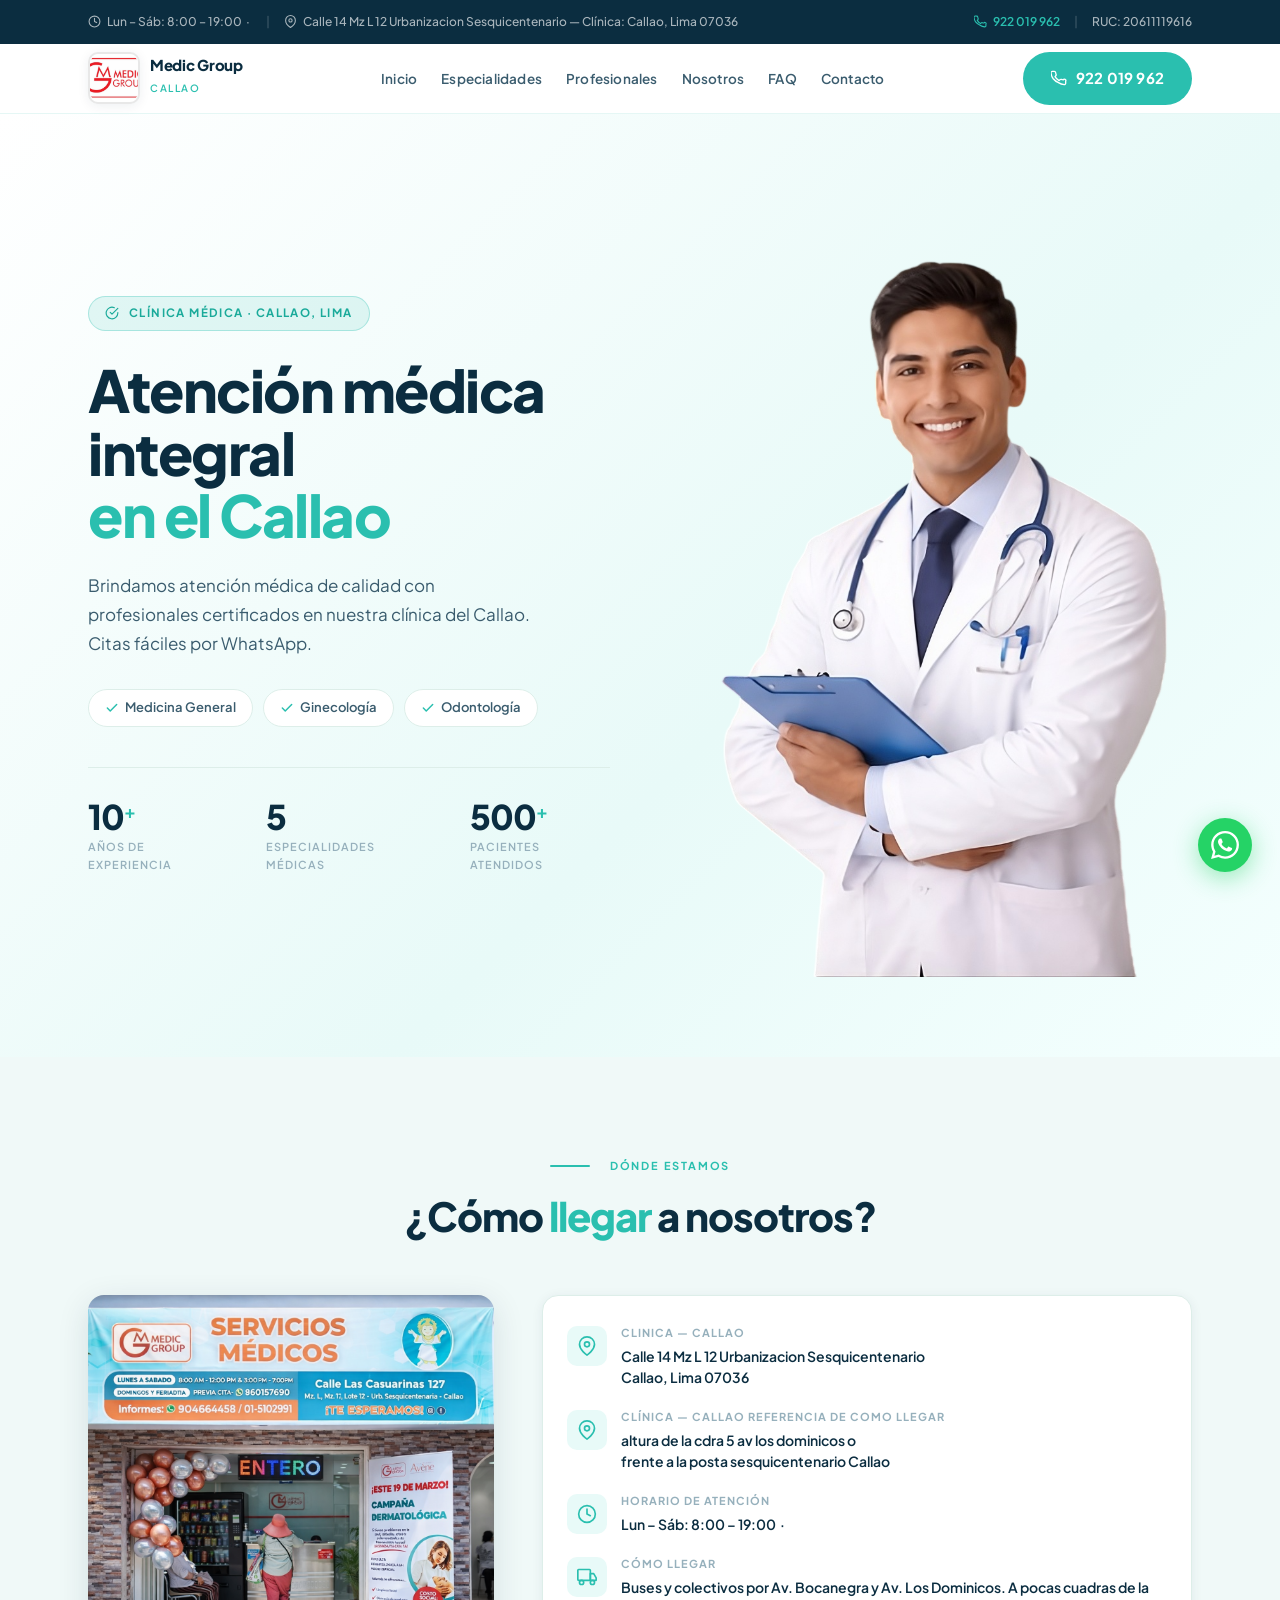
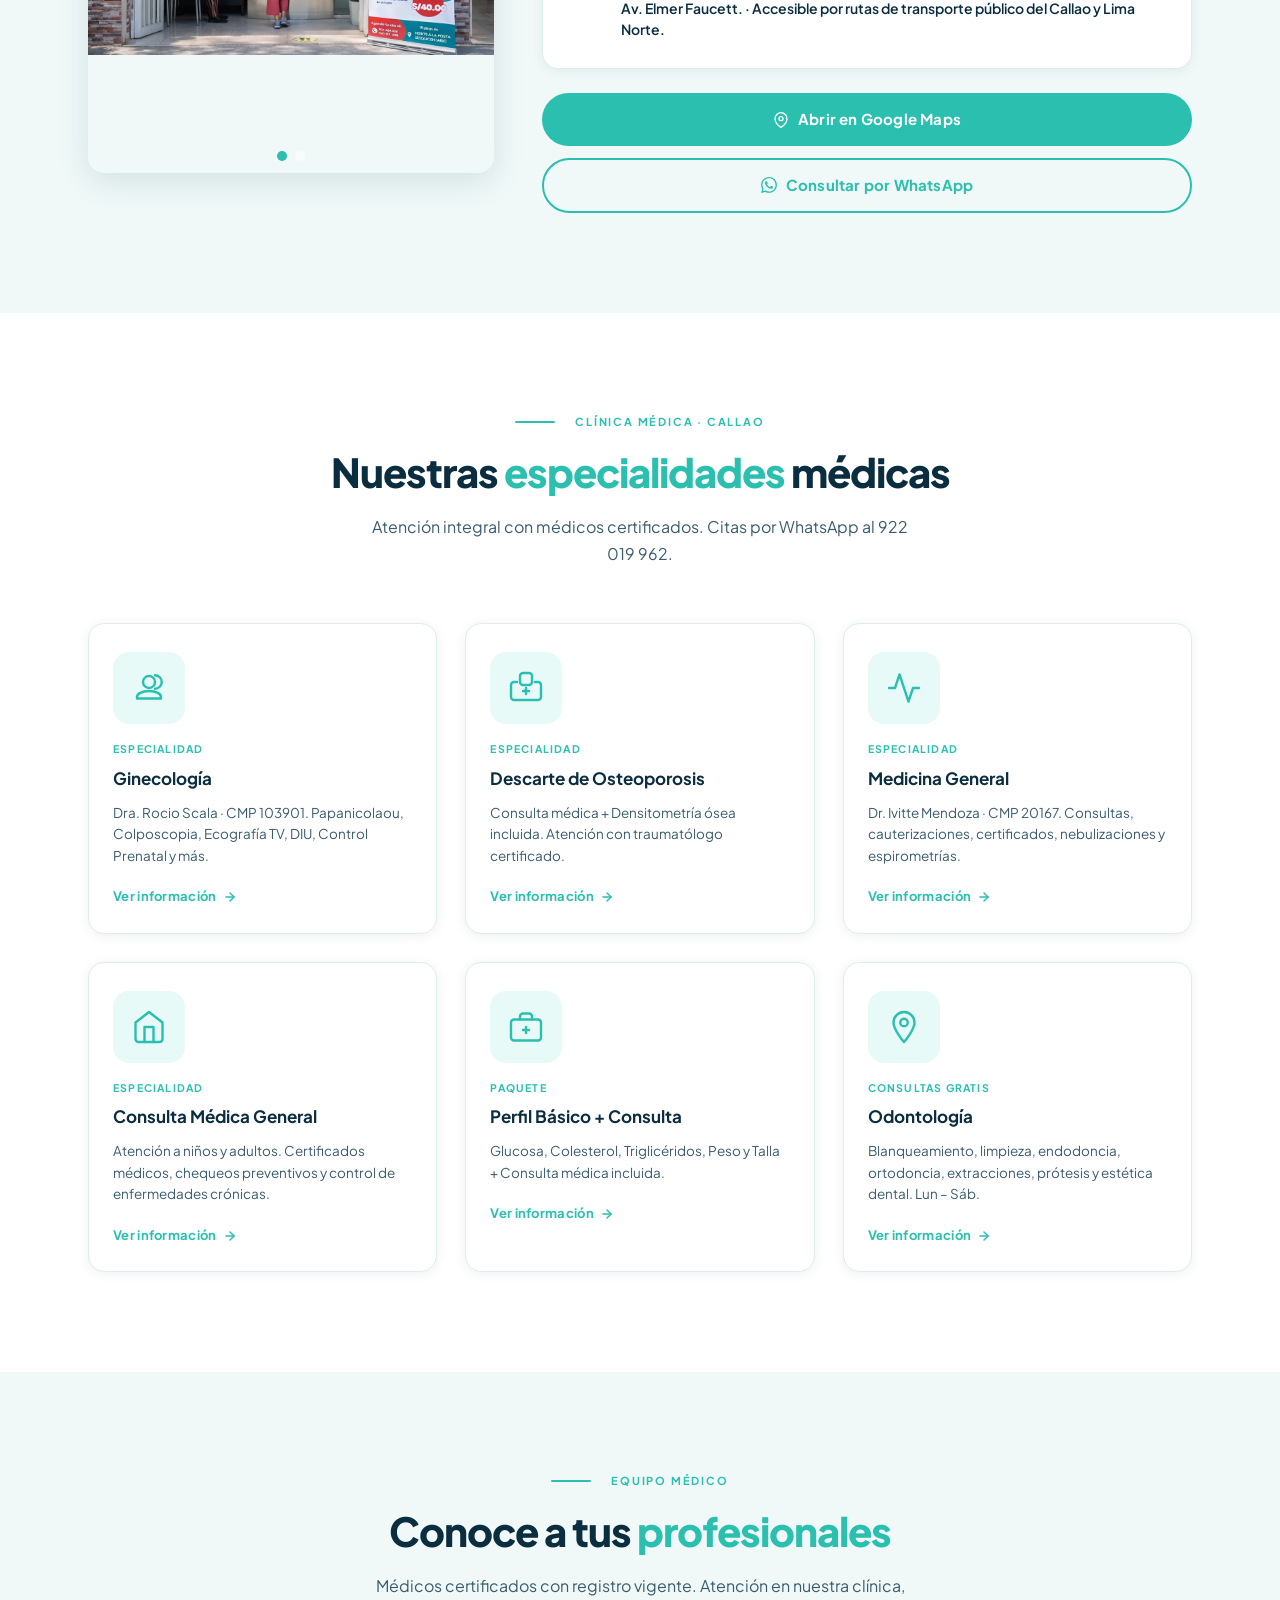
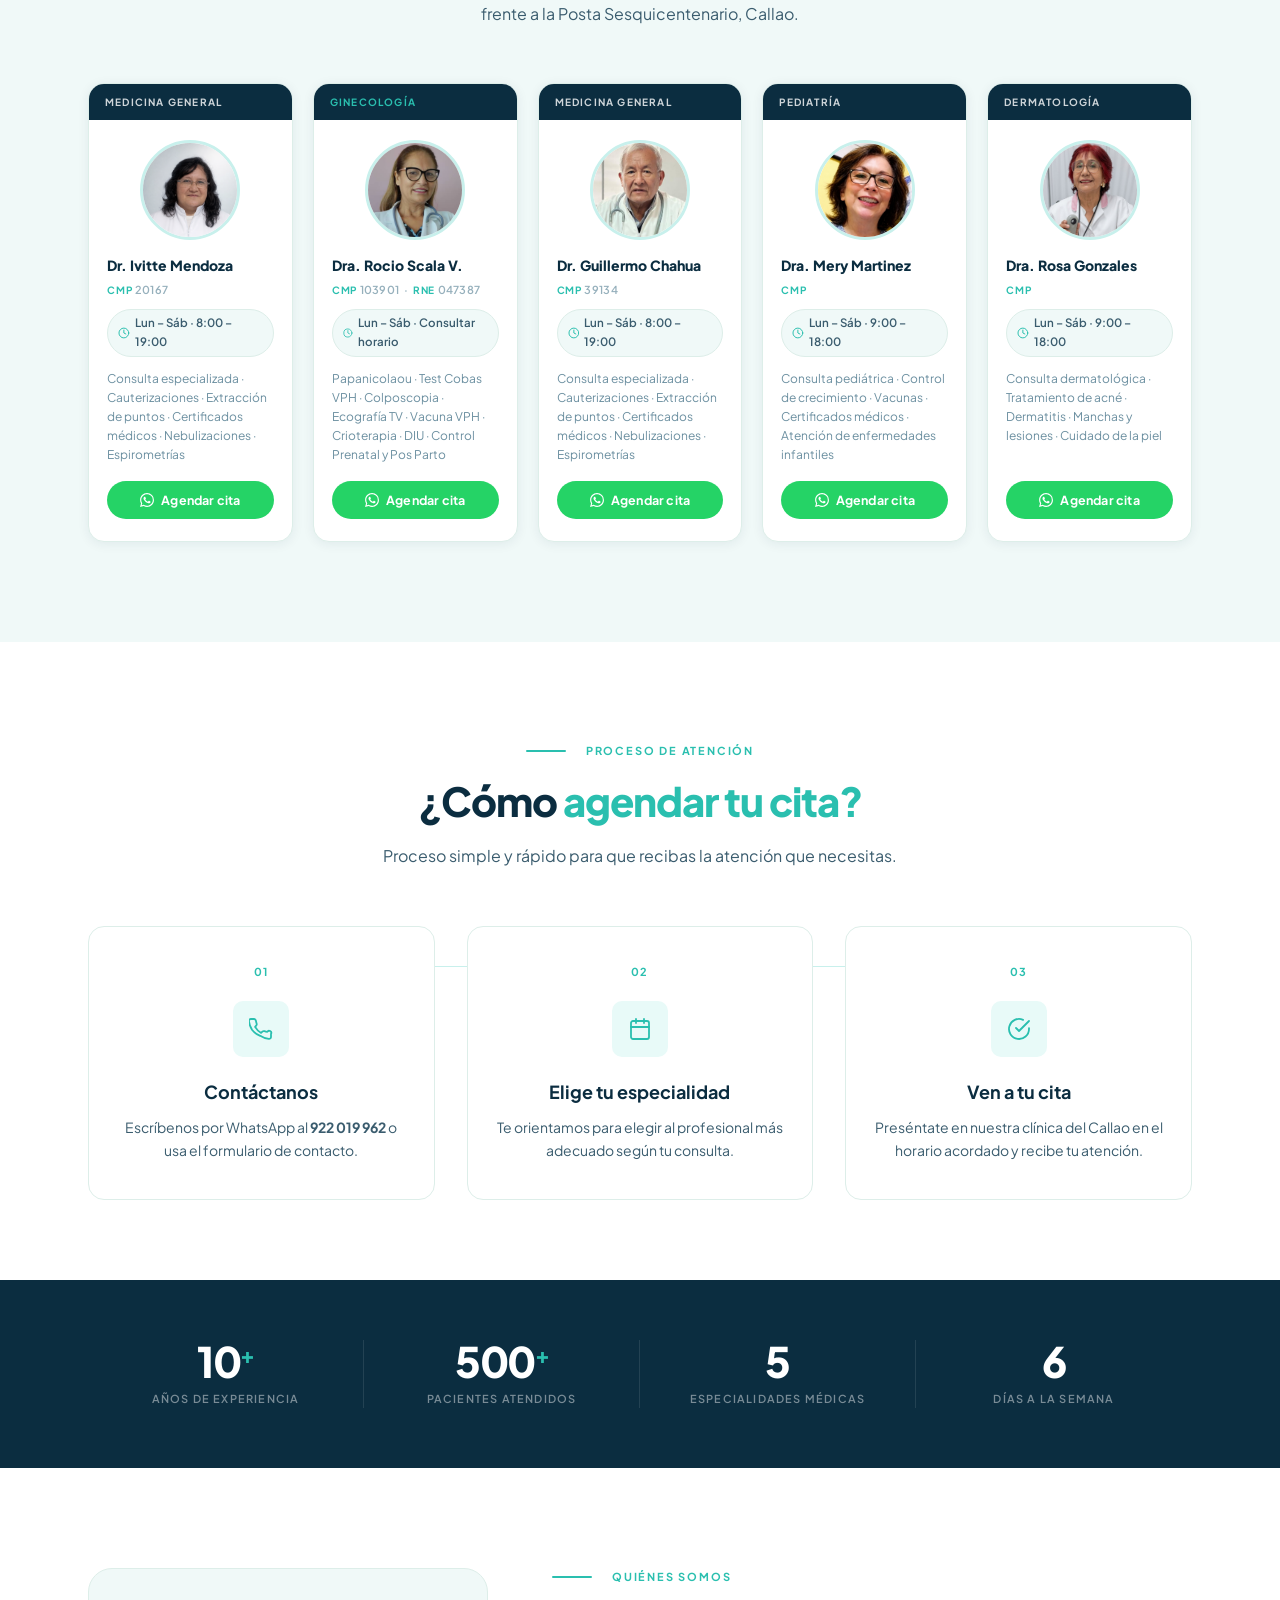
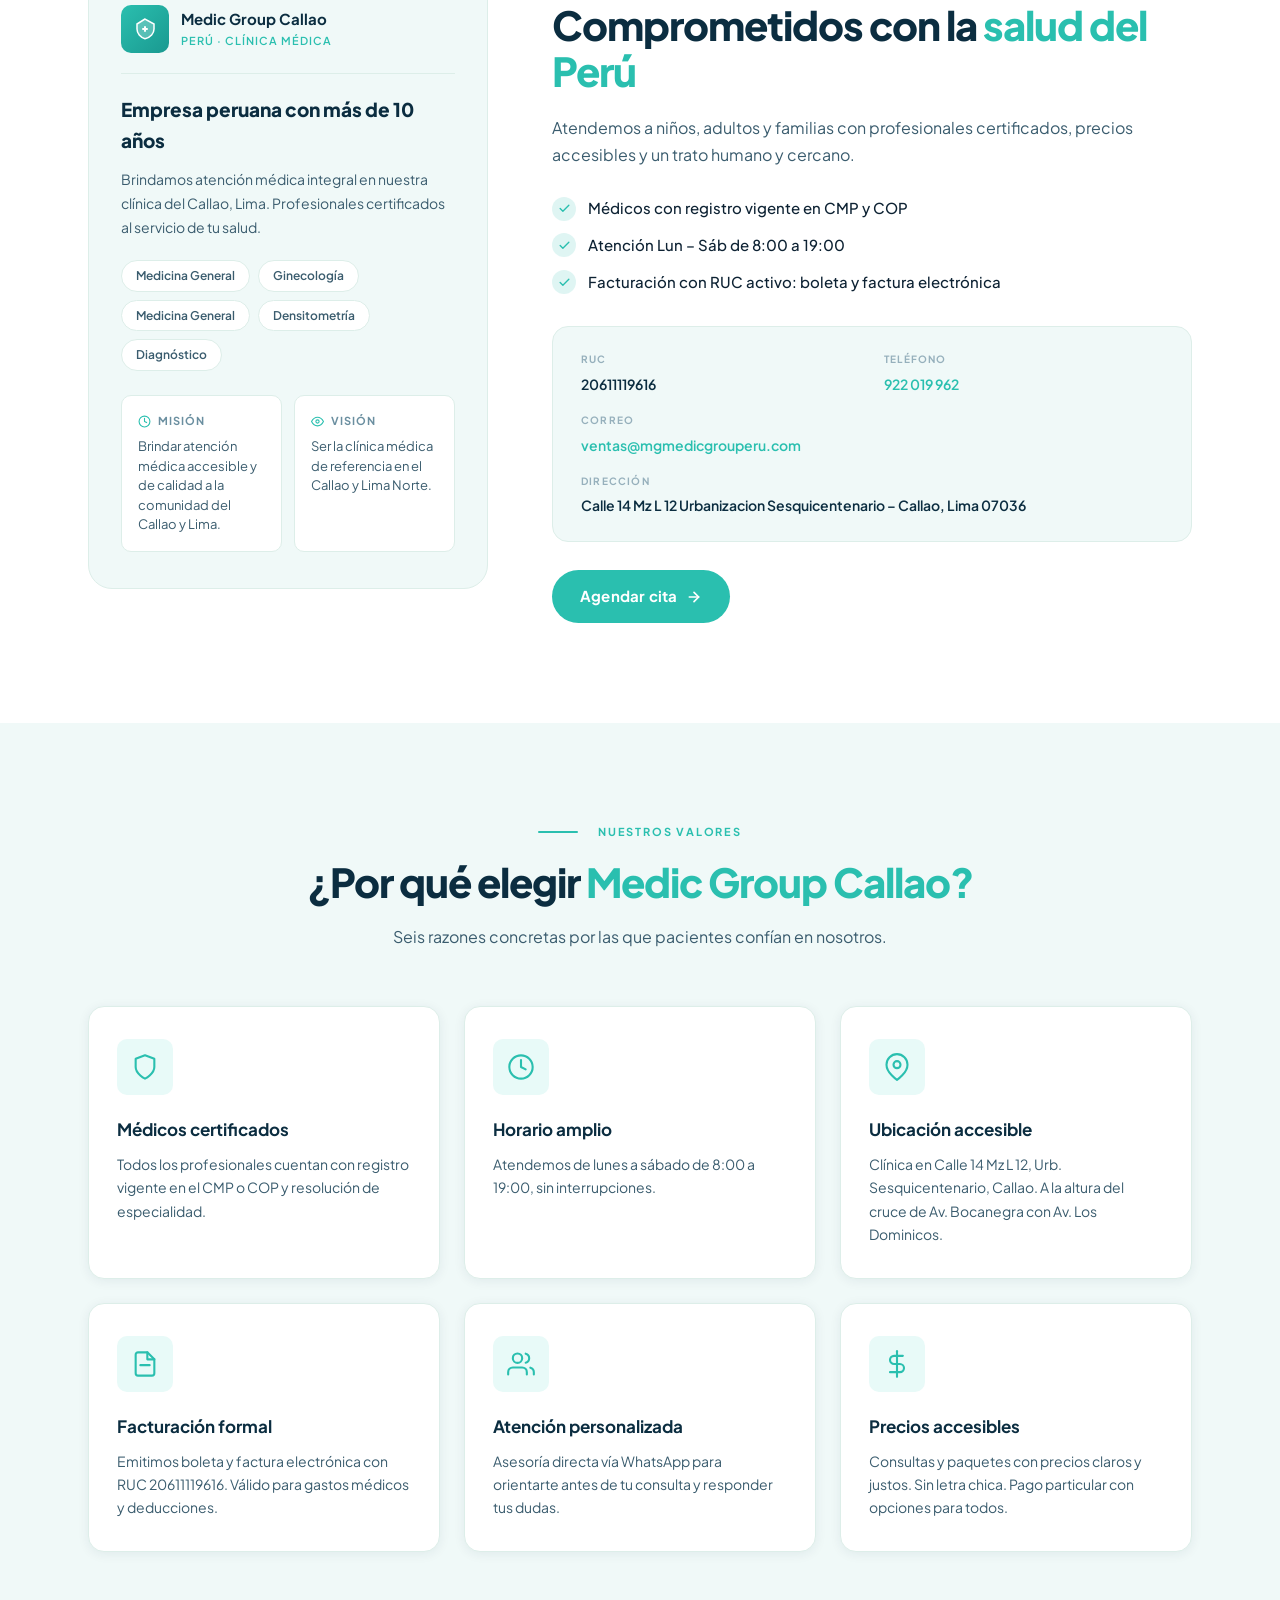
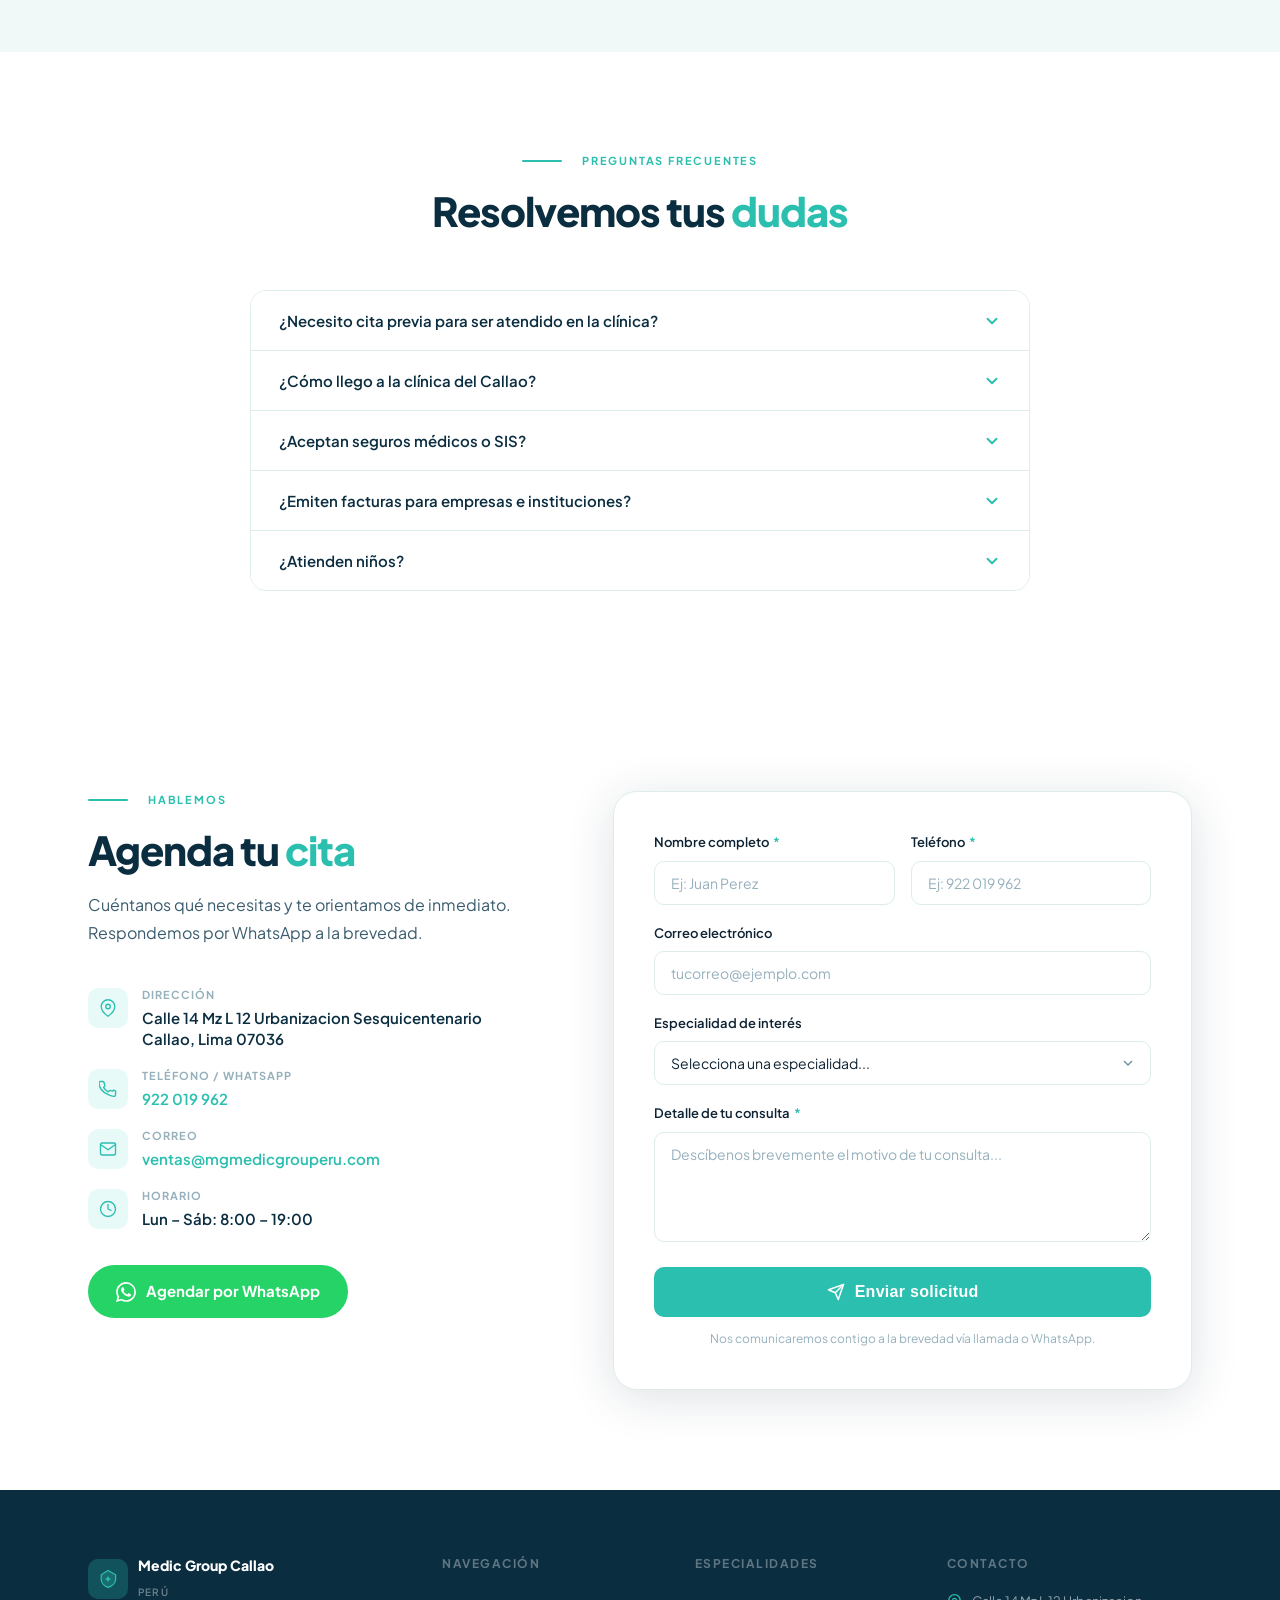
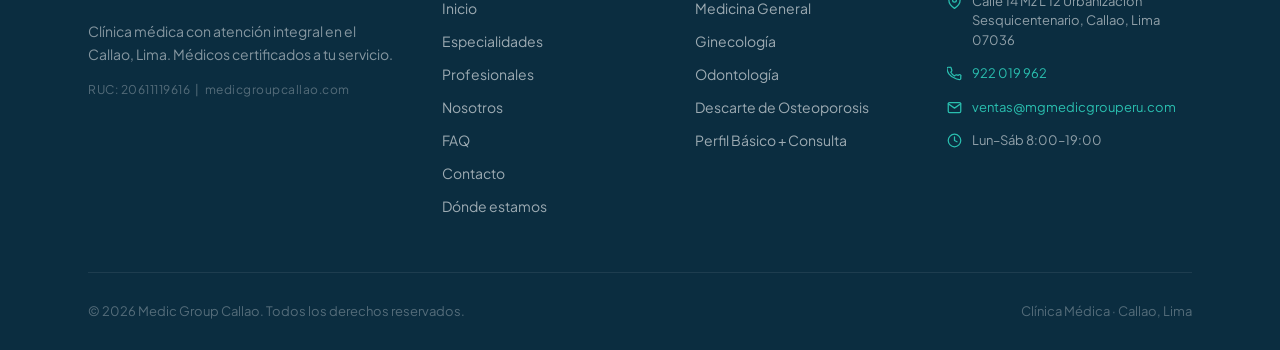
<file: index.html>
<!DOCTYPE html>
<html lang="es">
<head>
  <meta charset="UTF-8">
  <meta name="viewport" content="width=device-width, initial-scale=1.0">

  <title>Medic Group Callao — Clínica</title>
  
  <meta name="description" content="Clínica médica en el Callao con atención en Medicina General, Ginecología y Odontología. Médicos certificados. Citas por WhatsApp.">

  <link rel="icon" href="logo.png" sizes="32x32">

  <script type="application/ld+json">
  {
    "@context": "https://schema.org",
    "@type": "MedicalClinic",
    "name": "Medic Group Callao",
    "url": "https://medicgroupcallao.com",
    "logo": "https://medicgroupcallao.com/logo.png"
  }
  </script>

  <link rel="preconnect" href="https://fonts.googleapis.com">
  <link rel="preconnect" href="https://fonts.gstatic.com" crossorigin>
  <link href="https://fonts.googleapis.com/css2?family=Plus+Jakarta+Sans:wght@300;400;500;600;700;800&display=swap" rel="stylesheet">
  <link rel="stylesheet" href="styles.css">
  <link rel="stylesheet" href="animations.css">
</head>
<body>

<!-- WA FLOTANTE -->
<a href="https://wa.me/51922019962" target="_blank" class="fab-wa" aria-label="WhatsApp">
  <svg viewBox="0 0 24 24" fill="#fff" width="28" height="28"><path d="M17.472 14.382c-.297-.149-1.758-.867-2.03-.967-.273-.099-.471-.148-.67.15-.197.297-.767.966-.94 1.164-.173.199-.347.223-.644.075-.297-.15-1.255-.463-2.39-1.475-.883-.788-1.48-1.761-1.653-2.059-.173-.297-.018-.458.13-.606.134-.133.298-.347.446-.52.149-.174.198-.298.298-.497.099-.198.05-.371-.025-.52-.075-.149-.669-1.612-.916-2.207-.242-.579-.487-.5-.669-.51-.173-.008-.371-.01-.57-.01-.198 0-.52.074-.792.372-.272.297-1.04 1.016-1.04 2.479 0 1.462 1.065 2.875 1.213 3.074.149.198 2.096 3.2 5.077 4.487.709.306 1.262.489 1.694.625.712.227 1.36.195 1.871.118.571-.085 1.758-.719 2.006-1.413.248-.694.248-1.289.173-1.413-.074-.124-.272-.198-.57-.347m-5.421 7.403h-.004a9.87 9.87 0 01-5.031-1.378l-.361-.214-3.741.982.998-3.648-.235-.374a9.86 9.86 0 01-1.51-5.26c.001-5.45 4.436-9.884 9.888-9.884 2.64 0 5.122 1.03 6.988 2.898a9.825 9.825 0 012.893 6.994c-.003 5.45-4.437 9.884-9.885 9.884m8.413-18.297A11.815 11.815 0 0012.05 0C5.495 0 .16 5.335.157 11.892c0 2.096.547 4.142 1.588 5.945L.057 24l6.305-1.654a11.882 11.882 0 005.683 1.448h.005c6.554 0 11.89-5.335 11.893-11.893a11.821 11.821 0 00-3.48-8.413z"/></svg>
</a>

<!-- MODAL -->
<div class="modal-overlay" id="modalOverlay" onclick="closeModal()">
  <div class="modal-box" onclick="event.stopPropagation()">
    <button class="modal-close" onclick="closeModal()">
      <svg viewBox="0 0 24 24" fill="none" stroke="currentColor" stroke-width="2.5" stroke-linecap="round" stroke-linejoin="round" width="18" height="18"><line x1="18" y1="6" x2="6" y2="18"/><line x1="6" y1="6" x2="18" y2="18"/></svg>
    </button>
    <div class="modal-header">
      <div class="modal-header-icon" id="modalIcon">
        <svg viewBox="0 0 24 24" fill="none" stroke="currentColor" stroke-width="1.6" stroke-linecap="round" stroke-linejoin="round" width="32" height="32"><path d="M22 12h-4l-3 9L9 3l-3 9H2"/></svg>
      </div>
      <div class="modal-tag" id="modalTag"></div>
      <h3 class="modal-title" id="modalTitle"></h3>
    </div>
    <div class="modal-body">
      <p class="modal-desc" id="modalDesc"></p>
      <a id="modalBtn" href="#" target="_blank" class="modal-wa-btn">
        <svg viewBox="0 0 24 24" fill="currentColor" width="20" height="20"><path d="M17.472 14.382c-.297-.149-1.758-.867-2.03-.967-.273-.099-.471-.148-.67.15-.197.297-.767.966-.94 1.164-.173.199-.347.223-.644.075-.297-.15-1.255-.463-2.39-1.475-.883-.788-1.48-1.761-1.653-2.059-.173-.297-.018-.458.13-.606.134-.133.298-.347.446-.52.149-.174.198-.298.298-.497.099-.198.05-.371-.025-.52-.075-.149-.669-1.612-.916-2.207-.242-.579-.487-.5-.669-.51-.173-.008-.371-.01-.57-.01-.198 0-.52.074-.792.372-.272.297-1.04 1.016-1.04 2.479 0 1.462 1.065 2.875 1.213 3.074.149.198 2.096 3.2 5.077 4.487.709.306 1.262.489 1.694.625.712.227 1.36.195 1.871.118.571-.085 1.758-.719 2.006-1.413.248-.694.248-1.289.173-1.413-.074-.124-.272-.198-.57-.347m-5.421 7.403h-.004a9.87 9.87 0 01-5.031-1.378l-.361-.214-3.741.982.998-3.648-.235-.374a9.86 9.86 0 01-1.51-5.26c.001-5.45 4.436-9.884 9.888-9.884 2.64 0 5.122 1.03 6.988 2.898a9.825 9.825 0 012.893 6.994c-.003 5.45-4.437 9.884-9.885 9.884m8.413-18.297A11.815 11.815 0 0012.05 0C5.495 0 .16 5.335.157 11.892c0 2.096.547 4.142 1.588 5.945L.057 24l6.305-1.654a11.882 11.882 0 005.683 1.448h.005c6.554 0 11.89-5.335 11.893-11.893a11.821 11.821 0 00-3.48-8.413z"/></svg>
        Agendar cita por WhatsApp
      </a>
    </div>
  </div>
</div>

<!-- TOP BAR -->
<div class="topbar">
  <div class="container">
    <div class="topbar-inner">
      <div class="topbar-left">
        <span class="topbar-item">
          <svg viewBox="0 0 24 24" fill="none" stroke="currentColor" stroke-width="2" stroke-linecap="round" stroke-linejoin="round" width="13" height="13"><circle cx="12" cy="12" r="10"/><polyline points="12 6 12 12 16 14"/></svg>
          Lun &ndash; S&aacute;b: 8:00 &ndash; 19:00 &nbsp;&middot;&nbsp; 
        </span>
        <span class="topbar-divider">|</span>
        <span class="topbar-item">
          <svg viewBox="0 0 24 24" fill="none" stroke="currentColor" stroke-width="2" stroke-linecap="round" stroke-linejoin="round" width="13" height="13"><path d="M21 10c0 7-9 13-9 13s-9-6-9-13a9 9 0 0118 0z"/><circle cx="12" cy="10" r="3"/></svg>
          Calle 14 Mz L 12 Urbanizacion Sesquicentenario &mdash; Cl&iacute;nica: Callao, Lima 07036
        </span>
      </div>
      <div class="topbar-right">
        <a href="tel:51922019962" class="topbar-item topbar-link">
          <svg viewBox="0 0 24 24" fill="none" stroke="currentColor" stroke-width="2" stroke-linecap="round" stroke-linejoin="round" width="13" height="13"><path d="M22 16.92v3a2 2 0 01-2.18 2 19.79 19.79 0 01-8.63-3.07A19.5 19.5 0 013 12.72a19.79 19.79 0 01-3.07-8.67A2 2 0 011.9 2h3a2 2 0 012 1.72c.127.96.361 1.903.7 2.81a2 2 0 01-.45 2.11L6.09 9.91a16 16 0 006 6l1.27-1.27a2 2 0 012.11-.45c.907.339 1.85.573 2.81.7A2 2 0 0122 16.92z"/></svg>
          922 019 962
        </a>
        <span class="topbar-divider">|</span>
        <span class="topbar-item">RUC: 20611119616</span>
      </div>
    </div>
  </div>
</div>

<!-- NAVBAR -->
<nav class="navbar" id="navbar">
  <div class="container">
    <div class="nav-wrapper">
      <a href="#inicio" class="logo-mark">
        <div class="logo-icon">
        <img src="logo.png" alt="Logo Medic Group Callao" style="width:44px;height:44px;object-fit:contain;border-radius:10px;">
        </div>
        <div class="logo-text">
          <strong>Medic Group </strong>
          <span>Callao</span>
        </div>
      </a>
      <ul class="nav-links" role="list">
        <li><a href="#inicio"         class="nav-link">Inicio</a></li>
        <li><a href="#especialidades" class="nav-link">Especialidades</a></li>
        <li><a href="#profesionales"  class="nav-link">Profesionales</a></li>
        <li><a href="#nosotros"       class="nav-link">Nosotros</a></li>
        <li><a href="#faq"            class="nav-link">FAQ</a></li>
        <li><a href="#contacto"       class="nav-link">Contacto</a></li>
      </ul>
      <a href="tel:51922019962" class="btn-phone btn-primary">
        <svg viewBox="0 0 24 24" fill="none" stroke="currentColor" stroke-width="2" stroke-linecap="round" stroke-linejoin="round" width="15" height="15"><path d="M22 16.92v3a2 2 0 01-2.18 2 19.79 19.79 0 01-8.63-3.07A19.5 19.5 0 013 12.72a19.79 19.79 0 01-3.07-8.67A2 2 0 011.9 2h3a2 2 0 012 1.72c.127.96.361 1.903.7 2.81a2 2 0 01-.45 2.11L6.09 9.91a16 16 0 006 6l1.27-1.27a2 2 0 012.11-.45c.907.339 1.85.573 2.81.7A2 2 0 0122 16.92z"/></svg>
        922 019 962
      </a>
      <button class="hamburger" id="hamburger" aria-label="Menu">
        <span></span><span></span><span></span>
      </button>
    </div>
    <div class="mobile-nav" id="mobileNav">
      <a href="#inicio"         class="nav-link">Inicio</a>
      <a href="#especialidades" class="nav-link">Especialidades</a>
      <a href="#profesionales"  class="nav-link">Profesionales</a>
      <a href="#nosotros"       class="nav-link">Nosotros</a>
      <a href="#faq"            class="nav-link">FAQ</a>
      <a href="#contacto"       class="nav-link">Contacto</a>
      <a href="#ubicacion"      class="nav-link">D&oacute;nde estamos</a>
      <a href="tel:51922019962" class="btn-phone btn-primary mobile-nav-phone">922 019 962</a>
    </div>
  </div>
</nav>

<!-- HERO -->
<section class="hero" id="inicio">
  <div class="container">
    <div class="hero-grid">
      <div class="hero-text-col">
        <div class="hero-label">
          <svg viewBox="0 0 24 24" fill="none" stroke="currentColor" stroke-width="2" stroke-linecap="round" stroke-linejoin="round" width="14" height="14"><path d="M22 11.08V12a10 10 0 11-5.93-9.14"/><polyline points="22 4 12 14.01 9 11.01"/></svg>
          Cl&iacute;nica M&eacute;dica &middot; Callao, Lima
        </div>
        <h1 class="hero-title">Atenci&oacute;n m&eacute;dica<br>integral<br><span class="accent">en el Callao</span></h1>
        <p class="hero-desc">Brindamos atenci&oacute;n m&eacute;dica de calidad con profesionales certificados en nuestra cl&iacute;nica del Callao. Citas f&aacute;ciles por WhatsApp.</p>
        <div class="hero-tags">
          <span class="tag-chip"><svg viewBox="0 0 24 24" fill="none" stroke="currentColor" stroke-width="2.5" stroke-linecap="round" stroke-linejoin="round" width="13" height="13"><polyline points="20 6 9 17 4 12"/></svg>Medicina General</span>
          <span class="tag-chip"><svg viewBox="0 0 24 24" fill="none" stroke="currentColor" stroke-width="2.5" stroke-linecap="round" stroke-linejoin="round" width="13" height="13"><polyline points="20 6 9 17 4 12"/></svg>Ginecolog&iacute;a</span>
          <span class="tag-chip"><svg viewBox="0 0 24 24" fill="none" stroke="currentColor" stroke-width="2.5" stroke-linecap="round" stroke-linejoin="round" width="13" height="13"><polyline points="20 6 9 17 4 12"/></svg>Odontolog&iacute;a</span>
        </div>
        <div class="hero-stats">
          <div class="stat-item"><div class="stat-number">10<sup>+</sup></div><div class="stat-label">A&ntilde;os de Experiencia</div></div>
          <div class="stat-item"><div class="stat-number">5</div><div class="stat-label">Especialidades M&eacute;dicas</div></div>
          <div class="stat-item"><div class="stat-number">500<sup>+</sup></div><div class="stat-label">Pacientes Atendidos</div></div>
        </div>
      </div>
      <div class="hero-img-col">
        <div class="hero-img-wrap">
         <img src="doctor.jpg" alt="Medic Group Callao" loading="eager" style="width:100%;border-radius:20px;">
        </div>
      </div>
    </div>
  </div>
</section>

<!-- UBICACION -->
<section class="ubicacion" id="ubicacion">
  <div class="container">
    <div class="section-header">
      <div class="section-label reveal"><span class="label-line"></span>D&oacute;nde Estamos</div>
      <h2 class="section-title reveal delay-1">&iquest;C&oacute;mo <span class="accent">llegar</span> a nosotros?</h2>
    </div>
    <div class="ubicacion-grid">
      <div class="ubi-slider" style="border-radius:16px; overflow:hidden; margin-bottom:40px; box-shadow:0 8px 32px rgba(11,45,64,.12); position:relative;">
  <div class="ubi-slider-track" id="ubiTrack" style="display:flex; transition:transform 0.5s ease;">
    <div style="min-width:100%; height:360px;">
      <img src="local.jpg" alt="Local Medic Group Callao" style="width:100%; height:100%; object-fit:cover; display:block;">
    </div>
    <div style="min-width:100%; height:360px;">
      <iframe src="https://www.google.com/maps/embed?pb=!1m18!1m12!1m3!1d243.8!2d-77.0968317!3d-12.009568!2m3!1f0!2f0!3f0!3m2!1i1024!2i768!4f13.1!3m3!1m2!1s0x9105cb93cf0d8053%3A0x4ebf95f88d920b00!2sMEDIC%20GROUP%20CALLAO!5e0!3m2!1ses!2spe!4v1711234567890" width="100%" height="100%" style="border:0; display:block;" allowfullscreen="" loading="lazy"></iframe>
    </div>
  </div>
  <div style="position:absolute; bottom:12px; left:50%; transform:translateX(-50%); display:flex; gap:8px;">
    <span onclick="ubiSlide(0)" id="ubiDot0" style="width:10px;height:10px;border-radius:50%;background:#2ABFAF;cursor:pointer;display:block;"></span>
    <span onclick="ubiSlide(1)" id="ubiDot1" style="width:10px;height:10px;border-radius:50%;background:rgba(255,255,255,.6);cursor:pointer;display:block;"></span>
  </div>
</div>
      <div class="ubicacion-info reveal-left">
        <div class="ubicacion-detail-card">
          <div class="ubi-item">
            <div class="ubi-icon"><svg viewBox="0 0 24 24" fill="none" stroke="currentColor" stroke-width="2" stroke-linecap="round" stroke-linejoin="round" width="20" height="20"><path d="M21 10c0 7-9 13-9 13s-9-6-9-13a9 9 0 0118 0z"/><circle cx="12" cy="10" r="3"/></svg></div>
            <div>
              <div class="ubi-label">Clinica &mdash; Callao</div>
              <div class="ubi-value">Calle 14 Mz L 12 Urbanizacion Sesquicentenario <br>Callao, Lima 07036</div>
            </div>
          </div>
          <div class="ubi-item">
            <div class="ubi-icon"><svg viewBox="0 0 24 24" fill="none" stroke="currentColor" stroke-width="2" stroke-linecap="round" stroke-linejoin="round" width="20" height="20"><path d="M21 10c0 7-9 13-9 13s-9-6-9-13a9 9 0 0118 0z"/><circle cx="12" cy="10" r="3"/></svg></div>
            <div>
              <div class="ubi-label">Cl&iacute;nica &mdash; Callao referencia de como llegar</div>
              <div class="ubi-value">altura de la cdra 5 av los dominicos o <br>frente a la posta sesquicentenario Callao</div>
            </div>
          </div>
          <div class="ubi-item">
            <div class="ubi-icon"><svg viewBox="0 0 24 24" fill="none" stroke="currentColor" stroke-width="2" stroke-linecap="round" stroke-linejoin="round" width="20" height="20"><circle cx="12" cy="12" r="10"/><polyline points="12 6 12 12 16 14"/></svg></div>
            <div>
              <div class="ubi-label">Horario de atenci&oacute;n</div>
              <div class="ubi-value">Lun &ndash; S&aacute;b: 8:00 &ndash; 19:00 &nbsp;&middot;&nbsp; </div>
            </div>
          </div>
          <div class="ubi-item">
            <div class="ubi-icon"><svg viewBox="0 0 24 24" fill="none" stroke="currentColor" stroke-width="2" stroke-linecap="round" stroke-linejoin="round" width="20" height="20"><rect x="1" y="3" width="15" height="13" rx="1"/><path d="M16 8h4l3 5v3h-7V8z"/><circle cx="5.5" cy="18.5" r="2.5"/><circle cx="18.5" cy="18.5" r="2.5"/></svg></div>
            <div>
              <div class="ubi-label">C&oacute;mo llegar</div>
              <div class="ubi-value">Buses y colectivos por Av. Bocanegra y Av. Los Dominicos. A pocas cuadras de la Av. Elmer Faucett. &middot; Accesible por rutas de transporte público del Callao y Lima Norte.</div>
            </div>
          </div>
        </div>
        <div class="ubi-actions">
          <a href="https://www.google.com/maps/place/MEDIC+GROUP+CALLAO/@-12.0098948,-77.0972987,18.5z/data=!4m14!1m7!3m6!1s0x9105ce83534fdc79:0x15536e7803db88d2!2sEl+Gran+Molino!8m2!3d-12.0101632!4d-77.0969449!16s%2Fg%2F1tf76l1h!3m5!1s0x9105cb93cf0d8053:0x4ebf95f88d920b00!8m2!3d-12.009568!4d-77.0968317!16s%2Fg%2F11xvz34r8t?hl=es&entry=ttu" target="_blank" class="btn-primary">
            <svg viewBox="0 0 24 24" fill="none" stroke="currentColor" stroke-width="2" stroke-linecap="round" stroke-linejoin="round" width="16" height="16"><path d="M21 10c0 7-9 13-9 13s-9-6-9-13a9 9 0 0118 0z"/><circle cx="12" cy="10" r="3"/></svg>
            Abrir en Google Maps
          </a>
          <a href="https://wa.me/51922019962?text=Hola%2C%20quiero%20saber%20c%C3%B3mo%20llegar%20a%20su%20local" target="_blank" class="btn-outline">
            <svg viewBox="0 0 24 24" fill="currentColor" width="16" height="16"><path d="M17.472 14.382c-.297-.149-1.758-.867-2.03-.967-.273-.099-.471-.148-.67.15-.197.297-.767.966-.94 1.164-.173.199-.347.223-.644.075-.297-.15-1.255-.463-2.39-1.475-.883-.788-1.48-1.761-1.653-2.059-.173-.297-.018-.458.13-.606.134-.133.298-.347.446-.52.149-.174.198-.298.298-.497.099-.198.05-.371-.025-.52-.075-.149-.669-1.612-.916-2.207-.242-.579-.487-.5-.669-.51-.173-.008-.371-.01-.57-.01-.198 0-.52.074-.792.372-.272.297-1.04 1.016-1.04 2.479 0 1.462 1.065 2.875 1.213 3.074.149.198 2.096 3.2 5.077 4.487.709.306 1.262.489 1.694.625.712.227 1.36.195 1.871.118.571-.085 1.758-.719 2.006-1.413.248-.694.248-1.289.173-1.413-.074-.124-.272-.198-.57-.347m-5.421 7.403h-.004a9.87 9.87 0 01-5.031-1.378l-.361-.214-3.741.982.998-3.648-.235-.374a9.86 9.86 0 01-1.51-5.26c.001-5.45 4.436-9.884 9.888-9.884 2.64 0 5.122 1.03 6.988 2.898a9.825 9.825 0 012.893 6.994c-.003 5.45-4.437 9.884-9.885 9.884m8.413-18.297A11.815 11.815 0 0012.05 0C5.495 0 .16 5.335.157 11.892c0 2.096.547 4.142 1.588 5.945L.057 24l6.305-1.654a11.882 11.882 0 005.683 1.448h.005c6.554 0 11.89-5.335 11.893-11.893a11.821 11.821 0 00-3.48-8.413z"/></svg>
            Consultar por WhatsApp
          </a>
        </div>
      </div>
    </div>
  </div>
</section>

<!-- ESPECIALIDADES -->
<section class="especialidades" id="especialidades">
  <div class="container">
    <div class="section-header">
      <div class="section-label reveal"><span class="label-line"></span>Cl&iacute;nica M&eacute;dica &middot; Callao</div>
      <h2 class="section-title reveal delay-1">Nuestras <span class="accent">especialidades</span> m&eacute;dicas</h2>
      <p class="section-desc reveal delay-2">Atenci&oacute;n integral con m&eacute;dicos certificados. Citas por WhatsApp al 922 019 962.</p>
    </div>
    <div class="spec-grid">
      <div class="spec-card reveal delay-1" onclick="openModal(0)">
        <div class="spec-card-icon">
          <svg viewBox="0 0 24 24" fill="none" stroke="currentColor" stroke-width="1.6" stroke-linecap="round" stroke-linejoin="round" width="36" height="36"><circle cx="12" cy="8" r="4"/><path d="M12 14c-5 0-8 2-8 4v1h16v-1c0-2-3-4-8-4z"/><path d="M16 3.5a4 4 0 010 9"/></svg>
        </div>
        <div class="spec-card-body">
          <div class="spec-card-tag">Especialidad</div>
          <div class="spec-card-title">Ginecolog&iacute;a</div>
          <p class="spec-card-desc">Dra. Rocio Scala &middot; CMP 103901. Papanicolaou, Colposcopia, Ecograf&iacute;a TV, DIU, Control Prenatal y m&aacute;s.</p>
          <span class="spec-card-link">Ver informaci&oacute;n <svg viewBox="0 0 24 24" fill="none" stroke="currentColor" stroke-width="2.5" stroke-linecap="round" stroke-linejoin="round" width="14" height="14"><line x1="5" y1="12" x2="19" y2="12"/><polyline points="12 5 19 12 12 19"/></svg></span>
        </div>
      </div>
      <div class="spec-card reveal delay-2" onclick="openModal(1)">
        <div class="spec-card-icon">
          <svg viewBox="0 0 24 24" fill="none" stroke="currentColor" stroke-width="1.6" stroke-linecap="round" stroke-linejoin="round" width="36" height="36"><path d="M18 8h2a2 2 0 012 2v8a2 2 0 01-2 2H4a2 2 0 01-2-2v-8a2 2 0 012-2h2"/><rect x="8" y="2" width="8" height="8" rx="2"/><path d="M12 12v4M10 14h4"/></svg>
        </div>
        <div class="spec-card-body">
          <div class="spec-card-tag">Especialidad</div>
          <div class="spec-card-title">Descarte de Osteoporosis</div>
          <p class="spec-card-desc">Consulta m&eacute;dica + Densitometr&iacute;a &oacute;sea incluida. Atenci&oacute;n con traumat&oacute;logo certificado.</p>
          <span class="spec-card-link">Ver informaci&oacute;n <svg viewBox="0 0 24 24" fill="none" stroke="currentColor" stroke-width="2.5" stroke-linecap="round" stroke-linejoin="round" width="14" height="14"><line x1="5" y1="12" x2="19" y2="12"/><polyline points="12 5 19 12 12 19"/></svg></span>
        </div>
      </div>
      <div class="spec-card reveal delay-3" onclick="openModal(2)">
        <div class="spec-card-icon">
          <svg viewBox="0 0 24 24" fill="none" stroke="currentColor" stroke-width="1.6" stroke-linecap="round" stroke-linejoin="round" width="36" height="36"><path d="M22 12h-4l-3 9L9 3l-3 9H2"/></svg>
        </div>
        <div class="spec-card-body">
          <div class="spec-card-tag">Especialidad</div>
          <div class="spec-card-title">Medicina General</div>
          <p class="spec-card-desc">Dr. Ivitte Mendoza &middot; CMP 20167. Consultas, cauterizaciones, certificados, nebulizaciones y espirometr&iacute;as.</p>
          <span class="spec-card-link">Ver informaci&oacute;n <svg viewBox="0 0 24 24" fill="none" stroke="currentColor" stroke-width="2.5" stroke-linecap="round" stroke-linejoin="round" width="14" height="14"><line x1="5" y1="12" x2="19" y2="12"/><polyline points="12 5 19 12 12 19"/></svg></span>
        </div>
      </div>
      <div class="spec-card reveal delay-1" onclick="openModal(3)">
        <div class="spec-card-icon">
          <svg viewBox="0 0 24 24" fill="none" stroke="currentColor" stroke-width="1.6" stroke-linecap="round" stroke-linejoin="round" width="36" height="36"><path d="M3 9l9-7 9 7v11a2 2 0 01-2 2H5a2 2 0 01-2-2z"/><polyline points="9 22 9 12 15 12 15 22"/></svg>
        </div>
        <div class="spec-card-body">
          <div class="spec-card-tag">Especialidad</div>
          <div class="spec-card-title">Consulta M&eacute;dica General</div>
          <p class="spec-card-desc">Atenci&oacute;n a ni&ntilde;os y adultos. Certificados m&eacute;dicos, chequeos preventivos y control de enfermedades cr&oacute;nicas.</p>
          <span class="spec-card-link">Ver informaci&oacute;n <svg viewBox="0 0 24 24" fill="none" stroke="currentColor" stroke-width="2.5" stroke-linecap="round" stroke-linejoin="round" width="14" height="14"><line x1="5" y1="12" x2="19" y2="12"/><polyline points="12 5 19 12 12 19"/></svg></span>
        </div>
      </div>
      <div class="spec-card reveal delay-2" onclick="openModal(4)">
        <div class="spec-card-icon">
          <svg viewBox="0 0 24 24" fill="none" stroke="currentColor" stroke-width="1.6" stroke-linecap="round" stroke-linejoin="round" width="36" height="36"><rect x="2" y="7" width="20" height="14" rx="2"/><path d="M16 7V5a2 2 0 00-2-2h-4a2 2 0 00-2 2v2"/><line x1="12" y1="12" x2="12" y2="16"/><line x1="10" y1="14" x2="14" y2="14"/></svg>
        </div>
        <div class="spec-card-body">
          <div class="spec-card-tag">Paquete</div>
          <div class="spec-card-title">Perfil B&aacute;sico + Consulta</div>
          <p class="spec-card-desc">Glucosa, Colesterol, Triglic&eacute;ridos, Peso y Talla + Consulta m&eacute;dica incluida.</p>
          <span class="spec-card-link">Ver informaci&oacute;n <svg viewBox="0 0 24 24" fill="none" stroke="currentColor" stroke-width="2.5" stroke-linecap="round" stroke-linejoin="round" width="14" height="14"><line x1="5" y1="12" x2="19" y2="12"/><polyline points="12 5 19 12 12 19"/></svg></span>
        </div>
      </div>
      <div class="spec-card reveal delay-3" onclick="openModal(5)">
        <div class="spec-card-icon">
          <svg viewBox="0 0 24 24" fill="none" stroke="currentColor" stroke-width="1.6" stroke-linecap="round" stroke-linejoin="round" width="36" height="36"><path d="M12 2a7 7 0 017 7c0 5-7 13-7 13S5 14 5 9a7 7 0 017-7z"/><circle cx="12" cy="9" r="2.5"/></svg>
        </div>
        <div class="spec-card-body">
          <div class="spec-card-tag">Consultas Gratis</div>
          <div class="spec-card-title">Odontolog&iacute;a</div>
          <p class="spec-card-desc">Blanqueamiento, limpieza, endodoncia, ortodoncia, extracciones, pr&oacute;tesis y est&eacute;tica dental. Lun &ndash; S&aacute;b.</p>
          <span class="spec-card-link">Ver informaci&oacute;n <svg viewBox="0 0 24 24" fill="none" stroke="currentColor" stroke-width="2.5" stroke-linecap="round" stroke-linejoin="round" width="14" height="14"><line x1="5" y1="12" x2="19" y2="12"/><polyline points="12 5 19 12 12 19"/></svg></span>
        </div>
      </div>
    </div>
  </div>
</section>

<!-- PROFESIONALES -->
<section class="profesionales" id="profesionales">
  <div class="container">
    <div class="section-header">
      <div class="section-label reveal"><span class="label-line"></span>Equipo M&eacute;dico</div>
      <h2 class="section-title reveal delay-1">Conoce a tus <span class="accent">profesionales</span></h2>
      <p class="section-desc reveal delay-2">M&eacute;dicos certificados con registro vigente. Atenci&oacute;n en nuestra cl&iacute;nica, frente a la Posta Sesquicentenario, Callao.</p>
    </div>
    <div class="prof-grid">

      <div class="prof-card reveal delay-1">
        <div class="prof-tag-bar"><span class="prof-tag">Medicina General</span></div>
        <div class="prof-card-body">
          <img src="dr-ivitte.jpg" alt="Dr. Ivitte Mendoza" class="prof-avatar-img">
          <h3 class="prof-nombre">Dr. Ivitte Mendoza </h3>
          <div class="prof-colegiatura"><span class="prof-reg-label">CMP</span> 20167</div>
          <div class="prof-horario">
            <svg viewBox="0 0 24 24" fill="none" stroke="currentColor" stroke-width="2" stroke-linecap="round" stroke-linejoin="round" width="13" height="13"><circle cx="12" cy="12" r="10"/><polyline points="12 6 12 12 16 14"/></svg>
            Lun &ndash; S&aacute;b &middot; 8:00 &ndash; 19:00
          </div>
          <p class="prof-servicios">Consulta especializada &middot; Cauterizaciones &middot; Extracci&oacute;n de puntos &middot; Certificados m&eacute;dicos &middot; Nebulizaciones &middot; Espirometr&iacute;as</p>
          <a href="https://wa.me/51922019962" target="_blank" class="prof-btn">
            <svg viewBox="0 0 24 24" fill="currentColor" width="14" height="14"><path d="M17.472 14.382c-.297-.149-1.758-.867-2.03-.967-.273-.099-.471-.148-.67.15-.197.297-.767.966-.94 1.164-.173.199-.347.223-.644.075-.297-.15-1.255-.463-2.39-1.475-.883-.788-1.48-1.761-1.653-2.059-.173-.297-.018-.458.13-.606.134-.133.298-.347.446-.52.149-.174.198-.298.298-.497.099-.198.05-.371-.025-.52-.075-.149-.669-1.612-.916-2.207-.242-.579-.487-.5-.669-.51-.173-.008-.371-.01-.57-.01-.198 0-.52.074-.792.372-.272.297-1.04 1.016-1.04 2.479 0 1.462 1.065 2.875 1.213 3.074.149.198 2.096 3.2 5.077 4.487.709.306 1.262.489 1.694.625.712.227 1.36.195 1.871.118.571-.085 1.758-.719 2.006-1.413.248-.694.248-1.289.173-1.413-.074-.124-.272-.198-.57-.347m-5.421 7.403h-.004a9.87 9.87 0 01-5.031-1.378l-.361-.214-3.741.982.998-3.648-.235-.374a9.86 9.86 0 01-1.51-5.26c.001-5.45 4.436-9.884 9.888-9.884 2.64 0 5.122 1.03 6.988 2.898a9.825 9.825 0 012.893 6.994c-.003 5.45-4.437 9.884-9.885 9.884m8.413-18.297A11.815 11.815 0 0012.05 0C5.495 0 .16 5.335.157 11.892c0 2.096.547 4.142 1.588 5.945L.057 24l6.305-1.654a11.882 11.882 0 005.683 1.448h.005c6.554 0 11.89-5.335 11.893-11.893a11.821 11.821 0 00-3.48-8.413z"/></svg>
            Agendar cita
          </a>
        </div>
      </div>

      <div class="prof-card reveal delay-2">
        <div class="prof-tag-bar"><span class="prof-tag prof-tag--teal">Ginecolog&iacute;a</span></div>
        <div class="prof-card-body">
         <img src="dr-rocio.jpg" alt="Dra. Rocio Scala V."  class="prof-avatar-img">
          <h3 class="prof-nombre">Dra. Rocio Scala V.</h3>
          <div class="prof-colegiatura"><span class="prof-reg-label">CMP</span> 103901 &nbsp;&middot;&nbsp; <span class="prof-reg-label">RNE</span> 047387</div>
          <div class="prof-horario">
            <svg viewBox="0 0 24 24" fill="none" stroke="currentColor" stroke-width="2" stroke-linecap="round" stroke-linejoin="round" width="13" height="13"><circle cx="12" cy="12" r="10"/><polyline points="12 6 12 12 16 14"/></svg>
            Lun &ndash; S&aacute;b &middot; Consultar horario
          </div>
          <p class="prof-servicios">Papanicolaou &middot; Test Cobas VPH &middot; Colposcopia &middot; Ecograf&iacute;a TV &middot; Vacuna VPH &middot; Crioterapia &middot; DIU &middot; Control Prenatal y Pos Parto</p>
          <a href="https://wa.me/51904464458" target="_blank" class="prof-btn">
            <svg viewBox="0 0 24 24" fill="currentColor" width="14" height="14"><path d="M17.472 14.382c-.297-.149-1.758-.867-2.03-.967-.273-.099-.471-.148-.67.15-.197.297-.767.966-.94 1.164-.173.199-.347.223-.644.075-.297-.15-1.255-.463-2.39-1.475-.883-.788-1.48-1.761-1.653-2.059-.173-.297-.018-.458.13-.606.134-.133.298-.347.446-.52.149-.174.198-.298.298-.497.099-.198.05-.371-.025-.52-.075-.149-.669-1.612-.916-2.207-.242-.579-.487-.5-.669-.51-.173-.008-.371-.01-.57-.01-.198 0-.52.074-.792.372-.272.297-1.04 1.016-1.04 2.479 0 1.462 1.065 2.875 1.213 3.074.149.198 2.096 3.2 5.077 4.487.709.306 1.262.489 1.694.625.712.227 1.36.195 1.871.118.571-.085 1.758-.719 2.006-1.413.248-.694.248-1.289.173-1.413-.074-.124-.272-.198-.57-.347m-5.421 7.403h-.004a9.87 9.87 0 01-5.031-1.378l-.361-.214-3.741.982.998-3.648-.235-.374a9.86 9.86 0 01-1.51-5.26c.001-5.45 4.436-9.884 9.888-9.884 2.64 0 5.122 1.03 6.988 2.898a9.825 9.825 0 012.893 6.994c-.003 5.45-4.437 9.884-9.885 9.884m8.413-18.297A11.815 11.815 0 0012.05 0C5.495 0 .16 5.335.157 11.892c0 2.096.547 4.142 1.588 5.945L.057 24l6.305-1.654a11.882 11.882 0 005.683 1.448h.005c6.554 0 11.89-5.335 11.893-11.893a11.821 11.821 0 00-3.48-8.413z"/></svg>
            Agendar cita
          </a>
        </div>
      </div>

      <div class="prof-card reveal delay-3">
        <div class="prof-tag-bar"><span class="prof-tag">Medicina General</span></div>
        <div class="prof-card-body">
       <img src="dr-Guillermo.jpg" alt="Dr. Guillermo Chahua" class="prof-avatar-img">
          <h3 class="prof-nombre">Dr.  Guillermo Chahua</h3>
          <div class="prof-colegiatura"><span class="prof-reg-label">CMP</span> 39134</div>
          <div class="prof-horario">
            <svg viewBox="0 0 24 24" fill="none" stroke="currentColor" stroke-width="2" stroke-linecap="round" stroke-linejoin="round" width="13" height="13"><circle cx="12" cy="12" r="10"/><polyline points="12 6 12 12 16 14"/></svg>
            Lun &ndash; S&aacute;b &middot; 8:00 &ndash; 19:00
          </div>
          <p class="prof-servicios">Consulta especializada &middot; Cauterizaciones &middot; Extracci&oacute;n de puntos &middot; Certificados m&eacute;dicos &middot; Nebulizaciones &middot; Espirometr&iacute;as</p>
          <a href="https://wa.me/51922019962" target="_blank" class="prof-btn">
            <svg viewBox="0 0 24 24" fill="currentColor" width="14" height="14"><path d="M17.472 14.382c-.297-.149-1.758-.867-2.03-.967-.273-.099-.471-.148-.67.15-.197.297-.767.966-.94 1.164-.173.199-.347.223-.644.075-.297-.15-1.255-.463-2.39-1.475-.883-.788-1.48-1.761-1.653-2.059-.173-.297-.018-.458.13-.606.134-.133.298-.347.446-.52.149-.174.198-.298.298-.497.099-.198.05-.371-.025-.52-.075-.149-.669-1.612-.916-2.207-.242-.579-.487-.5-.669-.51-.173-.008-.371-.01-.57-.01-.198 0-.52.074-.792.372-.272.297-1.04 1.016-1.04 2.479 0 1.462 1.065 2.875 1.213 3.074.149.198 2.096 3.2 5.077 4.487.709.306 1.262.489 1.694.625.712.227 1.36.195 1.871.118.571-.085 1.758-.719 2.006-1.413.248-.694.248-1.289.173-1.413-.074-.124-.272-.198-.57-.347m-5.421 7.403h-.004a9.87 9.87 0 01-5.031-1.378l-.361-.214-3.741.982.998-3.648-.235-.374a9.86 9.86 0 01-1.51-5.26c.001-5.45 4.436-9.884 9.888-9.884 2.64 0 5.122 1.03 6.988 2.898a9.825 9.825 0 012.893 6.994c-.003 5.45-4.437 9.884-9.885 9.884m8.413-18.297A11.815 11.815 0 0012.05 0C5.495 0 .16 5.335.157 11.892c0 2.096.547 4.142 1.588 5.945L.057 24l6.305-1.654a11.882 11.882 0 005.683 1.448h.005c6.554 0 11.89-5.335 11.893-11.893a11.821 11.821 0 00-3.48-8.413z"/></svg>
            Agendar cita
          </a>
        </div>
      </div>

      <div class="prof-card reveal delay-4">
        <div class="prof-tag-bar"><span class="prof-tag">Pediatr&iacute;a</span></div>
        <div class="prof-card-body">
          <img src="dr-mery.jpg" alt="Dra. Mery Martinez"class="prof-avatar-img">
          <h3 class="prof-nombre">Dra. Mery Martinez</h3>
          <div class="prof-colegiatura"><span class="prof-reg-label">CMP</span></div>
          <div class="prof-horario">
            <svg viewBox="0 0 24 24" fill="none" stroke="currentColor" stroke-width="2" stroke-linecap="round" stroke-linejoin="round" width="13" height="13"><circle cx="12" cy="12" r="10"/><polyline points="12 6 12 12 16 14"/></svg>
            Lun &ndash; S&aacute;b &middot; 9:00 &ndash; 18:00
          </div>
          <p class="prof-servicios">Consulta pedi&aacute;trica &middot; Control de crecimiento &middot; Vacunas &middot; Certificados m&eacute;dicos &middot; Atenci&oacute;n de enfermedades infantiles</p>
          <a href="https://wa.me/51922019962" target="_blank" class="prof-btn">
            <svg viewBox="0 0 24 24" fill="currentColor" width="14" height="14"><path d="M17.472 14.382c-.297-.149-1.758-.867-2.03-.967-.273-.099-.471-.148-.67.15-.197.297-.767.966-.94 1.164-.173.199-.347.223-.644.075-.297-.15-1.255-.463-2.39-1.475-.883-.788-1.48-1.761-1.653-2.059-.173-.297-.018-.458.13-.606.134-.133.298-.347.446-.52.149-.174.198-.298.298-.497.099-.198.05-.371-.025-.52-.075-.149-.669-1.612-.916-2.207-.242-.579-.487-.5-.669-.51-.173-.008-.371-.01-.57-.01-.198 0-.52.074-.792.372-.272.297-1.04 1.016-1.04 2.479 0 1.462 1.065 2.875 1.213 3.074.149.198 2.096 3.2 5.077 4.487.709.306 1.262.489 1.694.625.712.227 1.36.195 1.871.118.571-.085 1.758-.719 2.006-1.413.248-.694.248-1.289.173-1.413-.074-.124-.272-.198-.57-.347m-5.421 7.403h-.004a9.87 9.87 0 01-5.031-1.378l-.361-.214-3.741.982.998-3.648-.235-.374a9.86 9.86 0 01-1.51-5.26c.001-5.45 4.436-9.884 9.888-9.884 2.64 0 5.122 1.03 6.988 2.898a9.825 9.825 0 012.893 6.994c-.003 5.45-4.437 9.884-9.885 9.884m8.413-18.297A11.815 11.815 0 0012.05 0C5.495 0 .16 5.335.157 11.892c0 2.096.547 4.142 1.588 5.945L.057 24l6.305-1.654a11.882 11.882 0 005.683 1.448h.005c6.554 0 11.89-5.335 11.893-11.893a11.821 11.821 0 00-3.48-8.413z"/></svg>
            Agendar cita
          </a>
        </div>
      </div>

      <div class="prof-card reveal delay-5">
        <div class="prof-tag-bar"><span class="prof-tag">Dermatolog&iacute;a</span></div>
        <div class="prof-card-body">
          <img src="dr-rosa.jpg" alt="Dra. Rosa Gonzales" class="prof-avatar-img">
          <h3 class="prof-nombre">Dra. Rosa Gonzales</h3>
          <div class="prof-colegiatura"><span class="prof-reg-label">CMP</span></div>
          <div class="prof-horario">
            <svg viewBox="0 0 24 24" fill="none" stroke="currentColor" stroke-width="2" stroke-linecap="round" stroke-linejoin="round" width="13" height="13"><circle cx="12" cy="12" r="10"/><polyline points="12 6 12 12 16 14"/></svg>
            Lun &ndash; S&aacute;b &middot; 9:00 &ndash; 18:00
          </div>
          <p class="prof-servicios">Consulta dermatol&oacute;gica &middot; Tratamiento de acn&eacute; &middot; Dermatitis &middot; Manchas y lesiones &middot; Cuidado de la piel</p>
          <a href="https://wa.me/51922019962" target="_blank" class="prof-btn">
            <svg viewBox="0 0 24 24" fill="currentColor" width="14" height="14"><path d="M17.472 14.382c-.297-.149-1.758-.867-2.03-.967-.273-.099-.471-.148-.67.15-.197.297-.767.966-.94 1.164-.173.199-.347.223-.644.075-.297-.15-1.255-.463-2.39-1.475-.883-.788-1.48-1.761-1.653-2.059-.173-.297-.018-.458.13-.606.134-.133.298-.347.446-.52.149-.174.198-.298.298-.497.099-.198.05-.371-.025-.52-.075-.149-.669-1.612-.916-2.207-.242-.579-.487-.5-.669-.51-.173-.008-.371-.01-.57-.01-.198 0-.52.074-.792.372-.272.297-1.04 1.016-1.04 2.479 0 1.462 1.065 2.875 1.213 3.074.149.198 2.096 3.2 5.077 4.487.709.306 1.262.489 1.694.625.712.227 1.36.195 1.871.118.571-.085 1.758-.719 2.006-1.413.248-.694.248-1.289.173-1.413-.074-.124-.272-.198-.57-.347m-5.421 7.403h-.004a9.87 9.87 0 01-5.031-1.378l-.361-.214-3.741.982.998-3.648-.235-.374a9.86 9.86 0 01-1.51-5.26c.001-5.45 4.436-9.884 9.888-9.884 2.64 0 5.122 1.03 6.988 2.898a9.825 9.825 0 012.893 6.994c-.003 5.45-4.437 9.884-9.885 9.884m8.413-18.297A11.815 11.815 0 0012.05 0C5.495 0 .16 5.335.157 11.892c0 2.096.547 4.142 1.588 5.945L.057 24l6.305-1.654a11.882 11.882 0 005.683 1.448h.005c6.554 0 11.89-5.335 11.893-11.893a11.821 11.821 0 00-3.48-8.413z"/></svg>
            Agendar cita
          </a>
        </div>
      </div>

    </div>
  </div>
</section>

<!-- COMO AGENDAR -->
<section class="como-comprar" id="como-agendar">
  <div class="container">
    <div class="section-header">
      <div class="section-label reveal"><span class="label-line"></span>Proceso de Atenci&oacute;n</div>
      <h2 class="section-title reveal delay-1">&iquest;C&oacute;mo <span class="accent">agendar tu cita?</span></h2>
      <p class="section-desc reveal delay-2">Proceso simple y r&aacute;pido para que recibas la atenci&oacute;n que necesitas.</p>
    </div>
    <div class="steps-grid">
      <div class="step-card reveal delay-1">
        <div class="step-number">01</div>
        <div class="step-icon"><svg viewBox="0 0 24 24" fill="none" stroke="currentColor" stroke-width="1.8" stroke-linecap="round" stroke-linejoin="round" width="24" height="24"><path d="M22 16.92v3a2 2 0 01-2.18 2 19.79 19.79 0 01-8.63-3.07A19.5 19.5 0 013 12.72a19.79 19.79 0 01-3.07-8.67A2 2 0 011.9 2h3a2 2 0 012 1.72c.127.96.361 1.903.7 2.81a2 2 0 01-.45 2.11L6.09 9.91a16 16 0 006 6l1.27-1.27a2 2 0 012.11-.45c.907.339 1.85.573 2.81.7A2 2 0 0122 16.92z"/></svg></div>
        <div class="step-title">Cont&aacute;ctanos</div>
        <p class="step-desc">Escr&iacute;benos por WhatsApp al <strong>922 019 962</strong> o usa el formulario de contacto.</p>
      </div>
      <div class="step-card reveal delay-2">
        <div class="step-number">02</div>
        <div class="step-icon"><svg viewBox="0 0 24 24" fill="none" stroke="currentColor" stroke-width="1.8" stroke-linecap="round" stroke-linejoin="round" width="24" height="24"><rect x="3" y="4" width="18" height="18" rx="2"/><line x1="16" y1="2" x2="16" y2="6"/><line x1="8" y1="2" x2="8" y2="6"/><line x1="3" y1="10" x2="21" y2="10"/></svg></div>
        <div class="step-title">Elige tu especialidad</div>
        <p class="step-desc">Te orientamos para elegir al profesional m&aacute;s adecuado seg&uacute;n tu consulta.</p>
      </div>
      <div class="step-card reveal delay-3">
        <div class="step-number">03</div>
        <div class="step-icon"><svg viewBox="0 0 24 24" fill="none" stroke="currentColor" stroke-width="1.8" stroke-linecap="round" stroke-linejoin="round" width="24" height="24"><path d="M22 11.08V12a10 10 0 11-5.93-9.14"/><polyline points="22 4 12 14.01 9 11.01"/></svg></div>
        <div class="step-title">Ven a tu cita</div>
        <p class="step-desc">Pres&eacute;ntate en nuestra cl&iacute;nica del Callao en el horario acordado y recibe tu atenci&oacute;n.</p>
      </div>
    </div>
  </div>
  <div class="stats-dark">
    <div class="container">
      <div class="stats-dark-grid">
        <div class="stat-dark-item reveal delay-1"><div class="stat-dark-number">10<sup>+</sup></div><div class="stat-dark-label">A&ntilde;os de Experiencia</div></div>
        <div class="stat-dark-item reveal delay-2"><div class="stat-dark-number">500<sup>+</sup></div><div class="stat-dark-label">Pacientes Atendidos</div></div>
        <div class="stat-dark-item reveal delay-3"><div class="stat-dark-number">5</div><div class="stat-dark-label">Especialidades M&eacute;dicas</div></div>
        <div class="stat-dark-item reveal delay-4"><div class="stat-dark-number">6</div><div class="stat-dark-label">D&iacute;as a la Semana</div></div>
      </div>
    </div>
  </div>
</section>

<!-- NOSOTROS -->
<section class="nosotros" id="nosotros">
  <div class="container">
    <div class="nosotros-grid">
      <div class="company-card reveal-left">
        <div class="company-card-header">
          <div class="company-card-logo"><svg viewBox="0 0 26 26" fill="none" width="26" height="26"><path d="M13 3L5 8v5c0 4.418 3.358 8.54 8 9.8C18.642 21.54 22 17.418 22 13V8L13 3z" fill="rgba(255,255,255,.25)" stroke="white" stroke-width="1.5"/><path d="M11 13h4M13 11v4" stroke="white" stroke-width="2" stroke-linecap="round"/></svg></div>
          <div><div class="company-card-name">Medic Group Callao</div><div class="company-card-sub">Per&uacute; &middot; Cl&iacute;nica M&eacute;dica</div></div>
        </div>
        <div class="company-title">Empresa peruana con m&aacute;s de 10 a&ntilde;os</div>
        <p class="company-desc">Brindamos atenci&oacute;n m&eacute;dica integral en nuestra cl&iacute;nica del Callao, Lima. Profesionales certificados al servicio de tu salud.</p>
        <div class="company-tags">
          <span class="company-tag">Medicina General</span>
          <span class="company-tag">Ginecolog&iacute;a</span>
          <span class="company-tag">Medicina General</span>
          <span class="company-tag">Densitometr&iacute;a</span>
          <span class="company-tag">Diagn&oacute;stico</span>
        </div>
        <div class="company-mision-grid">
          <div class="mv-card"><div class="mv-label"><svg viewBox="0 0 24 24" fill="none" stroke="currentColor" stroke-width="2" stroke-linecap="round" stroke-linejoin="round" width="13" height="13"><circle cx="12" cy="12" r="10"/><polyline points="12 6 12 12 16 14"/></svg>Misi&oacute;n</div><p>Brindar atenci&oacute;n m&eacute;dica accesible y de calidad a la comunidad del Callao y Lima.</p></div>
          <div class="mv-card"><div class="mv-label"><svg viewBox="0 0 24 24" fill="none" stroke="currentColor" stroke-width="2" stroke-linecap="round" stroke-linejoin="round" width="13" height="13"><path d="M1 12s4-8 11-8 11 8 11 8-4 8-11 8-11-8-11-8z"/><circle cx="12" cy="12" r="3"/></svg>Visi&oacute;n</div><p>Ser la cl&iacute;nica m&eacute;dica de referencia en el Callao y Lima Norte.</p></div>
        </div>
      </div>
      <div class="nosotros-right reveal-right">
        <div class="section-label"><span class="label-line"></span>Qui&eacute;nes somos</div>
        <h2 class="section-title">Comprometidos con la <span class="accent">salud del Per&uacute;</span></h2>
        <p class="nosotros-desc">Atendemos a ni&ntilde;os, adultos y familias con profesionales certificados, precios accesibles y un trato humano y cercano.</p>
        <div class="check-list">
          <div class="check-item"><div class="check-icon"><svg viewBox="0 0 24 24" fill="none" stroke="currentColor" stroke-width="2.5" stroke-linecap="round" stroke-linejoin="round" width="13" height="13"><polyline points="20 6 9 17 4 12"/></svg></div>M&eacute;dicos con registro vigente en CMP y COP</div>
          <div class="check-item"><div class="check-icon"><svg viewBox="0 0 24 24" fill="none" stroke="currentColor" stroke-width="2.5" stroke-linecap="round" stroke-linejoin="round" width="13" height="13"><polyline points="20 6 9 17 4 12"/></svg></div>Atenci&oacute;n Lun &ndash; S&aacute;b de 8:00 a 19:00</div>
          <div class="check-item"><div class="check-icon"><svg viewBox="0 0 24 24" fill="none" stroke="currentColor" stroke-width="2.5" stroke-linecap="round" stroke-linejoin="round" width="13" height="13"><polyline points="20 6 9 17 4 12"/></svg></div>Facturaci&oacute;n con RUC activo: boleta y factura electr&oacute;nica</div>
        </div>
        <div class="contact-info-card">
          <div class="ci-item"><div class="ci-label">RUC</div><div class="ci-value">20611119616</div></div>
          <div class="ci-item"><div class="ci-label">Tel&eacute;fono</div><div class="ci-value"><a href="tel:51922019962">922 019 962</a></div></div>
          <div class="ci-item"><div class="ci-label">Correo</div><div class="ci-value"><a href="mailto:ventas@mgmedicgrouperu.com">ventas@mgmedicgrouperu.com</a></div></div>
          <div class="ci-item ci-item--full"><div class="ci-label">Direcci&oacute;n</div><div class="ci-value">Calle 14 Mz L 12 Urbanizacion Sesquicentenario &ndash; Callao, Lima 07036</div></div>
        </div>
        <a href="#contacto" class="btn-primary">Agendar cita <svg viewBox="0 0 24 24" fill="none" stroke="currentColor" stroke-width="2.5" stroke-linecap="round" stroke-linejoin="round" width="16" height="16"><line x1="5" y1="12" x2="19" y2="12"/><polyline points="12 5 19 12 12 19"/></svg></a>
      </div>
    </div>
  </div>
</section>

<!-- POR QUE ELEGIRNOS -->
<section class="razones" id="razones">
  <div class="container">
    <div class="section-header">
      <div class="section-label reveal"><span class="label-line"></span>Nuestros Valores</div>
      <h2 class="section-title reveal delay-1">&iquest;Por qu&eacute; elegir <span class="accent">Medic Group Callao?</span></h2>
      <p class="section-desc reveal delay-2">Seis razones concretas por las que pacientes conf&iacute;an en nosotros.</p>
    </div>
    <div class="razones-grid">
      <div class="razon-card reveal delay-1">
        <div class="razon-icon"><svg viewBox="0 0 24 24" fill="none" stroke="currentColor" stroke-width="1.8" stroke-linecap="round" stroke-linejoin="round" width="28" height="28"><path d="M12 22s8-4 8-10V5l-8-3-8 3v7c0 6 8 10 8 10z"/></svg></div>
        <h3 class="razon-title">M&eacute;dicos certificados</h3>
        <p class="razon-desc">Todos los profesionales cuentan con registro vigente en el CMP o COP y resoluci&oacute;n de especialidad.</p>
      </div>
      <div class="razon-card reveal delay-2">
        <div class="razon-icon"><svg viewBox="0 0 24 24" fill="none" stroke="currentColor" stroke-width="1.8" stroke-linecap="round" stroke-linejoin="round" width="28" height="28"><circle cx="12" cy="12" r="10"/><polyline points="12 6 12 12 16 14"/></svg></div>
        <h3 class="razon-title">Horario amplio</h3>
        <p class="razon-desc">Atendemos de lunes a s&aacute;bado de 8:00 a 19:00, sin interrupciones.</p>
      </div>
      <div class="razon-card reveal delay-3">
        <div class="razon-icon"><svg viewBox="0 0 24 24" fill="none" stroke="currentColor" stroke-width="1.8" stroke-linecap="round" stroke-linejoin="round" width="28" height="28"><path d="M21 10c0 7-9 13-9 13s-9-6-9-13a9 9 0 0118 0z"/><circle cx="12" cy="10" r="3"/></svg></div>
        <h3 class="razon-title">Ubicaci&oacute;n accesible</h3>
        <p class="razon-desc">Cl&iacute;nica en Calle 14 Mz L 12, Urb. Sesquicentenario, Callao. A la altura del cruce de Av. Bocanegra con Av. Los Dominicos.</p>
      </div>
      <div class="razon-card reveal delay-1">
        <div class="razon-icon"><svg viewBox="0 0 24 24" fill="none" stroke="currentColor" stroke-width="1.8" stroke-linecap="round" stroke-linejoin="round" width="28" height="28"><path d="M14 2H6a2 2 0 00-2 2v16a2 2 0 002 2h12a2 2 0 002-2V8z"/><polyline points="14 2 14 8 20 8"/><line x1="16" y1="13" x2="8" y2="13"/></svg></div>
        <h3 class="razon-title">Facturaci&oacute;n formal</h3>
        <p class="razon-desc">Emitimos boleta y factura electr&oacute;nica con RUC 20611119616. V&aacute;lido para gastos m&eacute;dicos y deducciones.</p>
      </div>
      <div class="razon-card reveal delay-2">
        <div class="razon-icon"><svg viewBox="0 0 24 24" fill="none" stroke="currentColor" stroke-width="1.8" stroke-linecap="round" stroke-linejoin="round" width="28" height="28"><path d="M17 21v-2a4 4 0 00-4-4H5a4 4 0 00-4 4v2"/><circle cx="9" cy="7" r="4"/><path d="M23 21v-2a4 4 0 00-3-3.87M16 3.13a4 4 0 010 7.75"/></svg></div>
        <h3 class="razon-title">Atenci&oacute;n personalizada</h3>
        <p class="razon-desc">Asesor&iacute;a directa v&iacute;a WhatsApp para orientarte antes de tu consulta y responder tus dudas.</p>
      </div>
      <div class="razon-card reveal delay-3">
        <div class="razon-icon"><svg viewBox="0 0 24 24" fill="none" stroke="currentColor" stroke-width="1.8" stroke-linecap="round" stroke-linejoin="round" width="28" height="28"><line x1="12" y1="1" x2="12" y2="23"/><path d="M17 5H9.5a3.5 3.5 0 000 7h5a3.5 3.5 0 010 7H6"/></svg></div>
        <h3 class="razon-title">Precios accesibles</h3>
        <p class="razon-desc">Consultas y paquetes con precios claros y justos. Sin letra chica. Pago particular con opciones para todos.</p>
      </div>
    </div>
  </div>
</section>

<!-- FAQ -->
<section class="faq" id="faq">
  <div class="container">
    <div class="section-header">
      <div class="section-label reveal"><span class="label-line"></span>Preguntas Frecuentes</div>
      <h2 class="section-title reveal delay-1">Resolvemos tus <span class="accent">dudas</span></h2>
    </div>
    <div class="faq-list reveal delay-2">

      <div class="faq-item">
        <button class="faq-pregunta" aria-expanded="false">
          &iquest;Necesito cita previa para ser atendido en la cl&iacute;nica?
          <svg class="faq-icon" viewBox="0 0 24 24" fill="none" stroke="currentColor" stroke-width="2.5" stroke-linecap="round" stroke-linejoin="round" width="18" height="18"><polyline points="6 9 12 15 18 9"/></svg>
        </button>
        <div class="faq-respuesta">
          <p>Para la cl&iacute;nica en Callao recomendamos agendar cita por WhatsApp al <strong>922 019 962</strong> o al <strong>904 464 458</strong> (ginecolog&iacute;a) para evitar esperas. Medicina general puede atenderte sin cita seg&uacute;n disponibilidad del d&iacute;a.</p>
        </div>
      </div>

      <div class="faq-item">
        <button class="faq-pregunta" aria-expanded="false">
          &iquest;C&oacute;mo llego a la cl&iacute;nica del Callao?
          <svg class="faq-icon" viewBox="0 0 24 24" fill="none" stroke="currentColor" stroke-width="2.5" stroke-linecap="round" stroke-linejoin="round" width="18" height="18"><polyline points="6 9 12 15 18 9"/></svg>
        </button>
        <div class="faq-respuesta">
          <p>La cl&iacute;nica est&aacute; ubicada <strong>Calle 14 Mz L 12, Urb. Sesquicentenario, Callao</strong>. Puede llegar en transporte público usando las líneas que circulan por la Av. Bocanegra o la Av. Los Dominicos. La zona cuenta con espacios para estacionar en los alrededores.</p>
        </div>
      </div>

      <div class="faq-item">
        <button class="faq-pregunta" aria-expanded="false">
          &iquest;Aceptan seguros m&eacute;dicos o SIS?
          <svg class="faq-icon" viewBox="0 0 24 24" fill="none" stroke="currentColor" stroke-width="2.5" stroke-linecap="round" stroke-linejoin="round" width="18" height="18"><polyline points="6 9 12 15 18 9"/></svg>
        </button>
        <div class="faq-respuesta">
          <p>Actualmente la cl&iacute;nica trabaja con pago particular. No atendemos con SIS ni seguros privados en este momento. Contamos con precios accesibles y paquetes especiales. Consulte disponibilidad por WhatsApp.</p>
        </div>
      </div>

      <div class="faq-item">
        <button class="faq-pregunta" aria-expanded="false">
          &iquest;Emiten facturas para empresas e instituciones?
          <svg class="faq-icon" viewBox="0 0 24 24" fill="none" stroke="currentColor" stroke-width="2.5" stroke-linecap="round" stroke-linejoin="round" width="18" height="18"><polyline points="6 9 12 15 18 9"/></svg>
        </button>
        <div class="faq-respuesta">
          <p>S&iacute;. Emitimos <strong>boleta y factura electr&oacute;nica</strong> con RUC 20611119616. V&aacute;lido para empresas y para deducir gastos m&eacute;dicos. Ind&iacute;quenos su RUC al momento de la atenci&oacute;n.</p>
        </div>
      </div>

      <div class="faq-item">
        <button class="faq-pregunta" aria-expanded="false">
          &iquest;Atienden ni&ntilde;os?
          <svg class="faq-icon" viewBox="0 0 24 24" fill="none" stroke="currentColor" stroke-width="2.5" stroke-linecap="round" stroke-linejoin="round" width="18" height="18"><polyline points="6 9 12 15 18 9"/></svg>
        </button>
        <div class="faq-respuesta">
          <p>S&iacute;, en Medicina General atendemos a ni&ntilde;os y adultos. Para consultas pedi&aacute;tricas especializadas, cons&uacute;ltenos por WhatsApp al <strong>922 019 962</strong> para orientarle sobre la mejor opci&oacute;n.</p>
        </div>
      </div>

    </div>
  </div>
</section>

<!-- CONTACTO -->
<section class="contacto" id="contacto">
  <div class="container">
    <div class="contacto-grid">
      <div class="reveal-left">
        <div class="section-label"><span class="label-line"></span>Hablemos</div>
        <h2 class="section-title">Agenda tu <span class="accent">cita</span></h2>
        <p class="contacto-desc">Cu&eacute;ntanos qu&eacute; necesitas y te orientamos de inmediato. Respondemos por WhatsApp a la brevedad.</p>
        <div class="contact-details">
          <div class="contact-detail">
            <div class="cd-icon"><svg viewBox="0 0 24 24" fill="none" stroke="currentColor" stroke-width="1.8" stroke-linecap="round" stroke-linejoin="round" width="18" height="18"><path d="M21 10c0 7-9 13-9 13s-9-6-9-13a9 9 0 0118 0z"/><circle cx="12" cy="10" r="3"/></svg></div>
            <div><div class="cd-label">Direcci&oacute;n</div><div class="cd-value">Calle 14 Mz L 12 Urbanizacion Sesquicentenario <br>Callao, Lima 07036</div></div>
          </div>
          <div class="contact-detail">
            <div class="cd-icon"><svg viewBox="0 0 24 24" fill="none" stroke="currentColor" stroke-width="1.8" stroke-linecap="round" stroke-linejoin="round" width="18" height="18"><path d="M22 16.92v3a2 2 0 01-2.18 2 19.79 19.79 0 01-8.63-3.07A19.5 19.5 0 013 12.72a19.79 19.79 0 01-3.07-8.67A2 2 0 011.9 2h3a2 2 0 012 1.72c.127.96.361 1.903.7 2.81a2 2 0 01-.45 2.11L6.09 9.91a16 16 0 006 6l1.27-1.27a2 2 0 012.11-.45c.907.339 1.85.573 2.81.7A2 2 0 0122 16.92z"/></svg></div>
            <div><div class="cd-label">Tel&eacute;fono / WhatsApp</div><div class="cd-value"><a href="tel:51922019962">922 019 962</a></div></div>
          </div>
          <div class="contact-detail">
            <div class="cd-icon"><svg viewBox="0 0 24 24" fill="none" stroke="currentColor" stroke-width="1.8" stroke-linecap="round" stroke-linejoin="round" width="18" height="18"><path d="M4 4h16c1.1 0 2 .9 2 2v12c0 1.1-.9 2-2 2H4c-1.1 0-2-.9-2-2V6c0-1.1.9-2 2-2z"/><polyline points="22,6 12,13 2,6"/></svg></div>
            <div><div class="cd-label">Correo</div><div class="cd-value"><a href="mailto:ventas@mgmedicgrouperu.com">ventas@mgmedicgrouperu.com</a></div></div>
          </div>
          <div class="contact-detail">
            <div class="cd-icon"><svg viewBox="0 0 24 24" fill="none" stroke="currentColor" stroke-width="1.8" stroke-linecap="round" stroke-linejoin="round" width="18" height="18"><circle cx="12" cy="12" r="10"/><polyline points="12 6 12 12 16 14"/></svg></div>
            <div><div class="cd-label">Horario</div><div class="cd-value">Lun &ndash; S&aacute;b: 8:00 &ndash; 19:00</div></div>
          </div>
        </div>
        <a href="https://wa.me/51922019962" class="btn-whatsapp" target="_blank">
          <svg viewBox="0 0 24 24" fill="currentColor" width="20" height="20"><path d="M17.472 14.382c-.297-.149-1.758-.867-2.03-.967-.273-.099-.471-.148-.67.15-.197.297-.767.966-.94 1.164-.173.199-.347.223-.644.075-.297-.15-1.255-.463-2.39-1.475-.883-.788-1.48-1.761-1.653-2.059-.173-.297-.018-.458.13-.606.134-.133.298-.347.446-.52.149-.174.198-.298.298-.497.099-.198.05-.371-.025-.52-.075-.149-.669-1.612-.916-2.207-.242-.579-.487-.5-.669-.51-.173-.008-.371-.01-.57-.01-.198 0-.52.074-.792.372-.272.297-1.04 1.016-1.04 2.479 0 1.462 1.065 2.875 1.213 3.074.149.198 2.096 3.2 5.077 4.487.709.306 1.262.489 1.694.625.712.227 1.36.195 1.871.118.571-.085 1.758-.719 2.006-1.413.248-.694.248-1.289.173-1.413-.074-.124-.272-.198-.57-.347m-5.421 7.403h-.004a9.87 9.87 0 01-5.031-1.378l-.361-.214-3.741.982.998-3.648-.235-.374a9.86 9.86 0 01-1.51-5.26c.001-5.45 4.436-9.884 9.888-9.884 2.64 0 5.122 1.03 6.988 2.898a9.825 9.825 0 012.893 6.994c-.003 5.45-4.437 9.884-9.885 9.884m8.413-18.297A11.815 11.815 0 0012.05 0C5.495 0 .16 5.335.157 11.892c0 2.096.547 4.142 1.588 5.945L.057 24l6.305-1.654a11.882 11.882 0 005.683 1.448h.005c6.554 0 11.89-5.335 11.893-11.893a11.821 11.821 0 00-3.48-8.413z"/></svg>
          Agendar por WhatsApp
        </a>
      </div>
      <div class="reveal-right">
        <div class="cotizacion-form">
          <div class="form-row">
            <div class="form-group"><label class="form-label" for="nombre">Nombre completo <span class="required">*</span></label><input type="text" id="nombre" class="form-input" placeholder="Ej: Juan Perez"></div>
            <div class="form-group"><label class="form-label" for="telefono">Tel&eacute;fono <span class="required">*</span></label><input type="tel" id="telefono" class="form-input" placeholder="Ej: 922 019 962"></div>
          </div>
          <div class="form-group"><label class="form-label" for="correo">Correo electr&oacute;nico</label><input type="email" id="correo" class="form-input" placeholder="tucorreo@ejemplo.com"></div>
          <div class="form-group">
            <label class="form-label" for="categoria">Especialidad de inter&eacute;s</label>
            <select id="categoria" class="form-input">
              <option value="" disabled selected>Selecciona una especialidad...</option>
              <option>Medicina General</option>
              <option>Ginecolog&iacute;a</option>
              <option>Odontolog&iacute;a</option>
              <option>Descarte de Osteoporosis</option>
              <option>Perfil B&aacute;sico + Consulta</option>
              <option>Otro</option>
            </select>
          </div>
          <div class="form-group"><label class="form-label" for="detalle">Detalle de tu consulta <span class="required">*</span></label><textarea id="detalle" class="form-input" placeholder="Desc&iacute;benos brevemente el motivo de tu consulta..."></textarea></div>
          <button type="button" class="btn-submit" onclick="submitForm()">
            <svg viewBox="0 0 24 24" fill="none" stroke="currentColor" stroke-width="2" stroke-linecap="round" stroke-linejoin="round" width="18" height="18"><line x1="22" y1="2" x2="11" y2="13"/><polygon points="22 2 15 22 11 13 2 9 22 2"/></svg>
            Enviar solicitud
          </button>
          <p class="form-note">Nos comunicaremos contigo a la brevedad v&iacute;a llamada o WhatsApp.</p>
        </div>
      </div>
    </div>
  </div>
</section>

<!-- FOOTER -->
<footer class="footer">
  <div class="container">
    <div class="footer-grid">
      <div class="footer-brand">
        <div class="footer-logo">
          <div class="footer-logo-icon"><svg viewBox="0 0 26 26" fill="none" width="22" height="22"><path d="M13 3L5 8v5c0 4.418 3.358 8.54 8 9.8C18.642 21.54 22 17.418 22 13V8L13 3z" fill="rgba(42,191,175,.25)" stroke="#2ABFAF" stroke-width="1.5"/><path d="M11 13h4M13 11v4" stroke="#2ABFAF" stroke-width="2" stroke-linecap="round"/></svg></div>
          <div class="footer-logo-text"><strong>Medic Group Callao</strong><span>Per&uacute;</span></div>
        </div>
        <p class="footer-tagline">Cl&iacute;nica m&eacute;dica con atenci&oacute;n integral en el Callao, Lima. M&eacute;dicos certificados a tu servicio.</p>
        <p class="footer-ruc">RUC: 20611119616 &nbsp;|&nbsp; medicgroupcallao.com</p>
      </div>
      <div>
        <div class="footer-col-title">Navegaci&oacute;n</div>
        <a href="#inicio"         class="footer-link">Inicio</a>
        <a href="#especialidades" class="footer-link">Especialidades</a>
        <a href="#profesionales"  class="footer-link">Profesionales</a>
        <a href="#nosotros"       class="footer-link">Nosotros</a>
        <a href="#faq"            class="footer-link">FAQ</a>
        <a href="#contacto"       class="footer-link">Contacto</a>
        <a href="#ubicacion"      class="footer-link">D&oacute;nde estamos</a>
      </div>
      <div>
        <div class="footer-col-title">Especialidades</div>
        <a href="#especialidades" class="footer-link">Medicina General</a>
        <a href="#especialidades" class="footer-link">Ginecolog&iacute;a</a>
        <a href="#especialidades" class="footer-link">Odontolog&iacute;a</a>
        <a href="#especialidades" class="footer-link">Descarte de Osteoporosis</a>
        <a href="#especialidades" class="footer-link">Perfil B&aacute;sico + Consulta</a>
      </div>
      <div>
        <div class="footer-col-title">Contacto</div>
        <div class="footer-contact">
          <div class="footer-contact-item"><svg viewBox="0 0 24 24" fill="none" stroke="currentColor" stroke-width="2" stroke-linecap="round" stroke-linejoin="round" width="15" height="15"><path d="M21 10c0 7-9 13-9 13s-9-6-9-13a9 9 0 0118 0z"/><circle cx="12" cy="10" r="3"/></svg><span>Calle 14 Mz L 12 Urbanizacion Sesquicentenario, Callao, Lima 07036</span></div>  
          <div class="footer-contact-item"><svg viewBox="0 0 24 24" fill="none" stroke="currentColor" stroke-width="2" stroke-linecap="round" stroke-linejoin="round" width="15" height="15"><path d="M22 16.92v3a2 2 0 01-2.18 2 19.79 19.79 0 01-8.63-3.07A19.5 19.5 0 013 12.72a19.79 19.79 0 01-3.07-8.67A2 2 0 011.9 2h3a2 2 0 012 1.72c.127.96.361 1.903.7 2.81a2 2 0 01-.45 2.11L6.09 9.91a16 16 0 006 6l1.27-1.27a2 2 0 012.11-.45c.907.339 1.85.573 2.81.7A2 2 0 0122 16.92z"/></svg><span><a href="tel:51922019962">922 019 962</a></span></div>
          <div class="footer-contact-item"><svg viewBox="0 0 24 24" fill="none" stroke="currentColor" stroke-width="2" stroke-linecap="round" stroke-linejoin="round" width="15" height="15"><path d="M4 4h16c1.1 0 2 .9 2 2v12c0 1.1-.9 2-2 2H4c-1.1 0-2-.9-2-2V6c0-1.1.9-2 2-2z"/><polyline points="22,6 12,13 2,6"/></svg><span><a href="mailto:ventas@mgmedicgrouperu.com">ventas@mgmedicgrouperu.com</a></span></div>
          <div class="footer-contact-item"><svg viewBox="0 0 24 24" fill="none" stroke="currentColor" stroke-width="2" stroke-linecap="round" stroke-linejoin="round" width="15" height="15"><circle cx="12" cy="12" r="10"/><polyline points="12 6 12 12 16 14"/></svg><span>Lun&ndash;S&aacute;b 8:00&ndash;19:00</span></div>
        </div>
      </div>
    </div>
    <div class="footer-bottom">
      <p class="footer-copy">&copy; 2026 Medic Group Callao. Todos los derechos reservados.</p>
      <p class="footer-copy">Cl&iacute;nica M&eacute;dica &middot; Callao, Lima</p>
    </div>
  </div>
</footer>

<script>
/* ── Navbar scroll ── */
var navbar = document.getElementById('navbar');
window.addEventListener('scroll', function () {
  navbar.classList.toggle('scrolled', window.scrollY > 40);
});

/* ── Hamburger ── */
var hamburger = document.getElementById('hamburger');
var mobileNav = document.getElementById('mobileNav');
hamburger.addEventListener('click', function () {
  mobileNav.classList.toggle('open');
});
mobileNav.querySelectorAll('a').forEach(function (a) {
  a.addEventListener('click', function () { mobileNav.classList.remove('open'); });
});

/* ── Scroll reveal ── */
var revealObs = new IntersectionObserver(function (entries) {
  entries.forEach(function (e) {
    if (e.isIntersecting) { e.target.classList.add('visible'); revealObs.unobserve(e.target); }
  });
}, { threshold: 0.12 });
document.querySelectorAll('.reveal,.reveal-left,.reveal-right,.section-label').forEach(function (el) {
  revealObs.observe(el);
});

/* ── Modal data ── */
var modalData = [
  { img: 'img1.jpeg',  tag: 'Especialidad',     title: 'Ginecolog\u00eda',             desc: 'Dra. Rocio Scala V. CMP 103901 \u2014 RNE 047387. Servicios: Papanicolaou, Test Cobas VPH, Colposcopia, Biopsia Cervix, Ecograf\u00eda TV, Vacuna VPH, Crioterapia, Inserci\u00f3n de DIU, Norplant, Control Prenatal y Pos Parto. Citas: 904 464 458.', tel: '51904464458' },
  { img: 'img2.jpeg',  tag: 'Especialidad',     title: 'Descarte de Osteoporosis',     desc: 'Campa\u00f1a de descarte de osteoporosis. Consulta m\u00e9dica + Densitometr\u00eda \u00f3sea incluida. Atenci\u00f3n con traumat\u00f3logo certificado. Fecha: 20 de Marzo, 9AM a 1PM.', tel: '51997032718' },
  { img: 'imag3.jpg',  tag: 'Especialidad',     title: 'Medicina General',             desc: 'Dr. Ivitte Mendoza CMP 20167. Servicios: Consulta especializada, cauterizaciones, extracci\u00f3n de puntos, certificados m\u00e9dicos, atenci\u00f3n ni\u00f1os y adultos, nebulizaciones, espirometr\u00edas.', tel: '51997032718' },
  { img: 'imag4.jpeg', tag: 'Especialidad',     title: 'Consulta M\u00e9dica General', desc: 'Atenci\u00f3n a ni\u00f1os y adultos. Certificados m\u00e9dicos, chequeos preventivos, nebulizaciones y espirometr\u00edas. Dr. Guillermo Chahua y equipo.', tel: '51997032718' },
  { img: 'imag6.jpeg', tag: 'Paquete', title: 'Perfil B\u00e1sico + Consulta', desc: 'Glucosa, Colesterol, Triglic\u00e9ridos, Peso y Talla + Consulta m\u00e9dica general incluida. Precio de campa\u00f1a disponible, cons\u00faltanos por WhatsApp.', tel: '51997032718' },
  { img: 'imag9.jpeg', tag: 'Especialidad',     title: 'Medicina General',              desc: 'Dr. Guillermo Chahua COP 39134, Dra. Alixmar Gonz\u00e1lez COP 55644, Dra. Rosendry Rodr\u00edguez COP 49603. Servicios: Blanqueamiento, limpieza, endodoncia, ortodoncia, extracciones, pr\u00f3tesis, est\u00e9tica dental. Lunes a s\u00e1bados.', tel: '51997032718' }
];

/* ── Abrir modal ── */
function openModal(i) {
  var d = modalData[i];
  document.getElementById('modalTag').textContent   = d.tag;
  document.getElementById('modalTitle').textContent = d.title;
  document.getElementById('modalDesc').textContent  = d.desc;
  document.getElementById('modalBtn').href          = 'https://wa.me/' + d.tel;
  document.getElementById('modalOverlay').classList.add('open');
  document.body.style.overflow = 'hidden';
}

/* ── Cerrar modal ── */
function closeModal() {
  document.getElementById('modalOverlay').classList.remove('open');
  document.body.style.overflow = '';
}
document.addEventListener('keydown', function (e) {
  if (e.key === 'Escape') { closeModal(); }
});

/* ── Formulario WhatsApp ── */
function submitForm() {
  var n = document.getElementById('nombre').value.trim();
  var t = document.getElementById('telefono').value.trim();
  var d = document.getElementById('detalle').value.trim();
  if (!n || !t || !d) { alert('Por favor completa los campos requeridos.'); return; }
  var msg = encodeURIComponent('Hola Medic Group Callao, mi nombre es ' + n + '.\nTelefono: ' + t + '\n\n' + d);
  window.open('https://wa.me/51922019962?text=' + msg, '_blank');
}

/* ── FAQ accordion ── */
document.querySelectorAll('.faq-pregunta').forEach(function (btn) {
  btn.addEventListener('click', function () {
    var item   = this.parentElement;
    var isOpen = item.classList.contains('faq-item--open');
    document.querySelectorAll('.faq-item--open').forEach(function (el) {
      el.classList.remove('faq-item--open');
      el.querySelector('.faq-pregunta').setAttribute('aria-expanded', 'false');
    });
    if (!isOpen) {
      item.classList.add('faq-item--open');
      this.setAttribute('aria-expanded', 'true');
    }
  });
});

/* Slider productos */
var sliderIndex = 0;
var slides = document.querySelectorAll('.slider-slide');
var dots   = document.querySelectorAll('.slider-dot');
function goToSlide(n) {
  sliderIndex = (n + slides.length) % slides.length;
  document.getElementById('sliderTrack').style.transform =
    'translateX(-' + sliderIndex * 100 + '%)';
  dots.forEach(function(d, i) {
    d.classList.toggle('active', i === sliderIndex);
  });
}
dots.forEach(function(d, i) {
  d.addEventListener('click', function() { goToSlide(i); });
});
setInterval(function() { goToSlide(sliderIndex + 1); }, 3500);

/* Slider ubicación */
var ubiIndex = 0;
function ubiSlide(n) {
  ubiIndex = n;
  document.getElementById('ubiTrack').style.transform = 'translateX(-' + (n * 100) + '%)';
  document.getElementById('ubiDot0').style.background = n === 0 ? '#2ABFAF' : 'rgba(255,255,255,.6)';
  document.getElementById('ubiDot1').style.background = n === 1 ? '#2ABFAF' : 'rgba(255,255,255,.6)';
}
setInterval(function(){ ubiSlide(ubiIndex === 0 ? 1 : 0); }, 4000);
</script>
</body>
</html>
</file>
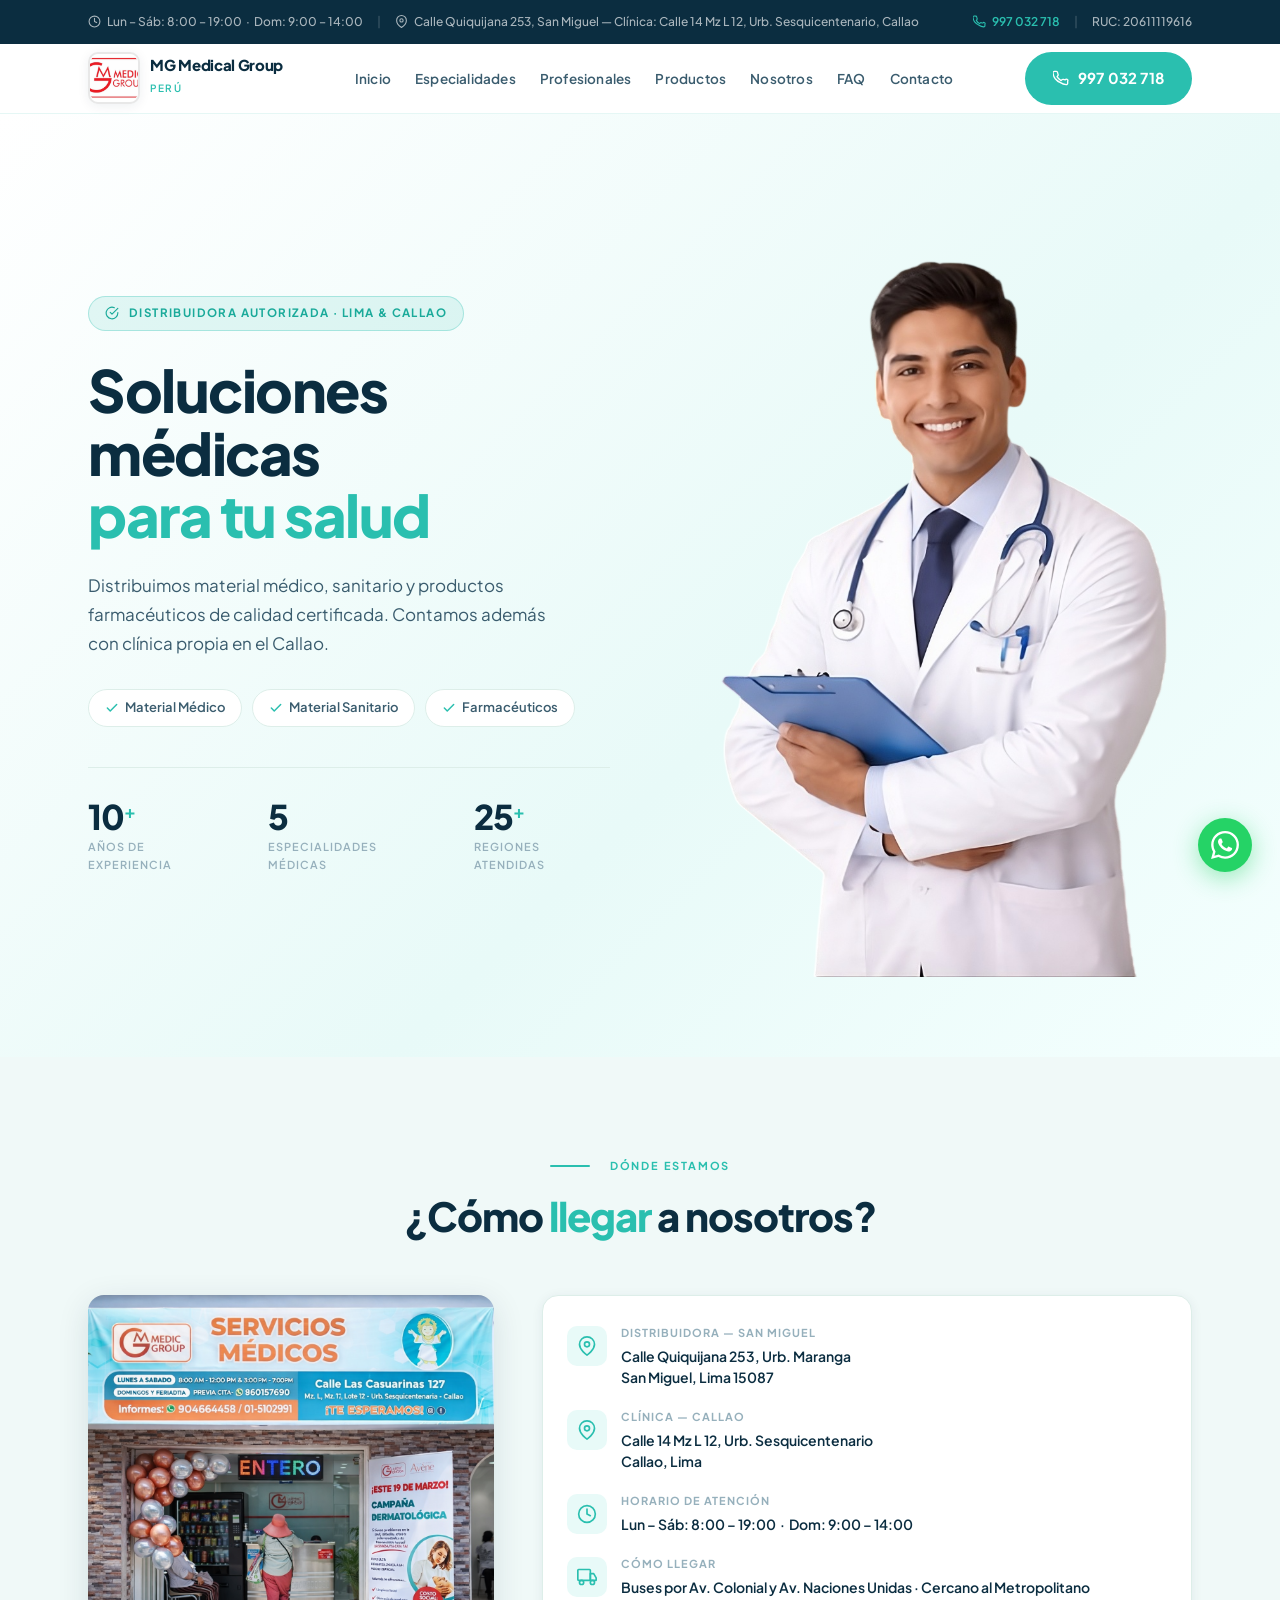
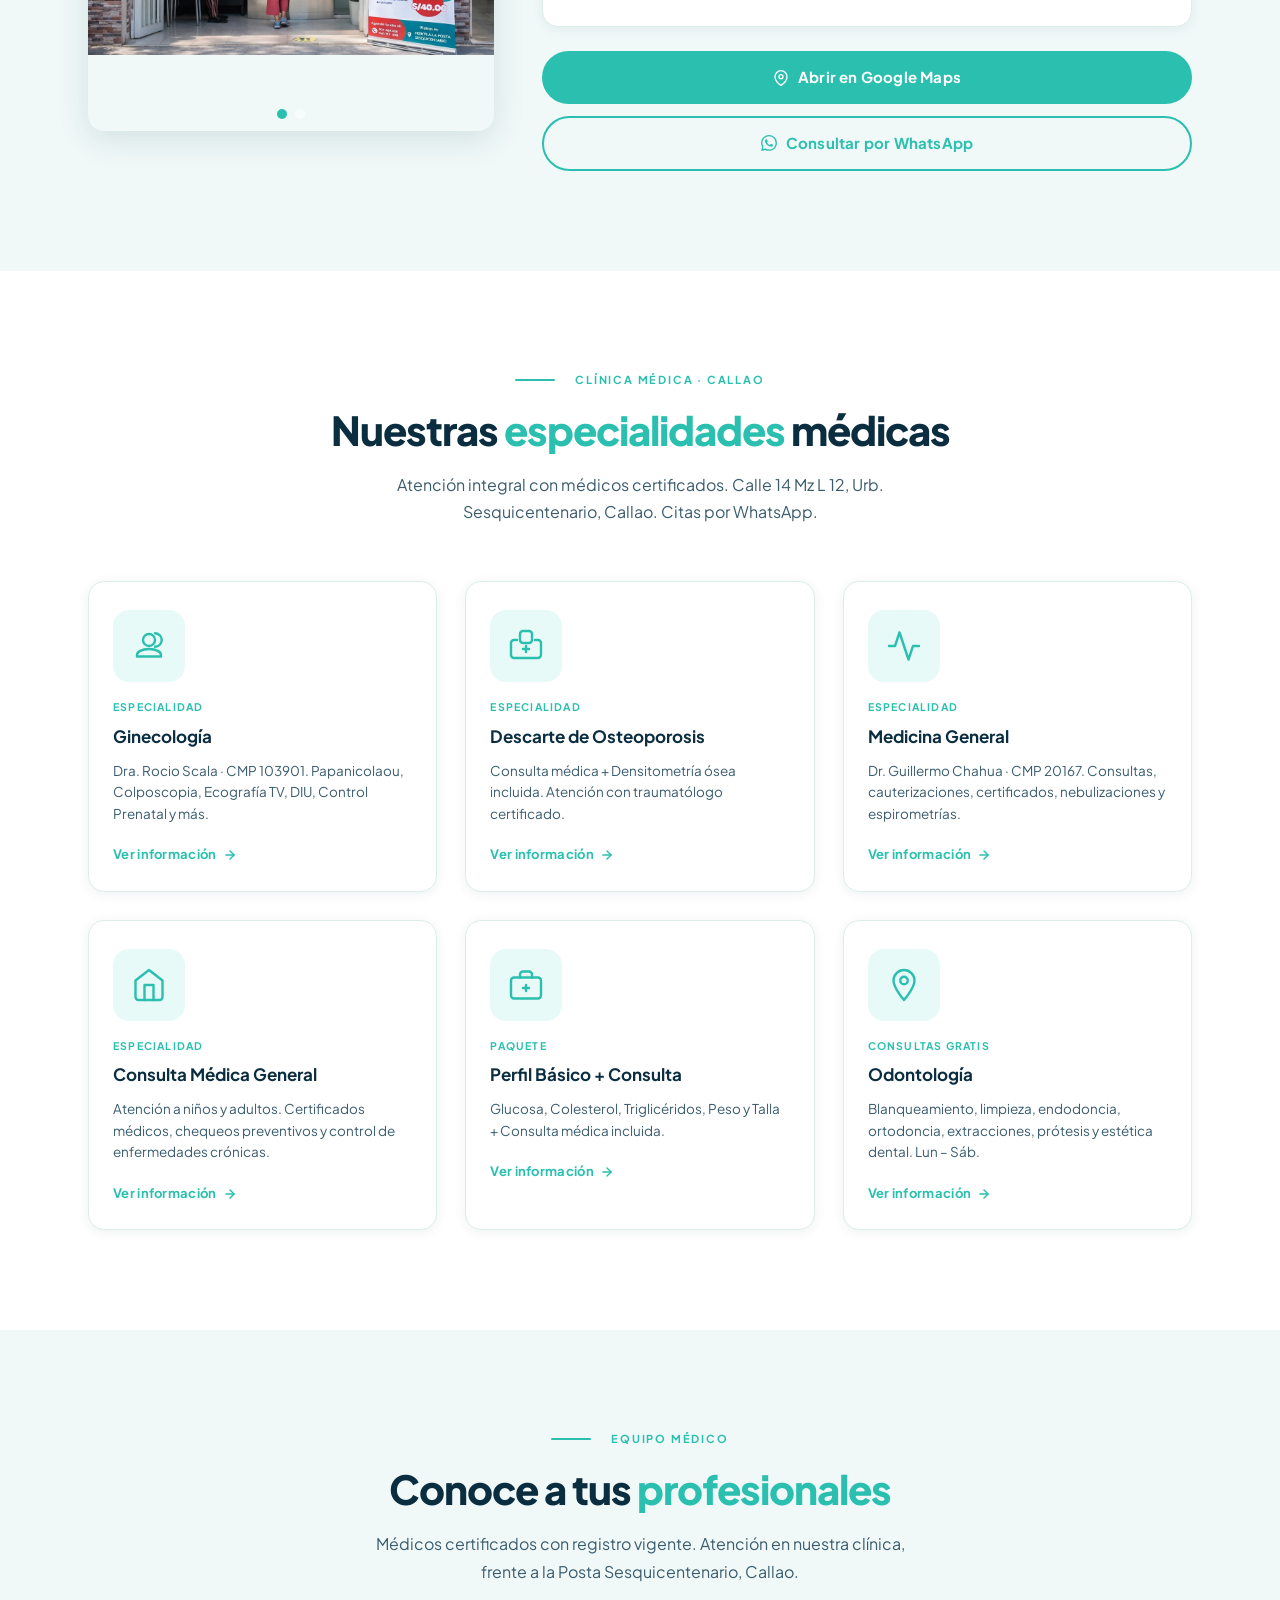
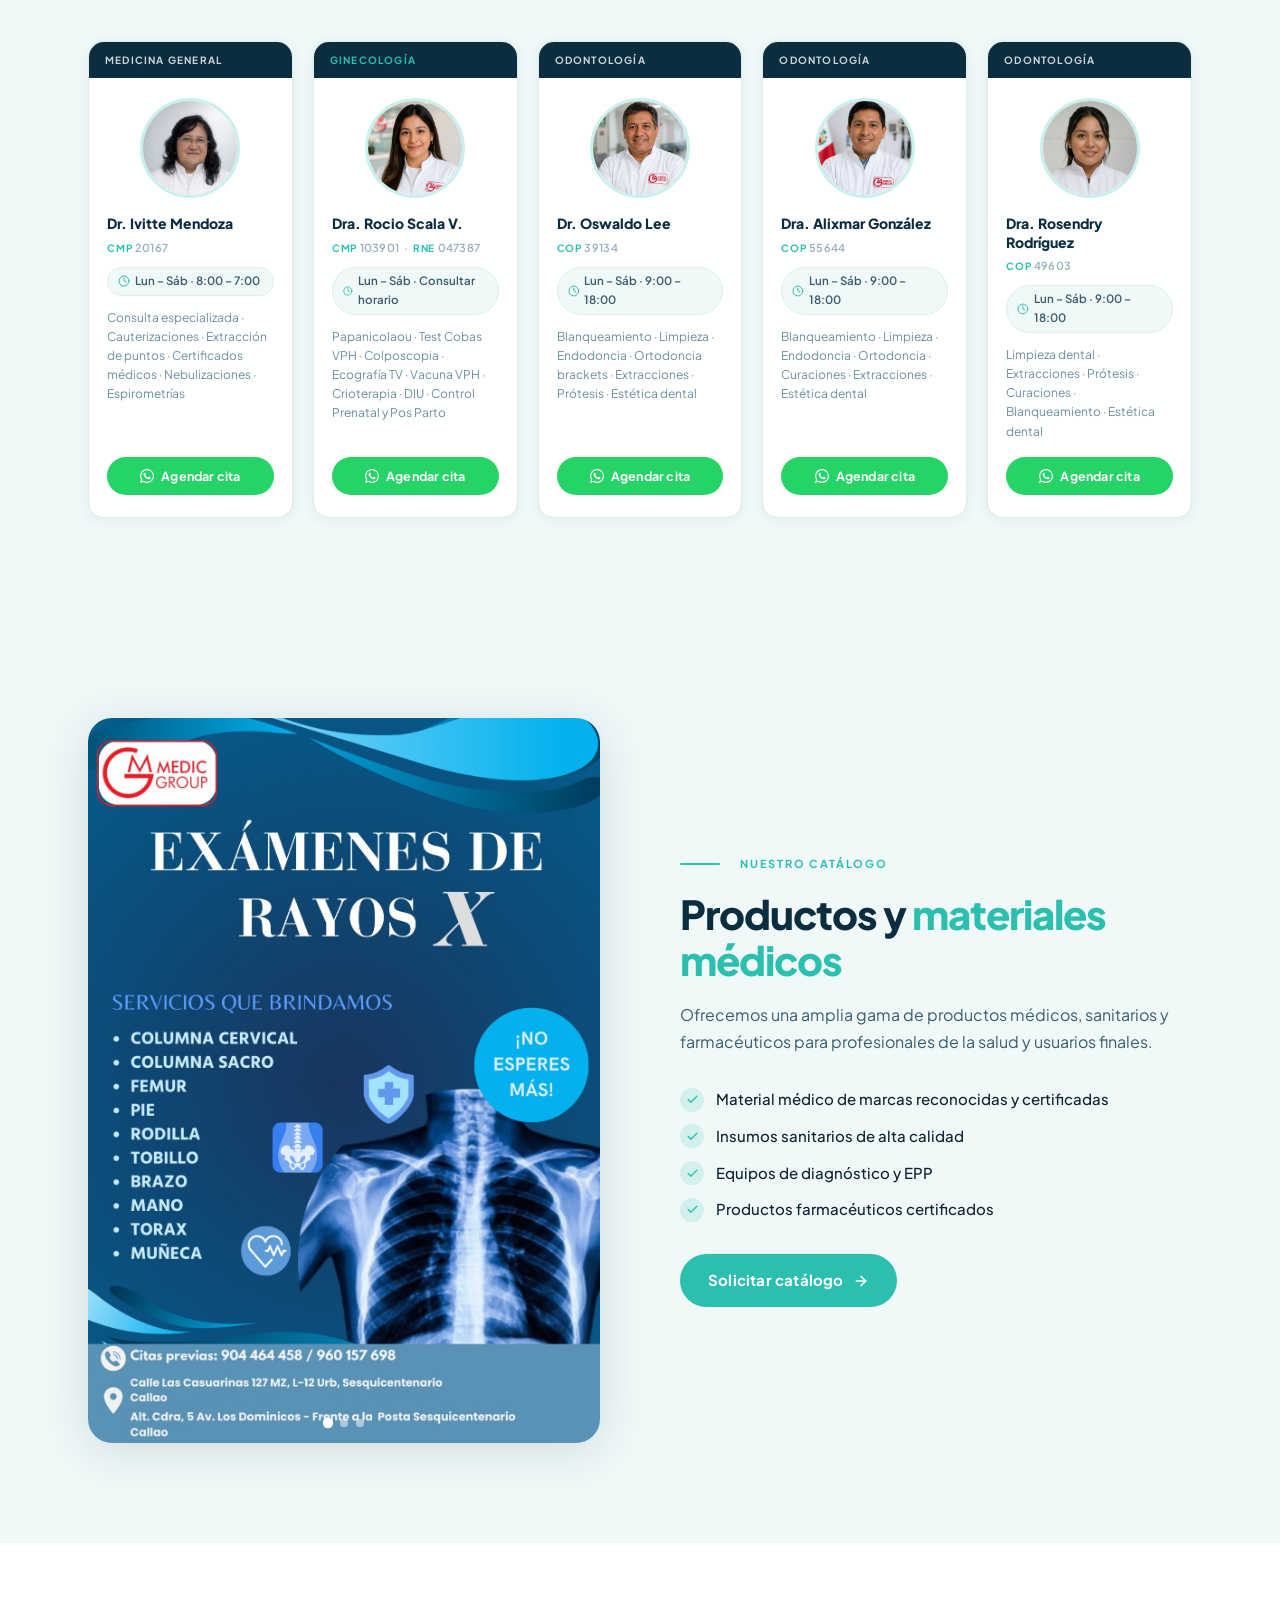
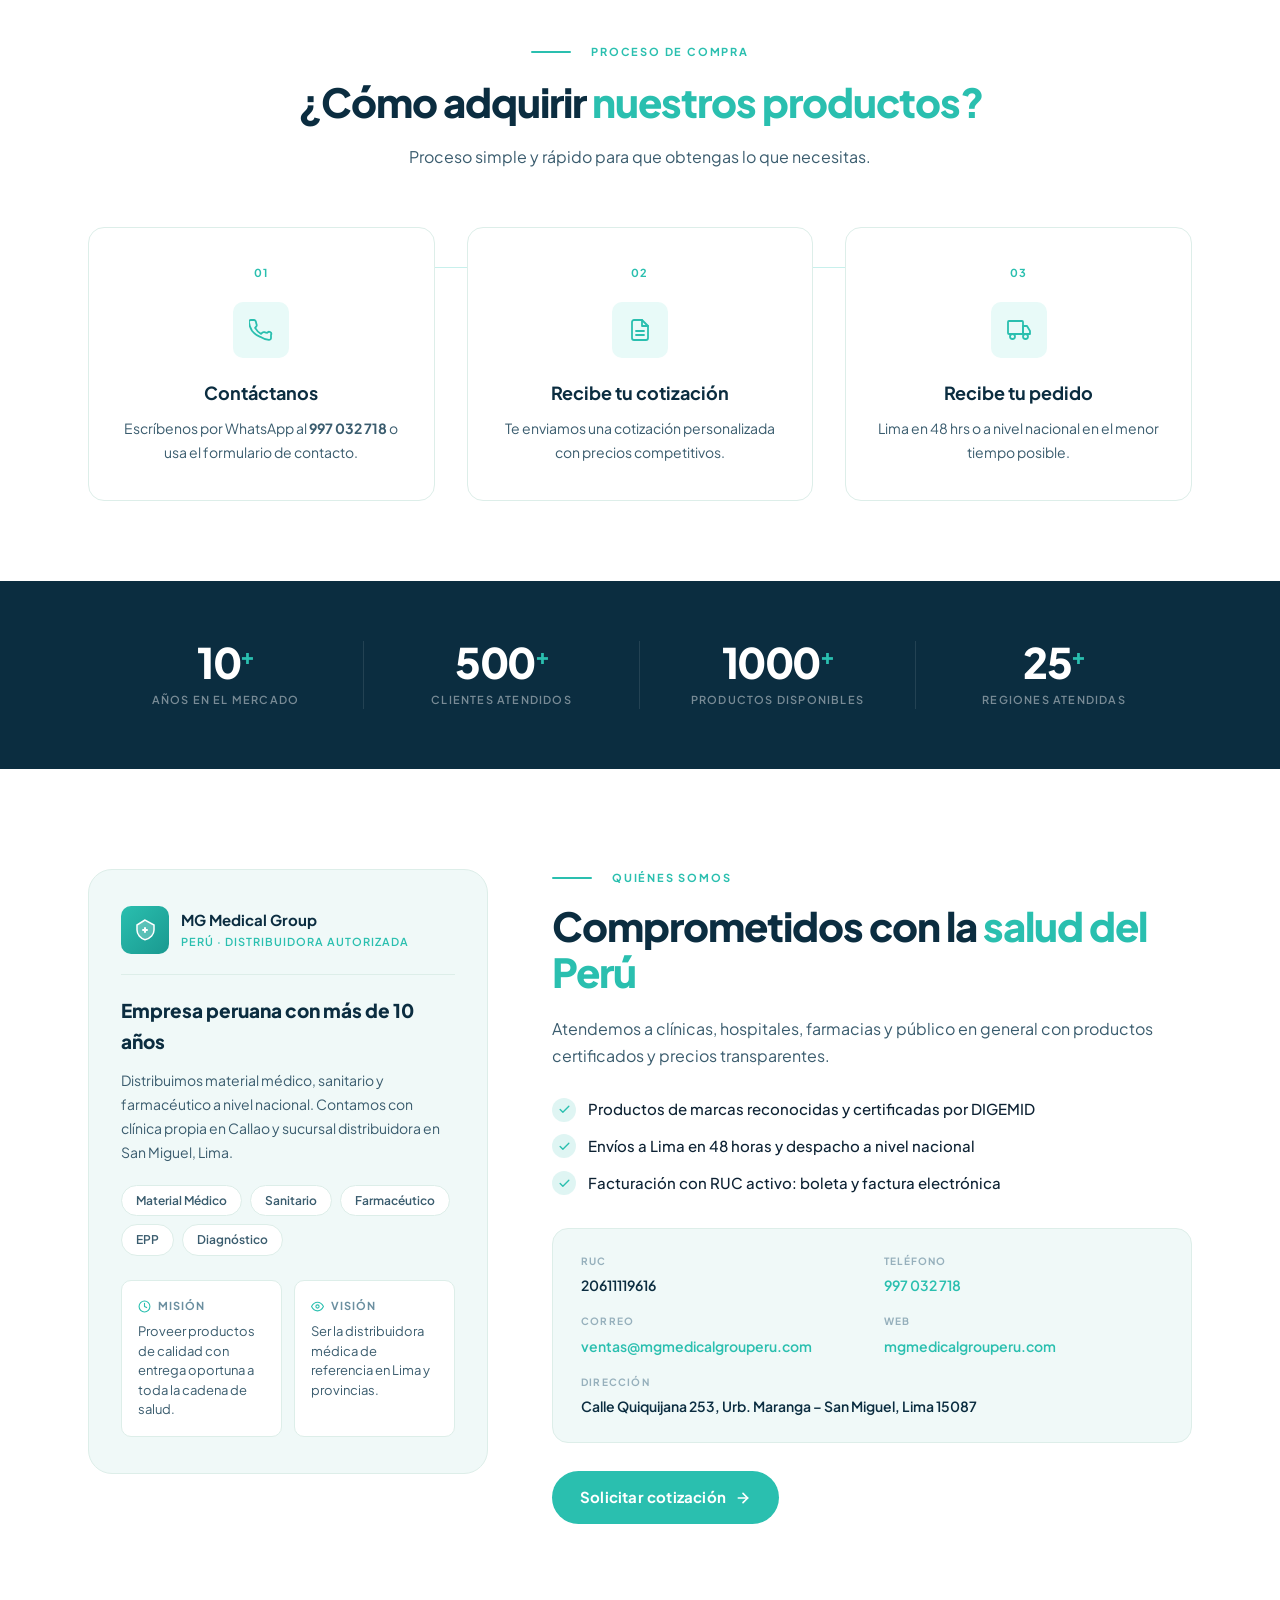
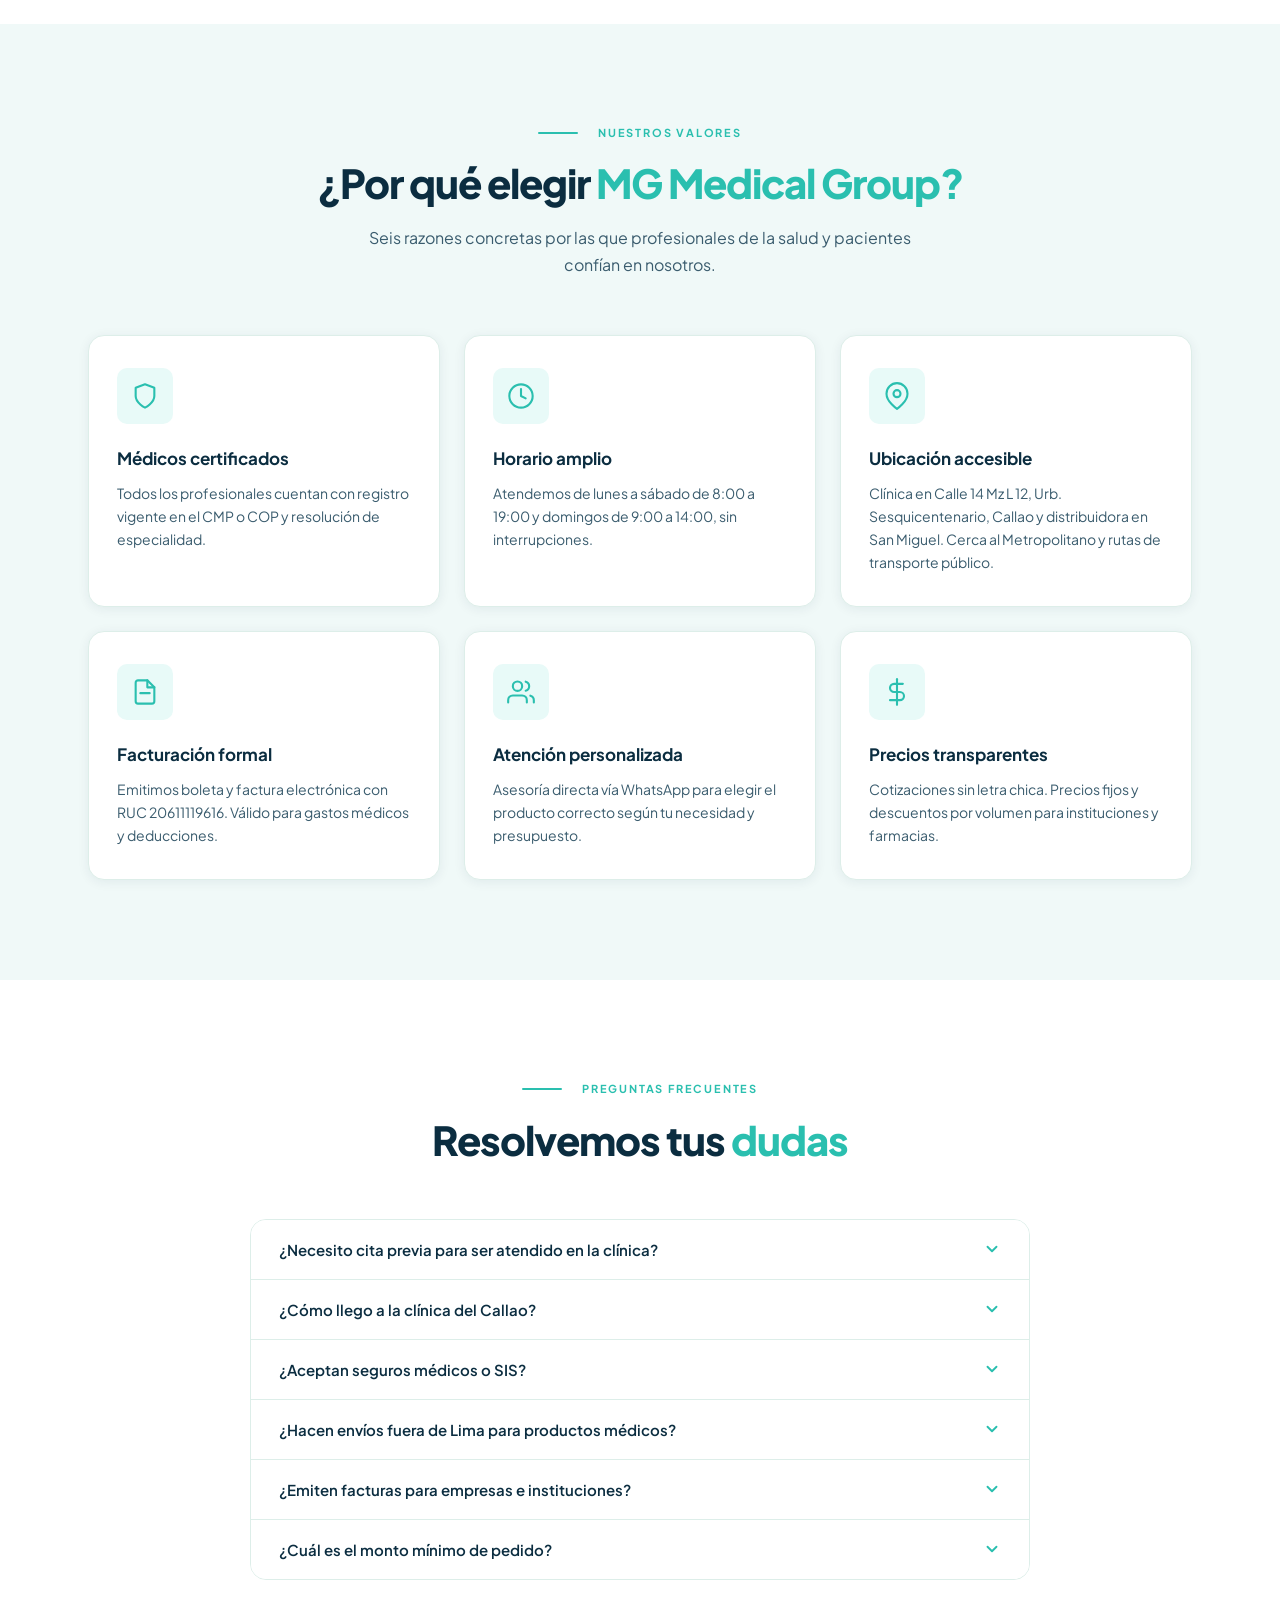
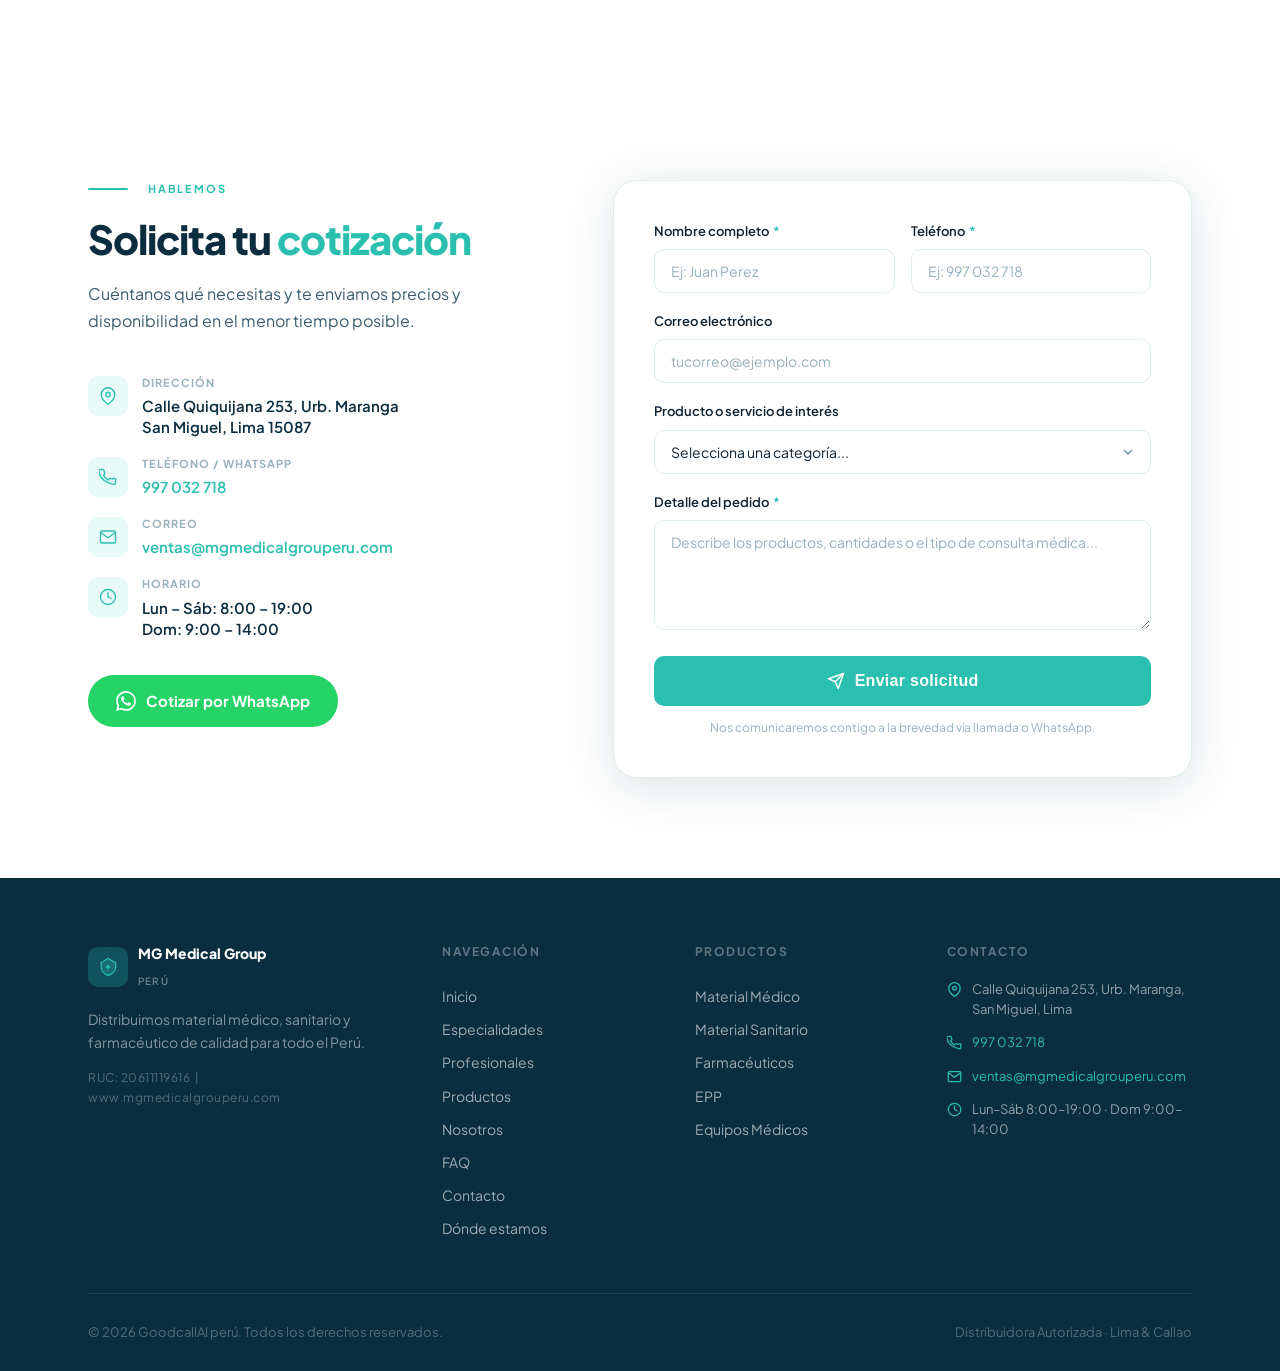
<file: files (4)/index.html>
<!DOCTYPE html>
<html lang="es">
<head>
  <meta charset="UTF-8">
  <meta name="viewport" content="width=device-width, initial-scale=1.0">
  <title>MG Medical Group Peru &mdash; Cl&iacute;nica y Distribuidora M&eacute;dica</title>
  <link rel="preconnect" href="https://fonts.googleapis.com">
  <link rel="preconnect" href="https://fonts.gstatic.com" crossorigin>
  <link href="https://fonts.googleapis.com/css2?family=Plus+Jakarta+Sans:wght@300;400;500;600;700;800&display=swap" rel="stylesheet">
  <link rel="stylesheet" href="styles.css">
  <link rel="stylesheet" href="animations.css">
</head>
<body>

<!-- WA FLOTANTE -->
<a href="https://wa.me/51997032718" target="_blank" class="fab-wa" aria-label="WhatsApp">
  <svg viewBox="0 0 24 24" fill="#fff" width="28" height="28"><path d="M17.472 14.382c-.297-.149-1.758-.867-2.03-.967-.273-.099-.471-.148-.67.15-.197.297-.767.966-.94 1.164-.173.199-.347.223-.644.075-.297-.15-1.255-.463-2.39-1.475-.883-.788-1.48-1.761-1.653-2.059-.173-.297-.018-.458.13-.606.134-.133.298-.347.446-.52.149-.174.198-.298.298-.497.099-.198.05-.371-.025-.52-.075-.149-.669-1.612-.916-2.207-.242-.579-.487-.5-.669-.51-.173-.008-.371-.01-.57-.01-.198 0-.52.074-.792.372-.272.297-1.04 1.016-1.04 2.479 0 1.462 1.065 2.875 1.213 3.074.149.198 2.096 3.2 5.077 4.487.709.306 1.262.489 1.694.625.712.227 1.36.195 1.871.118.571-.085 1.758-.719 2.006-1.413.248-.694.248-1.289.173-1.413-.074-.124-.272-.198-.57-.347m-5.421 7.403h-.004a9.87 9.87 0 01-5.031-1.378l-.361-.214-3.741.982.998-3.648-.235-.374a9.86 9.86 0 01-1.51-5.26c.001-5.45 4.436-9.884 9.888-9.884 2.64 0 5.122 1.03 6.988 2.898a9.825 9.825 0 012.893 6.994c-.003 5.45-4.437 9.884-9.885 9.884m8.413-18.297A11.815 11.815 0 0012.05 0C5.495 0 .16 5.335.157 11.892c0 2.096.547 4.142 1.588 5.945L.057 24l6.305-1.654a11.882 11.882 0 005.683 1.448h.005c6.554 0 11.89-5.335 11.893-11.893a11.821 11.821 0 00-3.48-8.413z"/></svg>
</a>

<!-- MODAL -->
<div class="modal-overlay" id="modalOverlay" onclick="closeModal()">
  <div class="modal-box" onclick="event.stopPropagation()">
    <button class="modal-close" onclick="closeModal()">
      <svg viewBox="0 0 24 24" fill="none" stroke="currentColor" stroke-width="2.5" stroke-linecap="round" stroke-linejoin="round" width="18" height="18"><line x1="18" y1="6" x2="6" y2="18"/><line x1="6" y1="6" x2="18" y2="18"/></svg>
    </button>
    <div class="modal-header">
      <div class="modal-header-icon" id="modalIcon">
        <svg viewBox="0 0 24 24" fill="none" stroke="currentColor" stroke-width="1.6" stroke-linecap="round" stroke-linejoin="round" width="32" height="32"><path d="M22 12h-4l-3 9L9 3l-3 9H2"/></svg>
      </div>
      <div class="modal-tag" id="modalTag"></div>
      <h3 class="modal-title" id="modalTitle"></h3>
    </div>
    <div class="modal-body">
      <p class="modal-desc" id="modalDesc"></p>
      <a id="modalBtn" href="#" target="_blank" class="modal-wa-btn">
        <svg viewBox="0 0 24 24" fill="currentColor" width="20" height="20"><path d="M17.472 14.382c-.297-.149-1.758-.867-2.03-.967-.273-.099-.471-.148-.67.15-.197.297-.767.966-.94 1.164-.173.199-.347.223-.644.075-.297-.15-1.255-.463-2.39-1.475-.883-.788-1.48-1.761-1.653-2.059-.173-.297-.018-.458.13-.606.134-.133.298-.347.446-.52.149-.174.198-.298.298-.497.099-.198.05-.371-.025-.52-.075-.149-.669-1.612-.916-2.207-.242-.579-.487-.5-.669-.51-.173-.008-.371-.01-.57-.01-.198 0-.52.074-.792.372-.272.297-1.04 1.016-1.04 2.479 0 1.462 1.065 2.875 1.213 3.074.149.198 2.096 3.2 5.077 4.487.709.306 1.262.489 1.694.625.712.227 1.36.195 1.871.118.571-.085 1.758-.719 2.006-1.413.248-.694.248-1.289.173-1.413-.074-.124-.272-.198-.57-.347m-5.421 7.403h-.004a9.87 9.87 0 01-5.031-1.378l-.361-.214-3.741.982.998-3.648-.235-.374a9.86 9.86 0 01-1.51-5.26c.001-5.45 4.436-9.884 9.888-9.884 2.64 0 5.122 1.03 6.988 2.898a9.825 9.825 0 012.893 6.994c-.003 5.45-4.437 9.884-9.885 9.884m8.413-18.297A11.815 11.815 0 0012.05 0C5.495 0 .16 5.335.157 11.892c0 2.096.547 4.142 1.588 5.945L.057 24l6.305-1.654a11.882 11.882 0 005.683 1.448h.005c6.554 0 11.89-5.335 11.893-11.893a11.821 11.821 0 00-3.48-8.413z"/></svg>
        Agendar cita por WhatsApp
      </a>
    </div>
  </div>
</div>

<!-- TOP BAR -->
<div class="topbar">
  <div class="container">
    <div class="topbar-inner">
      <div class="topbar-left">
        <span class="topbar-item">
          <svg viewBox="0 0 24 24" fill="none" stroke="currentColor" stroke-width="2" stroke-linecap="round" stroke-linejoin="round" width="13" height="13"><circle cx="12" cy="12" r="10"/><polyline points="12 6 12 12 16 14"/></svg>
          Lun &ndash; S&aacute;b: 8:00 &ndash; 19:00 &nbsp;&middot;&nbsp; Dom: 9:00 &ndash; 14:00
        </span>
        <span class="topbar-divider">|</span>
        <span class="topbar-item">
          <svg viewBox="0 0 24 24" fill="none" stroke="currentColor" stroke-width="2" stroke-linecap="round" stroke-linejoin="round" width="13" height="13"><path d="M21 10c0 7-9 13-9 13s-9-6-9-13a9 9 0 0118 0z"/><circle cx="12" cy="10" r="3"/></svg>
          Calle Quiquijana 253, San Miguel &mdash; Cl&iacute;nica: Calle 14 Mz L 12, Urb. Sesquicentenario, Callao
        </span>
      </div>
      <div class="topbar-right">
        <a href="tel:51997032718" class="topbar-item topbar-link">
          <svg viewBox="0 0 24 24" fill="none" stroke="currentColor" stroke-width="2" stroke-linecap="round" stroke-linejoin="round" width="13" height="13"><path d="M22 16.92v3a2 2 0 01-2.18 2 19.79 19.79 0 01-8.63-3.07A19.5 19.5 0 013 12.72a19.79 19.79 0 01-3.07-8.67A2 2 0 011.9 2h3a2 2 0 012 1.72c.127.96.361 1.903.7 2.81a2 2 0 01-.45 2.11L6.09 9.91a16 16 0 006 6l1.27-1.27a2 2 0 012.11-.45c.907.339 1.85.573 2.81.7A2 2 0 0122 16.92z"/></svg>
          997 032 718
        </a>
        <span class="topbar-divider">|</span>
        <span class="topbar-item">RUC: 20611119616</span>
      </div>
    </div>
  </div>
</div>

<!-- NAVBAR -->
<nav class="navbar" id="navbar">
  <div class="container">
    <div class="nav-wrapper">
      <a href="#inicio" class="logo-mark">
        <div class="logo-icon">
        <img src="logo.png" alt="Logo MG Medical Group" style="width:44px;height:44px;object-fit:contain;border-radius:10px;">
        </div>
        <div class="logo-text">
          <strong>MG Medical Group</strong>
          <span>Per&uacute;</span>
        </div>
      </a>
      <ul class="nav-links" role="list">
        <li><a href="#inicio"         class="nav-link">Inicio</a></li>
        <li><a href="#especialidades" class="nav-link">Especialidades</a></li>
        <li><a href="#profesionales"  class="nav-link">Profesionales</a></li>
        <li><a href="#productos"      class="nav-link">Productos</a></li>
        <li><a href="#nosotros"       class="nav-link">Nosotros</a></li>
        <li><a href="#faq"            class="nav-link">FAQ</a></li>
        <li><a href="#contacto"       class="nav-link">Contacto</a></li>
      </ul>
      <a href="tel:51997032718" class="btn-phone btn-primary">
        <svg viewBox="0 0 24 24" fill="none" stroke="currentColor" stroke-width="2" stroke-linecap="round" stroke-linejoin="round" width="15" height="15"><path d="M22 16.92v3a2 2 0 01-2.18 2 19.79 19.79 0 01-8.63-3.07A19.5 19.5 0 013 12.72a19.79 19.79 0 01-3.07-8.67A2 2 0 011.9 2h3a2 2 0 012 1.72c.127.96.361 1.903.7 2.81a2 2 0 01-.45 2.11L6.09 9.91a16 16 0 006 6l1.27-1.27a2 2 0 012.11-.45c.907.339 1.85.573 2.81.7A2 2 0 0122 16.92z"/></svg>
        997 032 718
      </a>
      <button class="hamburger" id="hamburger" aria-label="Menu">
        <span></span><span></span><span></span>
      </button>
    </div>
    <div class="mobile-nav" id="mobileNav">
      <a href="#inicio"         class="nav-link">Inicio</a>
      <a href="#especialidades" class="nav-link">Especialidades</a>
      <a href="#profesionales"  class="nav-link">Profesionales</a>
      <a href="#productos"      class="nav-link">Productos</a>
      <a href="#nosotros"       class="nav-link">Nosotros</a>
      <a href="#faq"            class="nav-link">FAQ</a>
      <a href="#contacto"       class="nav-link">Contacto</a>
      <a href="#ubicacion"      class="nav-link">D&oacute;nde estamos</a>
      <a href="tel:51997032718" class="btn-phone btn-primary mobile-nav-phone">997 032 718</a>
    </div>
  </div>
</nav>

<!-- HERO -->
<section class="hero" id="inicio">
  <div class="container">
    <div class="hero-grid">
      <div class="hero-text-col">
        <div class="hero-label">
          <svg viewBox="0 0 24 24" fill="none" stroke="currentColor" stroke-width="2" stroke-linecap="round" stroke-linejoin="round" width="14" height="14"><path d="M22 11.08V12a10 10 0 11-5.93-9.14"/><polyline points="22 4 12 14.01 9 11.01"/></svg>
          Distribuidora Autorizada &middot; Lima &amp; Callao
        </div>
        <h1 class="hero-title">Soluciones<br>m&eacute;dicas<br><span class="accent">para tu salud</span></h1>
        <p class="hero-desc">Distribuimos material m&eacute;dico, sanitario y productos farmac&eacute;uticos de calidad certificada. Contamos adem&aacute;s con cl&iacute;nica propia en el Callao.</p>
        <div class="hero-tags">
          <span class="tag-chip"><svg viewBox="0 0 24 24" fill="none" stroke="currentColor" stroke-width="2.5" stroke-linecap="round" stroke-linejoin="round" width="13" height="13"><polyline points="20 6 9 17 4 12"/></svg>Material M&eacute;dico</span>
          <span class="tag-chip"><svg viewBox="0 0 24 24" fill="none" stroke="currentColor" stroke-width="2.5" stroke-linecap="round" stroke-linejoin="round" width="13" height="13"><polyline points="20 6 9 17 4 12"/></svg>Material Sanitario</span>
          <span class="tag-chip"><svg viewBox="0 0 24 24" fill="none" stroke="currentColor" stroke-width="2.5" stroke-linecap="round" stroke-linejoin="round" width="13" height="13"><polyline points="20 6 9 17 4 12"/></svg>Farmac&eacute;uticos</span>
        </div>
        <div class="hero-stats">
          <div class="stat-item"><div class="stat-number">10<sup>+</sup></div><div class="stat-label">A&ntilde;os de Experiencia</div></div>
          <div class="stat-item"><div class="stat-number">5</div><div class="stat-label">Especialidades M&eacute;dicas</div></div>
          <div class="stat-item"><div class="stat-number">25<sup>+</sup></div><div class="stat-label">Regiones Atendidas</div></div>
        </div>
      </div>
      <div class="hero-img-col">
        <div class="hero-img-wrap">
         <img src="doctor.jpg" alt="Medico MG Medical Group" loading="eager" style="width:100%;border-radius:20px;">
        </div>
      </div>
    </div>
  </div>
</section>

<!-- UBICACION -->
<section class="ubicacion" id="ubicacion">
  <div class="container">
    <div class="section-header">
      <div class="section-label reveal"><span class="label-line"></span>D&oacute;nde Estamos</div>
      <h2 class="section-title reveal delay-1">&iquest;C&oacute;mo <span class="accent">llegar</span> a nosotros?</h2>
    </div>
    <div class="ubicacion-grid">
      <div class="ubi-slider" style="border-radius:16px; overflow:hidden; margin-bottom:40px; box-shadow:0 8px 32px rgba(11,45,64,.12); position:relative;">
  <div class="ubi-slider-track" id="ubiTrack" style="display:flex; transition:transform 0.5s ease;">
    <div style="min-width:100%; height:360px;">
      <img src="local.jpg" alt="Local MG Medical Group" style="width:100%; height:100%; object-fit:cover; display:block;">
    </div>
    <div style="min-width:100%; height:360px;">
      <iframe src="https://www.google.com/maps/embed?pb=!1m18!1m12!1m3!1d3901.5782!2d-77.0945!3d-12.0758!2m3!1f0!2f0!3f0!3m2!1i1024!2i768!4f13.1!3m3!1m2!1s0x0%3A0x0!2sCalle+Quiquijana+253,+San+Miguel,+Lima,+Peru!5e0!3m2!1ses!2spe!4v1699000000000!5m2!1ses!2spe" width="100%" height="100%" style="border:0; display:block;" allowfullscreen="" loading="lazy"></iframe>
    </div>
  </div>
  <div style="position:absolute; bottom:12px; left:50%; transform:translateX(-50%); display:flex; gap:8px;">
    <span onclick="ubiSlide(0)" id="ubiDot0" style="width:10px;height:10px;border-radius:50%;background:#2ABFAF;cursor:pointer;display:block;"></span>
    <span onclick="ubiSlide(1)" id="ubiDot1" style="width:10px;height:10px;border-radius:50%;background:rgba(255,255,255,.6);cursor:pointer;display:block;"></span>
  </div>
</div>
      <div class="ubicacion-info reveal-left">
        <div class="ubicacion-detail-card">
          <div class="ubi-item">
            <div class="ubi-icon"><svg viewBox="0 0 24 24" fill="none" stroke="currentColor" stroke-width="2" stroke-linecap="round" stroke-linejoin="round" width="20" height="20"><path d="M21 10c0 7-9 13-9 13s-9-6-9-13a9 9 0 0118 0z"/><circle cx="12" cy="10" r="3"/></svg></div>
            <div>
              <div class="ubi-label">Distribuidora &mdash; San Miguel</div>
              <div class="ubi-value">Calle Quiquijana 253, Urb. Maranga<br>San Miguel, Lima 15087</div>
            </div>
          </div>
          <div class="ubi-item">
            <div class="ubi-icon"><svg viewBox="0 0 24 24" fill="none" stroke="currentColor" stroke-width="2" stroke-linecap="round" stroke-linejoin="round" width="20" height="20"><path d="M21 10c0 7-9 13-9 13s-9-6-9-13a9 9 0 0118 0z"/><circle cx="12" cy="10" r="3"/></svg></div>
            <div>
              <div class="ubi-label">Cl&iacute;nica &mdash; Callao</div>
              <div class="ubi-value">Calle 14 Mz L 12, Urb. Sesquicentenario<br>Callao, Lima</div>
            </div>
          </div>
          <div class="ubi-item">
            <div class="ubi-icon"><svg viewBox="0 0 24 24" fill="none" stroke="currentColor" stroke-width="2" stroke-linecap="round" stroke-linejoin="round" width="20" height="20"><circle cx="12" cy="12" r="10"/><polyline points="12 6 12 12 16 14"/></svg></div>
            <div>
              <div class="ubi-label">Horario de atenci&oacute;n</div>
              <div class="ubi-value">Lun &ndash; S&aacute;b: 8:00 &ndash; 19:00 &nbsp;&middot;&nbsp; Dom: 9:00 &ndash; 14:00 </div>
            </div>
          </div>
          <div class="ubi-item">
            <div class="ubi-icon"><svg viewBox="0 0 24 24" fill="none" stroke="currentColor" stroke-width="2" stroke-linecap="round" stroke-linejoin="round" width="20" height="20"><rect x="1" y="3" width="15" height="13" rx="1"/><path d="M16 8h4l3 5v3h-7V8z"/><circle cx="5.5" cy="18.5" r="2.5"/><circle cx="18.5" cy="18.5" r="2.5"/></svg></div>
            <div>
              <div class="ubi-label">C&oacute;mo llegar</div>
              <div class="ubi-value">Buses por Av. Colonial y Av. Naciones Unidas &middot; Cercano al Metropolitano</div>
            </div>
          </div>
        </div>
        <div class="ubi-actions">
          <a href="https://www.google.com/maps/dir/?api=1&destination=Calle+Quiquijana+253,+San+Miguel,+Lima,+Peru" target="_blank" class="btn-primary">
            <svg viewBox="0 0 24 24" fill="none" stroke="currentColor" stroke-width="2" stroke-linecap="round" stroke-linejoin="round" width="16" height="16"><path d="M21 10c0 7-9 13-9 13s-9-6-9-13a9 9 0 0118 0z"/><circle cx="12" cy="10" r="3"/></svg>
            Abrir en Google Maps
          </a>
          <a href="https://wa.me/51997032718?text=Hola%2C%20quiero%20saber%20c%C3%B3mo%20llegar%20a%20su%20local" target="_blank" class="btn-outline">
            <svg viewBox="0 0 24 24" fill="currentColor" width="16" height="16"><path d="M17.472 14.382c-.297-.149-1.758-.867-2.03-.967-.273-.099-.471-.148-.67.15-.197.297-.767.966-.94 1.164-.173.199-.347.223-.644.075-.297-.15-1.255-.463-2.39-1.475-.883-.788-1.48-1.761-1.653-2.059-.173-.297-.018-.458.13-.606.134-.133.298-.347.446-.52.149-.174.198-.298.298-.497.099-.198.05-.371-.025-.52-.075-.149-.669-1.612-.916-2.207-.242-.579-.487-.5-.669-.51-.173-.008-.371-.01-.57-.01-.198 0-.52.074-.792.372-.272.297-1.04 1.016-1.04 2.479 0 1.462 1.065 2.875 1.213 3.074.149.198 2.096 3.2 5.077 4.487.709.306 1.262.489 1.694.625.712.227 1.36.195 1.871.118.571-.085 1.758-.719 2.006-1.413.248-.694.248-1.289.173-1.413-.074-.124-.272-.198-.57-.347m-5.421 7.403h-.004a9.87 9.87 0 01-5.031-1.378l-.361-.214-3.741.982.998-3.648-.235-.374a9.86 9.86 0 01-1.51-5.26c.001-5.45 4.436-9.884 9.888-9.884 2.64 0 5.122 1.03 6.988 2.898a9.825 9.825 0 012.893 6.994c-.003 5.45-4.437 9.884-9.885 9.884m8.413-18.297A11.815 11.815 0 0012.05 0C5.495 0 .16 5.335.157 11.892c0 2.096.547 4.142 1.588 5.945L.057 24l6.305-1.654a11.882 11.882 0 005.683 1.448h.005c6.554 0 11.89-5.335 11.893-11.893a11.821 11.821 0 00-3.48-8.413z"/></svg>
            Consultar por WhatsApp
          </a>
        </div>
      </div>
    </div>
  </div>
</section>

<!-- ESPECIALIDADES -->
<section class="especialidades" id="especialidades">
  <div class="container">
    <div class="section-header">
      <div class="section-label reveal"><span class="label-line"></span>Cl&iacute;nica M&eacute;dica &middot; Callao</div>
      <h2 class="section-title reveal delay-1">Nuestras <span class="accent">especialidades</span> m&eacute;dicas</h2>
      <p class="section-desc reveal delay-2">Atenci&oacute;n integral con m&eacute;dicos certificados. Calle 14 Mz L 12, Urb. Sesquicentenario, Callao. Citas por WhatsApp.</p>
    </div>
    <div class="spec-grid">
      <div class="spec-card reveal delay-1" onclick="openModal(0)">
        <div class="spec-card-icon">
          <svg viewBox="0 0 24 24" fill="none" stroke="currentColor" stroke-width="1.6" stroke-linecap="round" stroke-linejoin="round" width="36" height="36"><circle cx="12" cy="8" r="4"/><path d="M12 14c-5 0-8 2-8 4v1h16v-1c0-2-3-4-8-4z"/><path d="M16 3.5a4 4 0 010 9"/></svg>
        </div>
        <div class="spec-card-body">
          <div class="spec-card-tag">Especialidad</div>
          <div class="spec-card-title">Ginecolog&iacute;a</div>
          <p class="spec-card-desc">Dra. Rocio Scala &middot; CMP 103901. Papanicolaou, Colposcopia, Ecograf&iacute;a TV, DIU, Control Prenatal y m&aacute;s.</p>
          <span class="spec-card-link">Ver informaci&oacute;n <svg viewBox="0 0 24 24" fill="none" stroke="currentColor" stroke-width="2.5" stroke-linecap="round" stroke-linejoin="round" width="14" height="14"><line x1="5" y1="12" x2="19" y2="12"/><polyline points="12 5 19 12 12 19"/></svg></span>
        </div>
      </div>
      <div class="spec-card reveal delay-2" onclick="openModal(1)">
        <div class="spec-card-icon">
          <svg viewBox="0 0 24 24" fill="none" stroke="currentColor" stroke-width="1.6" stroke-linecap="round" stroke-linejoin="round" width="36" height="36"><path d="M18 8h2a2 2 0 012 2v8a2 2 0 01-2 2H4a2 2 0 01-2-2v-8a2 2 0 012-2h2"/><rect x="8" y="2" width="8" height="8" rx="2"/><path d="M12 12v4M10 14h4"/></svg>
        </div>
        <div class="spec-card-body">
          <div class="spec-card-tag">Especialidad</div>
          <div class="spec-card-title">Descarte de Osteoporosis</div>
          <p class="spec-card-desc">Consulta m&eacute;dica + Densitometr&iacute;a &oacute;sea incluida. Atenci&oacute;n con traumat&oacute;logo certificado.</p>
          <span class="spec-card-link">Ver informaci&oacute;n <svg viewBox="0 0 24 24" fill="none" stroke="currentColor" stroke-width="2.5" stroke-linecap="round" stroke-linejoin="round" width="14" height="14"><line x1="5" y1="12" x2="19" y2="12"/><polyline points="12 5 19 12 12 19"/></svg></span>
        </div>
      </div>
      <div class="spec-card reveal delay-3" onclick="openModal(2)">
        <div class="spec-card-icon">
          <svg viewBox="0 0 24 24" fill="none" stroke="currentColor" stroke-width="1.6" stroke-linecap="round" stroke-linejoin="round" width="36" height="36"><path d="M22 12h-4l-3 9L9 3l-3 9H2"/></svg>
        </div>
        <div class="spec-card-body">
          <div class="spec-card-tag">Especialidad</div>
          <div class="spec-card-title">Medicina General</div>
          <p class="spec-card-desc">Dr. Guillermo Chahua &middot; CMP 20167. Consultas, cauterizaciones, certificados, nebulizaciones y espirometr&iacute;as.</p>
          <span class="spec-card-link">Ver informaci&oacute;n <svg viewBox="0 0 24 24" fill="none" stroke="currentColor" stroke-width="2.5" stroke-linecap="round" stroke-linejoin="round" width="14" height="14"><line x1="5" y1="12" x2="19" y2="12"/><polyline points="12 5 19 12 12 19"/></svg></span>
        </div>
      </div>
      <div class="spec-card reveal delay-1" onclick="openModal(3)">
        <div class="spec-card-icon">
          <svg viewBox="0 0 24 24" fill="none" stroke="currentColor" stroke-width="1.6" stroke-linecap="round" stroke-linejoin="round" width="36" height="36"><path d="M3 9l9-7 9 7v11a2 2 0 01-2 2H5a2 2 0 01-2-2z"/><polyline points="9 22 9 12 15 12 15 22"/></svg>
        </div>
        <div class="spec-card-body">
          <div class="spec-card-tag">Especialidad</div>
          <div class="spec-card-title">Consulta M&eacute;dica General</div>
          <p class="spec-card-desc">Atenci&oacute;n a ni&ntilde;os y adultos. Certificados m&eacute;dicos, chequeos preventivos y control de enfermedades cr&oacute;nicas.</p>
          <span class="spec-card-link">Ver informaci&oacute;n <svg viewBox="0 0 24 24" fill="none" stroke="currentColor" stroke-width="2.5" stroke-linecap="round" stroke-linejoin="round" width="14" height="14"><line x1="5" y1="12" x2="19" y2="12"/><polyline points="12 5 19 12 12 19"/></svg></span>
        </div>
      </div>
      <div class="spec-card reveal delay-2" onclick="openModal(4)">
        <div class="spec-card-icon">
          <svg viewBox="0 0 24 24" fill="none" stroke="currentColor" stroke-width="1.6" stroke-linecap="round" stroke-linejoin="round" width="36" height="36"><rect x="2" y="7" width="20" height="14" rx="2"/><path d="M16 7V5a2 2 0 00-2-2h-4a2 2 0 00-2 2v2"/><line x1="12" y1="12" x2="12" y2="16"/><line x1="10" y1="14" x2="14" y2="14"/></svg>
        </div>
        <div class="spec-card-body">
          <div class="spec-card-tag">Paquete</div>
          <div class="spec-card-title">Perfil B&aacute;sico + Consulta</div>
          <p class="spec-card-desc">Glucosa, Colesterol, Triglic&eacute;ridos, Peso y Talla + Consulta m&eacute;dica incluida. <strong></strong></p>
          <span class="spec-card-link">Ver informaci&oacute;n <svg viewBox="0 0 24 24" fill="none" stroke="currentColor" stroke-width="2.5" stroke-linecap="round" stroke-linejoin="round" width="14" height="14"><line x1="5" y1="12" x2="19" y2="12"/><polyline points="12 5 19 12 12 19"/></svg></span>
        </div>
      </div>
      <div class="spec-card reveal delay-3" onclick="openModal(5)">
        <div class="spec-card-icon">
          <svg viewBox="0 0 24 24" fill="none" stroke="currentColor" stroke-width="1.6" stroke-linecap="round" stroke-linejoin="round" width="36" height="36"><path d="M12 2a7 7 0 017 7c0 5-7 13-7 13S5 14 5 9a7 7 0 017-7z"/><circle cx="12" cy="9" r="2.5"/></svg>
        </div>
        <div class="spec-card-body">
          <div class="spec-card-tag">Consultas Gratis</div>
          <div class="spec-card-title">Odontolog&iacute;a</div>
          <p class="spec-card-desc">Blanqueamiento, limpieza, endodoncia, ortodoncia, extracciones, pr&oacute;tesis y est&eacute;tica dental. Lun &ndash; S&aacute;b.</p>
          <span class="spec-card-link">Ver informaci&oacute;n <svg viewBox="0 0 24 24" fill="none" stroke="currentColor" stroke-width="2.5" stroke-linecap="round" stroke-linejoin="round" width="14" height="14"><line x1="5" y1="12" x2="19" y2="12"/><polyline points="12 5 19 12 12 19"/></svg></span>
        </div>
      </div>
    </div>
  </div>
</section>

<!-- PROFESIONALES -->
<section class="profesionales" id="profesionales">
  <div class="container">
    <div class="section-header">
      <div class="section-label reveal"><span class="label-line"></span>Equipo M&eacute;dico</div>
      <h2 class="section-title reveal delay-1">Conoce a tus <span class="accent">profesionales</span></h2>
      <p class="section-desc reveal delay-2">M&eacute;dicos certificados con registro vigente. Atenci&oacute;n en nuestra cl&iacute;nica, frente a la Posta Sesquicentenario, Callao.</p>
    </div>
    <div class="prof-grid">

      <div class="prof-card reveal delay-1">
        <div class="prof-tag-bar"><span class="prof-tag">Medicina General</span></div>
        <div class="prof-card-body">
          <img src="dr-ivitte.jpg" alt="Dr. Ivitte Mendoza" class="prof-avatar-img">
          <h3 class="prof-nombre">Dr. Ivitte Mendoza </h3>
          <div class="prof-colegiatura"><span class="prof-reg-label">CMP</span> 20167</div>
          <div class="prof-horario">
            <svg viewBox="0 0 24 24" fill="none" stroke="currentColor" stroke-width="2" stroke-linecap="round" stroke-linejoin="round" width="13" height="13"><circle cx="12" cy="12" r="10"/><polyline points="12 6 12 12 16 14"/></svg>
            Lun &ndash; S&aacute;b &middot; 8:00 &ndash; 7:00
          </div>
          <p class="prof-servicios">Consulta especializada &middot; Cauterizaciones &middot; Extracci&oacute;n de puntos &middot; Certificados m&eacute;dicos &middot; Nebulizaciones &middot; Espirometr&iacute;as</p>
          <a href="https://wa.me/51997032718" target="_blank" class="prof-btn">
            <svg viewBox="0 0 24 24" fill="currentColor" width="14" height="14"><path d="M17.472 14.382c-.297-.149-1.758-.867-2.03-.967-.273-.099-.471-.148-.67.15-.197.297-.767.966-.94 1.164-.173.199-.347.223-.644.075-.297-.15-1.255-.463-2.39-1.475-.883-.788-1.48-1.761-1.653-2.059-.173-.297-.018-.458.13-.606.134-.133.298-.347.446-.52.149-.174.198-.298.298-.497.099-.198.05-.371-.025-.52-.075-.149-.669-1.612-.916-2.207-.242-.579-.487-.5-.669-.51-.173-.008-.371-.01-.57-.01-.198 0-.52.074-.792.372-.272.297-1.04 1.016-1.04 2.479 0 1.462 1.065 2.875 1.213 3.074.149.198 2.096 3.2 5.077 4.487.709.306 1.262.489 1.694.625.712.227 1.36.195 1.871.118.571-.085 1.758-.719 2.006-1.413.248-.694.248-1.289.173-1.413-.074-.124-.272-.198-.57-.347m-5.421 7.403h-.004a9.87 9.87 0 01-5.031-1.378l-.361-.214-3.741.982.998-3.648-.235-.374a9.86 9.86 0 01-1.51-5.26c.001-5.45 4.436-9.884 9.888-9.884 2.64 0 5.122 1.03 6.988 2.898a9.825 9.825 0 012.893 6.994c-.003 5.45-4.437 9.884-9.885 9.884m8.413-18.297A11.815 11.815 0 0012.05 0C5.495 0 .16 5.335.157 11.892c0 2.096.547 4.142 1.588 5.945L.057 24l6.305-1.654a11.882 11.882 0 005.683 1.448h.005c6.554 0 11.89-5.335 11.893-11.893a11.821 11.821 0 00-3.48-8.413z"/></svg>
            Agendar cita
          </a>
        </div>
      </div>

      <div class="prof-card reveal delay-2">
        <div class="prof-tag-bar"><span class="prof-tag prof-tag--teal">Ginecolog&iacute;a</span></div>
        <div class="prof-card-body">
         <img src="dr-rocio.jpg" alt="Dra. Rocio Scala V."  class="prof-avatar-img">

          <h3 class="prof-nombre">Dra. Rocio Scala V.</h3>
          <div class="prof-colegiatura"><span class="prof-reg-label">CMP</span> 103901 &nbsp;&middot;&nbsp; <span class="prof-reg-label">RNE</span> 047387</div>
          <div class="prof-horario">
            <svg viewBox="0 0 24 24" fill="none" stroke="currentColor" stroke-width="2" stroke-linecap="round" stroke-linejoin="round" width="13" height="13"><circle cx="12" cy="12" r="10"/><polyline points="12 6 12 12 16 14"/></svg>
            Lun &ndash; S&aacute;b &middot; Consultar horario
          </div>
          <p class="prof-servicios">Papanicolaou &middot; Test Cobas VPH &middot; Colposcopia &middot; Ecograf&iacute;a TV &middot; Vacuna VPH &middot; Crioterapia &middot; DIU &middot; Control Prenatal y Pos Parto</p>
          <a href="https://wa.me/51904464458" target="_blank" class="prof-btn">
            <svg viewBox="0 0 24 24" fill="currentColor" width="14" height="14"><path d="M17.472 14.382c-.297-.149-1.758-.867-2.03-.967-.273-.099-.471-.148-.67.15-.197.297-.767.966-.94 1.164-.173.199-.347.223-.644.075-.297-.15-1.255-.463-2.39-1.475-.883-.788-1.48-1.761-1.653-2.059-.173-.297-.018-.458.13-.606.134-.133.298-.347.446-.52.149-.174.198-.298.298-.497.099-.198.05-.371-.025-.52-.075-.149-.669-1.612-.916-2.207-.242-.579-.487-.5-.669-.51-.173-.008-.371-.01-.57-.01-.198 0-.52.074-.792.372-.272.297-1.04 1.016-1.04 2.479 0 1.462 1.065 2.875 1.213 3.074.149.198 2.096 3.2 5.077 4.487.709.306 1.262.489 1.694.625.712.227 1.36.195 1.871.118.571-.085 1.758-.719 2.006-1.413.248-.694.248-1.289.173-1.413-.074-.124-.272-.198-.57-.347m-5.421 7.403h-.004a9.87 9.87 0 01-5.031-1.378l-.361-.214-3.741.982.998-3.648-.235-.374a9.86 9.86 0 01-1.51-5.26c.001-5.45 4.436-9.884 9.888-9.884 2.64 0 5.122 1.03 6.988 2.898a9.825 9.825 0 012.893 6.994c-.003 5.45-4.437 9.884-9.885 9.884m8.413-18.297A11.815 11.815 0 0012.05 0C5.495 0 .16 5.335.157 11.892c0 2.096.547 4.142 1.588 5.945L.057 24l6.305-1.654a11.882 11.882 0 005.683 1.448h.005c6.554 0 11.89-5.335 11.893-11.893a11.821 11.821 0 00-3.48-8.413z"/></svg>
            Agendar cita
          </a>
        </div>
      </div>

      <div class="prof-card reveal delay-3">
        <div class="prof-tag-bar"><span class="prof-tag">Odontolog&iacute;a</span></div>
        <div class="prof-card-body">
       <img src="dr-oswaldo.jpg" alt="Dr. Oswaldo Lee" class="prof-avatar-img">
          <h3 class="prof-nombre">Dr. Oswaldo Lee</h3>
          <div class="prof-colegiatura"><span class="prof-reg-label">COP</span> 39134</div>
          <div class="prof-horario">
            <svg viewBox="0 0 24 24" fill="none" stroke="currentColor" stroke-width="2" stroke-linecap="round" stroke-linejoin="round" width="13" height="13"><circle cx="12" cy="12" r="10"/><polyline points="12 6 12 12 16 14"/></svg>
            Lun &ndash; S&aacute;b &middot; 9:00 &ndash; 18:00
          </div>
          <p class="prof-servicios">Blanqueamiento &middot; Limpieza &middot; Endodoncia &middot; Ortodoncia brackets &middot; Extracciones &middot; Pr&oacute;tesis &middot; Est&eacute;tica dental</p>
          <a href="https://wa.me/51997032718" target="_blank" class="prof-btn">
            <svg viewBox="0 0 24 24" fill="currentColor" width="14" height="14"><path d="M17.472 14.382c-.297-.149-1.758-.867-2.03-.967-.273-.099-.471-.148-.67.15-.197.297-.767.966-.94 1.164-.173.199-.347.223-.644.075-.297-.15-1.255-.463-2.39-1.475-.883-.788-1.48-1.761-1.653-2.059-.173-.297-.018-.458.13-.606.134-.133.298-.347.446-.52.149-.174.198-.298.298-.497.099-.198.05-.371-.025-.52-.075-.149-.669-1.612-.916-2.207-.242-.579-.487-.5-.669-.51-.173-.008-.371-.01-.57-.01-.198 0-.52.074-.792.372-.272.297-1.04 1.016-1.04 2.479 0 1.462 1.065 2.875 1.213 3.074.149.198 2.096 3.2 5.077 4.487.709.306 1.262.489 1.694.625.712.227 1.36.195 1.871.118.571-.085 1.758-.719 2.006-1.413.248-.694.248-1.289.173-1.413-.074-.124-.272-.198-.57-.347m-5.421 7.403h-.004a9.87 9.87 0 01-5.031-1.378l-.361-.214-3.741.982.998-3.648-.235-.374a9.86 9.86 0 01-1.51-5.26c.001-5.45 4.436-9.884 9.888-9.884 2.64 0 5.122 1.03 6.988 2.898a9.825 9.825 0 012.893 6.994c-.003 5.45-4.437 9.884-9.885 9.884m8.413-18.297A11.815 11.815 0 0012.05 0C5.495 0 .16 5.335.157 11.892c0 2.096.547 4.142 1.588 5.945L.057 24l6.305-1.654a11.882 11.882 0 005.683 1.448h.005c6.554 0 11.89-5.335 11.893-11.893a11.821 11.821 0 00-3.48-8.413z"/></svg>
            Agendar cita
          </a>
        </div>
      </div>

      <div class="prof-card reveal delay-4">
        <div class="prof-tag-bar"><span class="prof-tag">Odontolog&iacute;a</span></div>
        <div class="prof-card-body">
          <img src="dr-gonzales.jpg" alt="Dra. Alixmar González" class="prof-avatar-img">
          <h3 class="prof-nombre">Dra. Alixmar Gonz&aacute;lez</h3>
          <div class="prof-colegiatura"><span class="prof-reg-label">COP</span> 55644</div>
          <div class="prof-horario">
            <svg viewBox="0 0 24 24" fill="none" stroke="currentColor" stroke-width="2" stroke-linecap="round" stroke-linejoin="round" width="13" height="13"><circle cx="12" cy="12" r="10"/><polyline points="12 6 12 12 16 14"/></svg>
            Lun &ndash; S&aacute;b &middot; 9:00 &ndash; 18:00
          </div>
          <p class="prof-servicios">Blanqueamiento &middot; Limpieza &middot; Endodoncia &middot; Ortodoncia &middot; Curaciones &middot; Extracciones &middot; Est&eacute;tica dental</p>
          <a href="https://wa.me/51997032718" target="_blank" class="prof-btn">
            <svg viewBox="0 0 24 24" fill="currentColor" width="14" height="14"><path d="M17.472 14.382c-.297-.149-1.758-.867-2.03-.967-.273-.099-.471-.148-.67.15-.197.297-.767.966-.94 1.164-.173.199-.347.223-.644.075-.297-.15-1.255-.463-2.39-1.475-.883-.788-1.48-1.761-1.653-2.059-.173-.297-.018-.458.13-.606.134-.133.298-.347.446-.52.149-.174.198-.298.298-.497.099-.198.05-.371-.025-.52-.075-.149-.669-1.612-.916-2.207-.242-.579-.487-.5-.669-.51-.173-.008-.371-.01-.57-.01-.198 0-.52.074-.792.372-.272.297-1.04 1.016-1.04 2.479 0 1.462 1.065 2.875 1.213 3.074.149.198 2.096 3.2 5.077 4.487.709.306 1.262.489 1.694.625.712.227 1.36.195 1.871.118.571-.085 1.758-.719 2.006-1.413.248-.694.248-1.289.173-1.413-.074-.124-.272-.198-.57-.347m-5.421 7.403h-.004a9.87 9.87 0 01-5.031-1.378l-.361-.214-3.741.982.998-3.648-.235-.374a9.86 9.86 0 01-1.51-5.26c.001-5.45 4.436-9.884 9.888-9.884 2.64 0 5.122 1.03 6.988 2.898a9.825 9.825 0 012.893 6.994c-.003 5.45-4.437 9.884-9.885 9.884m8.413-18.297A11.815 11.815 0 0012.05 0C5.495 0 .16 5.335.157 11.892c0 2.096.547 4.142 1.588 5.945L.057 24l6.305-1.654a11.882 11.882 0 005.683 1.448h.005c6.554 0 11.89-5.335 11.893-11.893a11.821 11.821 0 00-3.48-8.413z"/></svg>
            Agendar cita
          </a>
        </div>
      </div>

      <div class="prof-card reveal delay-5">
        <div class="prof-tag-bar"><span class="prof-tag">Odontolog&iacute;a</span></div>
        <div class="prof-card-body">
          <img src="dr-rosendry.jpg" alt="Dra. Rosendry Rodríguez" class="prof-avatar-img">
          <h3 class="prof-nombre">Dra. Rosendry Rodr&iacute;guez</h3>
          <div class="prof-colegiatura"><span class="prof-reg-label">COP</span> 49603</div>
          <div class="prof-horario">
            <svg viewBox="0 0 24 24" fill="none" stroke="currentColor" stroke-width="2" stroke-linecap="round" stroke-linejoin="round" width="13" height="13"><circle cx="12" cy="12" r="10"/><polyline points="12 6 12 12 16 14"/></svg>
            Lun &ndash; S&aacute;b &middot; 9:00 &ndash; 18:00
          </div>
          <p class="prof-servicios">Limpieza dental &middot; Extracciones &middot; Pr&oacute;tesis &middot; Curaciones &middot; Blanqueamiento &middot; Est&eacute;tica dental</p>
          <a href="https://wa.me/51997032718" target="_blank" class="prof-btn">
            <svg viewBox="0 0 24 24" fill="currentColor" width="14" height="14"><path d="M17.472 14.382c-.297-.149-1.758-.867-2.03-.967-.273-.099-.471-.148-.67.15-.197.297-.767.966-.94 1.164-.173.199-.347.223-.644.075-.297-.15-1.255-.463-2.39-1.475-.883-.788-1.48-1.761-1.653-2.059-.173-.297-.018-.458.13-.606.134-.133.298-.347.446-.52.149-.174.198-.298.298-.497.099-.198.05-.371-.025-.52-.075-.149-.669-1.612-.916-2.207-.242-.579-.487-.5-.669-.51-.173-.008-.371-.01-.57-.01-.198 0-.52.074-.792.372-.272.297-1.04 1.016-1.04 2.479 0 1.462 1.065 2.875 1.213 3.074.149.198 2.096 3.2 5.077 4.487.709.306 1.262.489 1.694.625.712.227 1.36.195 1.871.118.571-.085 1.758-.719 2.006-1.413.248-.694.248-1.289.173-1.413-.074-.124-.272-.198-.57-.347m-5.421 7.403h-.004a9.87 9.87 0 01-5.031-1.378l-.361-.214-3.741.982.998-3.648-.235-.374a9.86 9.86 0 01-1.51-5.26c.001-5.45 4.436-9.884 9.888-9.884 2.64 0 5.122 1.03 6.988 2.898a9.825 9.825 0 012.893 6.994c-.003 5.45-4.437 9.884-9.885 9.884m8.413-18.297A11.815 11.815 0 0012.05 0C5.495 0 .16 5.335.157 11.892c0 2.096.547 4.142 1.588 5.945L.057 24l6.305-1.654a11.882 11.882 0 005.683 1.448h.005c6.554 0 11.89-5.335 11.893-11.893a11.821 11.821 0 00-3.48-8.413z"/></svg>
            Agendar cita
          </a>
        </div>
      </div>

    </div>
  </div>
</section>

<!-- PRODUCTOS -->
<section class="productos" id="productos">
  <div class="container">
    <div class="productos-intro">
      <div class="productos-slider reveal-left">
  <div class="slider-track" id="sliderTrack">
    <div class="slider-slide"><img src="imag8.jpeg" alt="Rayos X"></div>
    <div class="slider-slide"><img src="imag6.jpeg" alt="Perfil Basal"></div>
    <div class="slider-slide"><img src="imag9.jpeg" alt="Dental"></div>
  </div>
  <div class="slider-dots" id="sliderDots">
    <span class="slider-dot active"></span>
    <span class="slider-dot"></span>
    <span class="slider-dot"></span>
  </div>
</div>
      <div class="reveal-right">
        <div class="section-label"><span class="label-line"></span>Nuestro Cat&aacute;logo</div>
        <h2 class="section-title">Productos y <span class="accent">materiales m&eacute;dicos</span></h2>
        <p class="section-desc productos-desc">Ofrecemos una amplia gama de productos m&eacute;dicos, sanitarios y farmac&eacute;uticos para profesionales de la salud y usuarios finales.</p>
        <div class="check-list">
          <div class="check-item"><div class="check-icon"><svg viewBox="0 0 24 24" fill="none" stroke="currentColor" stroke-width="2.5" stroke-linecap="round" stroke-linejoin="round" width="13" height="13"><polyline points="20 6 9 17 4 12"/></svg></div>Material m&eacute;dico de marcas reconocidas y certificadas</div>
          <div class="check-item"><div class="check-icon"><svg viewBox="0 0 24 24" fill="none" stroke="currentColor" stroke-width="2.5" stroke-linecap="round" stroke-linejoin="round" width="13" height="13"><polyline points="20 6 9 17 4 12"/></svg></div>Insumos sanitarios de alta calidad</div>
          <div class="check-item"><div class="check-icon"><svg viewBox="0 0 24 24" fill="none" stroke="currentColor" stroke-width="2.5" stroke-linecap="round" stroke-linejoin="round" width="13" height="13"><polyline points="20 6 9 17 4 12"/></svg></div>Equipos de diagn&oacute;stico y EPP</div>
          <div class="check-item"><div class="check-icon"><svg viewBox="0 0 24 24" fill="none" stroke="currentColor" stroke-width="2.5" stroke-linecap="round" stroke-linejoin="round" width="13" height="13"><polyline points="20 6 9 17 4 12"/></svg></div>Productos farmac&eacute;uticos certificados</div>
        </div>
        <a href="#contacto" class="btn-primary">Solicitar cat&aacute;logo <svg viewBox="0 0 24 24" fill="none" stroke="currentColor" stroke-width="2.5" stroke-linecap="round" stroke-linejoin="round" width="16" height="16"><line x1="5" y1="12" x2="19" y2="12"/><polyline points="12 5 19 12 12 19"/></svg></a>
      </div>
    </div>
  </div>
</section>

<!-- COMO COMPRAR -->
<section class="como-comprar" id="como-comprar">
  <div class="container">
    <div class="section-header">
      <div class="section-label reveal"><span class="label-line"></span>Proceso de Compra</div>
      <h2 class="section-title reveal delay-1">&iquest;C&oacute;mo adquirir <span class="accent">nuestros productos?</span></h2>
      <p class="section-desc reveal delay-2">Proceso simple y r&aacute;pido para que obtengas lo que necesitas.</p>
    </div>
    <div class="steps-grid">
      <div class="step-card reveal delay-1">
        <div class="step-number">01</div>
        <div class="step-icon"><svg viewBox="0 0 24 24" fill="none" stroke="currentColor" stroke-width="1.8" stroke-linecap="round" stroke-linejoin="round" width="24" height="24"><path d="M22 16.92v3a2 2 0 01-2.18 2 19.79 19.79 0 01-8.63-3.07A19.5 19.5 0 013 12.72a19.79 19.79 0 01-3.07-8.67A2 2 0 011.9 2h3a2 2 0 012 1.72c.127.96.361 1.903.7 2.81a2 2 0 01-.45 2.11L6.09 9.91a16 16 0 006 6l1.27-1.27a2 2 0 012.11-.45c.907.339 1.85.573 2.81.7A2 2 0 0122 16.92z"/></svg></div>
        <div class="step-title">Cont&aacute;ctanos</div>
        <p class="step-desc">Escr&iacute;benos por WhatsApp al <strong>997 032 718</strong> o usa el formulario de contacto.</p>
      </div>
      <div class="step-card reveal delay-2">
        <div class="step-number">02</div>
        <div class="step-icon"><svg viewBox="0 0 24 24" fill="none" stroke="currentColor" stroke-width="1.8" stroke-linecap="round" stroke-linejoin="round" width="24" height="24"><path d="M14 2H6a2 2 0 00-2 2v16a2 2 0 002 2h12a2 2 0 002-2V8z"/><polyline points="14 2 14 8 20 8"/><line x1="16" y1="13" x2="8" y2="13"/><line x1="16" y1="17" x2="8" y2="17"/></svg></div>
        <div class="step-title">Recibe tu cotizaci&oacute;n</div>
        <p class="step-desc">Te enviamos una cotizaci&oacute;n personalizada con precios competitivos.</p>
      </div>
      <div class="step-card reveal delay-3">
        <div class="step-number">03</div>
        <div class="step-icon"><svg viewBox="0 0 24 24" fill="none" stroke="currentColor" stroke-width="1.8" stroke-linecap="round" stroke-linejoin="round" width="24" height="24"><rect x="1" y="3" width="15" height="13" rx="1"/><path d="M16 8h4l3 5v3h-7V8z"/><circle cx="5.5" cy="18.5" r="2.5"/><circle cx="18.5" cy="18.5" r="2.5"/></svg></div>
        <div class="step-title">Recibe tu pedido</div>
        <p class="step-desc">Lima en 48 hrs o a nivel nacional en el menor tiempo posible.</p>
      </div>
    </div>
  </div>
  <div class="stats-dark">
    <div class="container">
      <div class="stats-dark-grid">
        <div class="stat-dark-item reveal delay-1"><div class="stat-dark-number">10<sup>+</sup></div><div class="stat-dark-label">A&ntilde;os en el Mercado</div></div>
        <div class="stat-dark-item reveal delay-2"><div class="stat-dark-number">500<sup>+</sup></div><div class="stat-dark-label">Clientes Atendidos</div></div>
        <div class="stat-dark-item reveal delay-3"><div class="stat-dark-number">1000<sup>+</sup></div><div class="stat-dark-label">Productos Disponibles</div></div>
        <div class="stat-dark-item reveal delay-4"><div class="stat-dark-number">25<sup>+</sup></div><div class="stat-dark-label">Regiones Atendidas</div></div>
      </div>
    </div>
  </div>
</section>

<!-- NOSOTROS -->
<section class="nosotros" id="nosotros">
  <div class="container">
    <div class="nosotros-grid">
      <div class="company-card reveal-left">
        <div class="company-card-header">
          <div class="company-card-logo"><svg viewBox="0 0 26 26" fill="none" width="26" height="26"><path d="M13 3L5 8v5c0 4.418 3.358 8.54 8 9.8C18.642 21.54 22 17.418 22 13V8L13 3z" fill="rgba(255,255,255,.25)" stroke="white" stroke-width="1.5"/><path d="M11 13h4M13 11v4" stroke="white" stroke-width="2" stroke-linecap="round"/></svg></div>
          <div><div class="company-card-name">MG Medical Group</div><div class="company-card-sub">Per&uacute; &middot; Distribuidora Autorizada</div></div>
        </div>
        <div class="company-title">Empresa peruana con m&aacute;s de 10 a&ntilde;os</div>
        <p class="company-desc">Distribuimos material m&eacute;dico, sanitario y farmac&eacute;utico a nivel nacional. Contamos con cl&iacute;nica propia en Callao y sucursal distribuidora en San Miguel, Lima.</p>
        <div class="company-tags">
          <span class="company-tag">Material M&eacute;dico</span>
          <span class="company-tag">Sanitario</span>
          <span class="company-tag">Farmac&eacute;utico</span>
          <span class="company-tag">EPP</span>
          <span class="company-tag">Diagn&oacute;stico</span>
        </div>
        <div class="company-mision-grid">
          <div class="mv-card"><div class="mv-label"><svg viewBox="0 0 24 24" fill="none" stroke="currentColor" stroke-width="2" stroke-linecap="round" stroke-linejoin="round" width="13" height="13"><circle cx="12" cy="12" r="10"/><polyline points="12 6 12 12 16 14"/></svg>Misi&oacute;n</div><p>Proveer productos de calidad con entrega oportuna a toda la cadena de salud.</p></div>
          <div class="mv-card"><div class="mv-label"><svg viewBox="0 0 24 24" fill="none" stroke="currentColor" stroke-width="2" stroke-linecap="round" stroke-linejoin="round" width="13" height="13"><path d="M1 12s4-8 11-8 11 8 11 8-4 8-11 8-11-8-11-8z"/><circle cx="12" cy="12" r="3"/></svg>Visi&oacute;n</div><p>Ser la distribuidora m&eacute;dica de referencia en Lima y provincias.</p></div>
        </div>
      </div>
      <div class="nosotros-right reveal-right">
        <div class="section-label"><span class="label-line"></span>Qui&eacute;nes somos</div>
        <h2 class="section-title">Comprometidos con la <span class="accent">salud del Per&uacute;</span></h2>
        <p class="nosotros-desc">Atendemos a cl&iacute;nicas, hospitales, farmacias y p&uacute;blico en general con productos certificados y precios transparentes.</p>
        <div class="check-list">
          <div class="check-item"><div class="check-icon"><svg viewBox="0 0 24 24" fill="none" stroke="currentColor" stroke-width="2.5" stroke-linecap="round" stroke-linejoin="round" width="13" height="13"><polyline points="20 6 9 17 4 12"/></svg></div>Productos de marcas reconocidas y certificadas por DIGEMID</div>
          <div class="check-item"><div class="check-icon"><svg viewBox="0 0 24 24" fill="none" stroke="currentColor" stroke-width="2.5" stroke-linecap="round" stroke-linejoin="round" width="13" height="13"><polyline points="20 6 9 17 4 12"/></svg></div>Env&iacute;os a Lima en 48 horas y despacho a nivel nacional</div>
          <div class="check-item"><div class="check-icon"><svg viewBox="0 0 24 24" fill="none" stroke="currentColor" stroke-width="2.5" stroke-linecap="round" stroke-linejoin="round" width="13" height="13"><polyline points="20 6 9 17 4 12"/></svg></div>Facturaci&oacute;n con RUC activo: boleta y factura electr&oacute;nica</div>
        </div>
        <div class="contact-info-card">
          <div class="ci-item"><div class="ci-label">RUC</div><div class="ci-value">20611119616</div></div>
          <div class="ci-item"><div class="ci-label">Tel&eacute;fono</div><div class="ci-value"><a href="tel:51997032718">997 032 718</a></div></div>
          <div class="ci-item"><div class="ci-label">Correo</div><div class="ci-value"><a href="mailto:ventas@mgmedicalgrouperu.com">ventas@mgmedicalgrouperu.com</a></div></div>
          <div class="ci-item"><div class="ci-label">Web</div><div class="ci-value"><a href="#">mgmedicalgrouperu.com</a></div></div>
          <div class="ci-item ci-item--full"><div class="ci-label">Direcci&oacute;n</div><div class="ci-value">Calle Quiquijana 253, Urb. Maranga &ndash; San Miguel, Lima 15087</div></div>
        </div>
        <a href="#contacto" class="btn-primary">Solicitar cotizaci&oacute;n <svg viewBox="0 0 24 24" fill="none" stroke="currentColor" stroke-width="2.5" stroke-linecap="round" stroke-linejoin="round" width="16" height="16"><line x1="5" y1="12" x2="19" y2="12"/><polyline points="12 5 19 12 12 19"/></svg></a>
      </div>
    </div>
  </div>
</section>

<!-- POR QUE ELEGIRNOS -->
<section class="razones" id="razones">
  <div class="container">
    <div class="section-header">
      <div class="section-label reveal"><span class="label-line"></span>Nuestros Valores</div>
      <h2 class="section-title reveal delay-1">&iquest;Por qu&eacute; elegir <span class="accent">MG Medical Group?</span></h2>
      <p class="section-desc reveal delay-2">Seis razones concretas por las que profesionales de la salud y pacientes conf&iacute;an en nosotros.</p>
    </div>
    <div class="razones-grid">
      <div class="razon-card reveal delay-1">
        <div class="razon-icon"><svg viewBox="0 0 24 24" fill="none" stroke="currentColor" stroke-width="1.8" stroke-linecap="round" stroke-linejoin="round" width="28" height="28"><path d="M12 22s8-4 8-10V5l-8-3-8 3v7c0 6 8 10 8 10z"/></svg></div>
        <h3 class="razon-title">M&eacute;dicos certificados</h3>
        <p class="razon-desc">Todos los profesionales cuentan con registro vigente en el CMP o COP y resoluci&oacute;n de especialidad.</p>
      </div>
      <div class="razon-card reveal delay-2">
        <div class="razon-icon"><svg viewBox="0 0 24 24" fill="none" stroke="currentColor" stroke-width="1.8" stroke-linecap="round" stroke-linejoin="round" width="28" height="28"><circle cx="12" cy="12" r="10"/><polyline points="12 6 12 12 16 14"/></svg></div>
        <h3 class="razon-title">Horario amplio</h3>
        <p class="razon-desc">Atendemos de lunes a s&aacute;bado de 8:00 a 19:00 y domingos de 9:00 a 14:00, sin interrupciones.</p>
      </div>
      <div class="razon-card reveal delay-3">
        <div class="razon-icon"><svg viewBox="0 0 24 24" fill="none" stroke="currentColor" stroke-width="1.8" stroke-linecap="round" stroke-linejoin="round" width="28" height="28"><path d="M21 10c0 7-9 13-9 13s-9-6-9-13a9 9 0 0118 0z"/><circle cx="12" cy="10" r="3"/></svg></div>
        <h3 class="razon-title">Ubicaci&oacute;n accesible</h3>
        <p class="razon-desc">Cl&iacute;nica en Calle 14 Mz L 12, Urb. Sesquicentenario, Callao y distribuidora en San Miguel. Cerca al Metropolitano y rutas de transporte p&uacute;blico.</p>
      </div>
      <div class="razon-card reveal delay-1">
        <div class="razon-icon"><svg viewBox="0 0 24 24" fill="none" stroke="currentColor" stroke-width="1.8" stroke-linecap="round" stroke-linejoin="round" width="28" height="28"><path d="M14 2H6a2 2 0 00-2 2v16a2 2 0 002 2h12a2 2 0 002-2V8z"/><polyline points="14 2 14 8 20 8"/><line x1="16" y1="13" x2="8" y2="13"/></svg></div>
        <h3 class="razon-title">Facturaci&oacute;n formal</h3>
        <p class="razon-desc">Emitimos boleta y factura electr&oacute;nica con RUC 20611119616. V&aacute;lido para gastos m&eacute;dicos y deducciones.</p>
      </div>
      <div class="razon-card reveal delay-2">
        <div class="razon-icon"><svg viewBox="0 0 24 24" fill="none" stroke="currentColor" stroke-width="1.8" stroke-linecap="round" stroke-linejoin="round" width="28" height="28"><path d="M17 21v-2a4 4 0 00-4-4H5a4 4 0 00-4 4v2"/><circle cx="9" cy="7" r="4"/><path d="M23 21v-2a4 4 0 00-3-3.87M16 3.13a4 4 0 010 7.75"/></svg></div>
        <h3 class="razon-title">Atenci&oacute;n personalizada</h3>
        <p class="razon-desc">Asesor&iacute;a directa v&iacute;a WhatsApp para elegir el producto correcto seg&uacute;n tu necesidad y presupuesto.</p>
      </div>
      <div class="razon-card reveal delay-3">
        <div class="razon-icon"><svg viewBox="0 0 24 24" fill="none" stroke="currentColor" stroke-width="1.8" stroke-linecap="round" stroke-linejoin="round" width="28" height="28"><line x1="12" y1="1" x2="12" y2="23"/><path d="M17 5H9.5a3.5 3.5 0 000 7h5a3.5 3.5 0 010 7H6"/></svg></div>
        <h3 class="razon-title">Precios transparentes</h3>
        <p class="razon-desc">Cotizaciones sin letra chica. Precios fijos y descuentos por volumen para instituciones y farmacias.</p>
      </div>
    </div>
  </div>
</section>

<!-- FAQ -->
<section class="faq" id="faq">
  <div class="container">
    <div class="section-header">
      <div class="section-label reveal"><span class="label-line"></span>Preguntas Frecuentes</div>
      <h2 class="section-title reveal delay-1">Resolvemos tus <span class="accent">dudas</span></h2>
    </div>
    <div class="faq-list reveal delay-2">

      <div class="faq-item">
        <button class="faq-pregunta" aria-expanded="false">
          &iquest;Necesito cita previa para ser atendido en la cl&iacute;nica?
          <svg class="faq-icon" viewBox="0 0 24 24" fill="none" stroke="currentColor" stroke-width="2.5" stroke-linecap="round" stroke-linejoin="round" width="18" height="18"><polyline points="6 9 12 15 18 9"/></svg>
        </button>
        <div class="faq-respuesta">
          <p>Para la cl&iacute;nica en Callao recomendamos agendar cita por WhatsApp al <strong>997 032 718</strong> o al <strong>904 464 458</strong> (ginecolog&iacute;a) para evitar esperas. Medicina general puede atenderte sin cita seg&uacute;n disponibilidad del d&iacute;a.</p>
        </div>
      </div>

      <div class="faq-item">
        <button class="faq-pregunta" aria-expanded="false">
          &iquest;C&oacute;mo llego a la cl&iacute;nica del Callao?
          <svg class="faq-icon" viewBox="0 0 24 24" fill="none" stroke="currentColor" stroke-width="2.5" stroke-linecap="round" stroke-linejoin="round" width="18" height="18"><polyline points="6 9 12 15 18 9"/></svg>
        </button>
        <div class="faq-respuesta">
          <p>La cl&iacute;nica est&aacute; ubicada <strong>Calle 14 Mz L 12, Urb. Sesquicentenario, Callao</strong>. Puede llegar en transporte p&uacute;blico usando buses por Av. Colonial o Av. Naciones Unidas. Hay estacionamiento disponible en la zona.</p>
        </div>
      </div>

      <div class="faq-item">
        <button class="faq-pregunta" aria-expanded="false">
          &iquest;Aceptan seguros m&eacute;dicos o SIS?
          <svg class="faq-icon" viewBox="0 0 24 24" fill="none" stroke="currentColor" stroke-width="2.5" stroke-linecap="round" stroke-linejoin="round" width="18" height="18"><polyline points="6 9 12 15 18 9"/></svg>
        </button>
        <div class="faq-respuesta">
          <p>Actualmente la cl&iacute;nica trabaja con pago particular. No atendemos con SIS ni seguros privados en este momento. Contamos con precios accesibles y paquetes especiales. Consulte disponibilidad por WhatsApp.</p>
        </div>
      </div>

      <div class="faq-item">
        <button class="faq-pregunta" aria-expanded="false">
          &iquest;Hacen env&iacute;os fuera de Lima para productos m&eacute;dicos?
          <svg class="faq-icon" viewBox="0 0 24 24" fill="none" stroke="currentColor" stroke-width="2.5" stroke-linecap="round" stroke-linejoin="round" width="18" height="18"><polyline points="6 9 12 15 18 9"/></svg>
        </button>
        <div class="faq-respuesta">
          <p>S&iacute;, despachamos a todo el Per&uacute;. Env&iacute;os a Lima en 48 horas. Para provincias coordinamos por empresas de transporte de carga. El costo var&iacute;a seg&uacute;n destino; solicite cotizaci&oacute;n por WhatsApp.</p>
        </div>
      </div>

      <div class="faq-item">
        <button class="faq-pregunta" aria-expanded="false">
          &iquest;Emiten facturas para empresas e instituciones?
          <svg class="faq-icon" viewBox="0 0 24 24" fill="none" stroke="currentColor" stroke-width="2.5" stroke-linecap="round" stroke-linejoin="round" width="18" height="18"><polyline points="6 9 12 15 18 9"/></svg>
        </button>
        <div class="faq-respuesta">
          <p>S&iacute;. Emitimos <strong>boleta y factura electr&oacute;nica</strong> con RUC 20611119616. V&aacute;lido para centros de salud, cl&iacute;nicas, boticas y empresas. Env&iacute;e el RUC de su empresa al WhatsApp antes de confirmar el pedido.</p>
        </div>
      </div>

      <div class="faq-item">
        <button class="faq-pregunta" aria-expanded="false">
          &iquest;Cu&aacute;l es el monto m&iacute;nimo de pedido?
          <svg class="faq-icon" viewBox="0 0 24 24" fill="none" stroke="currentColor" stroke-width="2.5" stroke-linecap="round" stroke-linejoin="round" width="18" height="18"><polyline points="6 9 12 15 18 9"/></svg>
        </button>
        <div class="faq-respuesta">
          <p>No hay monto m&iacute;nimo para pedidos presenciales. Para env&iacute;os dentro de Lima, el m&iacute;nimo es S/ 50. Para env&iacute;os a provincias, consulte directamente por WhatsApp seg&uacute;n destino y tipo de producto.</p>
        </div>
      </div>

    </div>
  </div>
</section>

<!-- CONTACTO -->
<section class="contacto" id="contacto">
  <div class="container">
    <div class="contacto-grid">
      <div class="reveal-left">
        <div class="section-label"><span class="label-line"></span>Hablemos</div>
        <h2 class="section-title">Solicita tu <span class="accent">cotizaci&oacute;n</span></h2>
        <p class="contacto-desc">Cu&eacute;ntanos qu&eacute; necesitas y te enviamos precios y disponibilidad en el menor tiempo posible.</p>
        <div class="contact-details">
          <div class="contact-detail">
            <div class="cd-icon"><svg viewBox="0 0 24 24" fill="none" stroke="currentColor" stroke-width="1.8" stroke-linecap="round" stroke-linejoin="round" width="18" height="18"><path d="M21 10c0 7-9 13-9 13s-9-6-9-13a9 9 0 0118 0z"/><circle cx="12" cy="10" r="3"/></svg></div>
            <div><div class="cd-label">Direcci&oacute;n</div><div class="cd-value">Calle Quiquijana 253, Urb. Maranga<br>San Miguel, Lima 15087</div></div>
          </div>
          <div class="contact-detail">
            <div class="cd-icon"><svg viewBox="0 0 24 24" fill="none" stroke="currentColor" stroke-width="1.8" stroke-linecap="round" stroke-linejoin="round" width="18" height="18"><path d="M22 16.92v3a2 2 0 01-2.18 2 19.79 19.79 0 01-8.63-3.07A19.5 19.5 0 013 12.72a19.79 19.79 0 01-3.07-8.67A2 2 0 011.9 2h3a2 2 0 012 1.72c.127.96.361 1.903.7 2.81a2 2 0 01-.45 2.11L6.09 9.91a16 16 0 006 6l1.27-1.27a2 2 0 012.11-.45c.907.339 1.85.573 2.81.7A2 2 0 0122 16.92z"/></svg></div>
            <div><div class="cd-label">Tel&eacute;fono / WhatsApp</div><div class="cd-value"><a href="tel:51997032718">997 032 718</a></div></div>
          </div>
          <div class="contact-detail">
            <div class="cd-icon"><svg viewBox="0 0 24 24" fill="none" stroke="currentColor" stroke-width="1.8" stroke-linecap="round" stroke-linejoin="round" width="18" height="18"><path d="M4 4h16c1.1 0 2 .9 2 2v12c0 1.1-.9 2-2 2H4c-1.1 0-2-.9-2-2V6c0-1.1.9-2 2-2z"/><polyline points="22,6 12,13 2,6"/></svg></div>
            <div><div class="cd-label">Correo</div><div class="cd-value"><a href="mailto:ventas@mgmedicalgrouperu.com">ventas@mgmedicalgrouperu.com</a></div></div>
          </div>
          <div class="contact-detail">
            <div class="cd-icon"><svg viewBox="0 0 24 24" fill="none" stroke="currentColor" stroke-width="1.8" stroke-linecap="round" stroke-linejoin="round" width="18" height="18"><circle cx="12" cy="12" r="10"/><polyline points="12 6 12 12 16 14"/></svg></div>
            <div><div class="cd-label">Horario</div><div class="cd-value">Lun &ndash; S&aacute;b: 8:00 &ndash; 19:00<br>Dom: 9:00 &ndash; 14:00</div></div>
          </div>
        </div>
        <a href="https://wa.me/51997032718" class="btn-whatsapp" target="_blank">
          <svg viewBox="0 0 24 24" fill="currentColor" width="20" height="20"><path d="M17.472 14.382c-.297-.149-1.758-.867-2.03-.967-.273-.099-.471-.148-.67.15-.197.297-.767.966-.94 1.164-.173.199-.347.223-.644.075-.297-.15-1.255-.463-2.39-1.475-.883-.788-1.48-1.761-1.653-2.059-.173-.297-.018-.458.13-.606.134-.133.298-.347.446-.52.149-.174.198-.298.298-.497.099-.198.05-.371-.025-.52-.075-.149-.669-1.612-.916-2.207-.242-.579-.487-.5-.669-.51-.173-.008-.371-.01-.57-.01-.198 0-.52.074-.792.372-.272.297-1.04 1.016-1.04 2.479 0 1.462 1.065 2.875 1.213 3.074.149.198 2.096 3.2 5.077 4.487.709.306 1.262.489 1.694.625.712.227 1.36.195 1.871.118.571-.085 1.758-.719 2.006-1.413.248-.694.248-1.289.173-1.413-.074-.124-.272-.198-.57-.347m-5.421 7.403h-.004a9.87 9.87 0 01-5.031-1.378l-.361-.214-3.741.982.998-3.648-.235-.374a9.86 9.86 0 01-1.51-5.26c.001-5.45 4.436-9.884 9.888-9.884 2.64 0 5.122 1.03 6.988 2.898a9.825 9.825 0 012.893 6.994c-.003 5.45-4.437 9.884-9.885 9.884m8.413-18.297A11.815 11.815 0 0012.05 0C5.495 0 .16 5.335.157 11.892c0 2.096.547 4.142 1.588 5.945L.057 24l6.305-1.654a11.882 11.882 0 005.683 1.448h.005c6.554 0 11.89-5.335 11.893-11.893a11.821 11.821 0 00-3.48-8.413z"/></svg>
          Cotizar por WhatsApp
        </a>
      </div>
      <div class="reveal-right">
        <div class="cotizacion-form">
          <div class="form-row">
            <div class="form-group"><label class="form-label" for="nombre">Nombre completo <span class="required">*</span></label><input type="text" id="nombre" class="form-input" placeholder="Ej: Juan Perez"></div>
            <div class="form-group"><label class="form-label" for="telefono">Tel&eacute;fono <span class="required">*</span></label><input type="tel" id="telefono" class="form-input" placeholder="Ej: 997 032 718"></div>
          </div>
          <div class="form-group"><label class="form-label" for="correo">Correo electr&oacute;nico</label><input type="email" id="correo" class="form-input" placeholder="tucorreo@ejemplo.com"></div>
          <div class="form-group">
            <label class="form-label" for="categoria">Producto o servicio de inter&eacute;s</label>
            <select id="categoria" class="form-input">
              <option value="" disabled selected>Selecciona una categor&iacute;a...</option>
              <option>Material M&eacute;dico</option>
              <option>Material Sanitario</option>
              <option>Farmac&eacute;uticos</option>
              <option>EPP</option>
              <option>Equipos M&eacute;dicos</option>
              <option>Cita M&eacute;dica</option>
              <option>Otro</option>
            </select>
          </div>
          <div class="form-group"><label class="form-label" for="detalle">Detalle del pedido <span class="required">*</span></label><textarea id="detalle" class="form-input" placeholder="Describe los productos, cantidades o el tipo de consulta m&eacute;dica..."></textarea></div>
          <button type="button" class="btn-submit" onclick="submitForm()">
            <svg viewBox="0 0 24 24" fill="none" stroke="currentColor" stroke-width="2" stroke-linecap="round" stroke-linejoin="round" width="18" height="18"><line x1="22" y1="2" x2="11" y2="13"/><polygon points="22 2 15 22 11 13 2 9 22 2"/></svg>
            Enviar solicitud
          </button>
          <p class="form-note">Nos comunicaremos contigo a la brevedad v&iacute;a llamada o WhatsApp.</p>
        </div>
      </div>
    </div>
  </div>
</section>

<!-- FOOTER -->
<footer class="footer">
  <div class="container">
    <div class="footer-grid">
      <div class="footer-brand">
        <div class="footer-logo">
          <div class="footer-logo-icon"><svg viewBox="0 0 26 26" fill="none" width="22" height="22"><path d="M13 3L5 8v5c0 4.418 3.358 8.54 8 9.8C18.642 21.54 22 17.418 22 13V8L13 3z" fill="rgba(42,191,175,.25)" stroke="#2ABFAF" stroke-width="1.5"/><path d="M11 13h4M13 11v4" stroke="#2ABFAF" stroke-width="2" stroke-linecap="round"/></svg></div>
          <div class="footer-logo-text"><strong>MG Medical Group</strong><span>Per&uacute;</span></div>
        </div>
        <p class="footer-tagline">Distribuimos material m&eacute;dico, sanitario y farmac&eacute;utico de calidad para todo el Per&uacute;.</p>
        <p class="footer-ruc">RUC: 20611119616 &nbsp;|&nbsp; www.mgmedicalgrouperu.com</p>
      </div>
      <div>
        <div class="footer-col-title">Navegaci&oacute;n</div>
        <a href="#inicio"         class="footer-link">Inicio</a>
        <a href="#especialidades" class="footer-link">Especialidades</a>
        <a href="#profesionales"  class="footer-link">Profesionales</a>
        <a href="#productos"      class="footer-link">Productos</a>
        <a href="#nosotros"       class="footer-link">Nosotros</a>
        <a href="#faq"            class="footer-link">FAQ</a>
        <a href="#contacto"       class="footer-link">Contacto</a>
        <a href="#ubicacion"      class="footer-link">D&oacute;nde estamos</a>
      </div>
      <div>
        <div class="footer-col-title">Productos</div>
        <a href="#productos" class="footer-link">Material M&eacute;dico</a>
        <a href="#productos" class="footer-link">Material Sanitario</a>
        <a href="#productos" class="footer-link">Farmac&eacute;uticos</a>
        <a href="#productos" class="footer-link">EPP</a>
        <a href="#productos" class="footer-link">Equipos M&eacute;dicos</a>
      </div>
      <div>
        <div class="footer-col-title">Contacto</div>
        <div class="footer-contact">
          <div class="footer-contact-item"><svg viewBox="0 0 24 24" fill="none" stroke="currentColor" stroke-width="2" stroke-linecap="round" stroke-linejoin="round" width="15" height="15"><path d="M21 10c0 7-9 13-9 13s-9-6-9-13a9 9 0 0118 0z"/><circle cx="12" cy="10" r="3"/></svg><span>Calle Quiquijana 253, Urb. Maranga, San Miguel, Lima</span></div>
          <div class="footer-contact-item"><svg viewBox="0 0 24 24" fill="none" stroke="currentColor" stroke-width="2" stroke-linecap="round" stroke-linejoin="round" width="15" height="15"><path d="M22 16.92v3a2 2 0 01-2.18 2 19.79 19.79 0 01-8.63-3.07A19.5 19.5 0 013 12.72a19.79 19.79 0 01-3.07-8.67A2 2 0 011.9 2h3a2 2 0 012 1.72c.127.96.361 1.903.7 2.81a2 2 0 01-.45 2.11L6.09 9.91a16 16 0 006 6l1.27-1.27a2 2 0 012.11-.45c.907.339 1.85.573 2.81.7A2 2 0 0122 16.92z"/></svg><span><a href="tel:51997032718">997 032 718</a></span></div>
          <div class="footer-contact-item"><svg viewBox="0 0 24 24" fill="none" stroke="currentColor" stroke-width="2" stroke-linecap="round" stroke-linejoin="round" width="15" height="15"><path d="M4 4h16c1.1 0 2 .9 2 2v12c0 1.1-.9 2-2 2H4c-1.1 0-2-.9-2-2V6c0-1.1.9-2 2-2z"/><polyline points="22,6 12,13 2,6"/></svg><span><a href="mailto:ventas@mgmedicalgrouperu.com">ventas@mgmedicalgrouperu.com</a></span></div>
          <div class="footer-contact-item"><svg viewBox="0 0 24 24" fill="none" stroke="currentColor" stroke-width="2" stroke-linecap="round" stroke-linejoin="round" width="15" height="15"><circle cx="12" cy="12" r="10"/><polyline points="12 6 12 12 16 14"/></svg><span>Lun&ndash;S&aacute;b 8:00&ndash;19:00 &middot; Dom 9:00&ndash;14:00</span></div>
        </div>
      </div>
    </div>
    <div class="footer-bottom">
      <p class="footer-copy">&copy; 2026 GoodcallAI per&uacute;. Todos los derechos reservados.</p>
      <p class="footer-copy">Distribuidora Autorizada &middot; Lima &amp; Callao</p>
    </div>
  </div>
</footer>

<script>
/* ── Navbar scroll ── */
var navbar = document.getElementById('navbar');
window.addEventListener('scroll', function () {
  navbar.classList.toggle('scrolled', window.scrollY > 40);
});

/* ── Hamburger ── */
var hamburger = document.getElementById('hamburger');
var mobileNav = document.getElementById('mobileNav');
hamburger.addEventListener('click', function () {
  mobileNav.classList.toggle('open');
});
mobileNav.querySelectorAll('a').forEach(function (a) {
  a.addEventListener('click', function () { mobileNav.classList.remove('open'); });
});

/* ── Scroll reveal ── */
var revealObs = new IntersectionObserver(function (entries) {
  entries.forEach(function (e) {
    if (e.isIntersecting) { e.target.classList.add('visible'); revealObs.unobserve(e.target); }
  });
}, { threshold: 0.12 });
document.querySelectorAll('.reveal,.reveal-left,.reveal-right,.section-label').forEach(function (el) {
  revealObs.observe(el);
});

/* ── Modal data ── */
var modalData = [
  { img: 'img1.jpeg',  tag: 'Especialidad',     title: 'Ginecolog\u00eda',             desc: 'Dra. Rocio Scala V. CMP 103901 \u2014 RNE 047387. Servicios: Papanicolaou, Test Cobas VPH, Colposcopia, Biopsia Cervix, Ecograf\u00eda TV, Vacuna VPH, Crioterapia, Inserci\u00f3n de DIU, Norplant, Control Prenatal y Pos Parto. Citas: 904 464 458.', tel: '51904464458' },
  { img: 'img2.jpeg',  tag: 'Especialidad',     title: 'Descarte de Osteoporosis',     desc: 'Campa\u00f1a de descarte de osteoporosis. Consulta m\u00e9dica + Densitometr\u00eda \u00f3sea incluida. Atenci\u00f3n con traumat\u00f3logo certificado. Fecha: 20 de Marzo, 9AM a 1PM.', tel: '51997032718' },
  { img: 'imag3.jpg',  tag: 'Especialidad',     title: 'Medicina General',             desc: 'Dr. Ivitte Mendoza CMP 20167. Servicios: Consulta especializada, cauterizaciones, extracci\u00f3n de puntos, certificados m\u00e9dicos, atenci\u00f3n ni\u00f1os y adultos, nebulizaciones, espirometr\u00edas.', tel: '51997032718' },
  { img: 'imag4.jpeg', tag: 'Especialidad',     title: 'Consulta M\u00e9dica General', desc: 'Atenci\u00f3n a ni\u00f1os y adultos. Certificados m\u00e9dicos, chequeos preventivos, nebulizaciones y espirometr\u00edas. Dr. Guillermo Chahua y equipo.', tel: '51997032718' },
  { img: 'imag6.jpeg', tag: 'Paquete', title: 'Perfil B\u00e1sico + Consulta', desc: 'Glucosa, Colesterol, Triglic\u00e9ridos, Peso y Talla + Consulta m\u00e9dica general incluida. Precio de campa\u00f1a disponible, cons\u00faltanos por WhatsApp.', tel: '51997032718' },
  { img: 'imag9.jpeg', tag: 'Consultas Gratis', title: 'Odontolog\u00eda',             desc: 'Dr. Oswaldo Lee COP 39134, Dra. Alixmar Gonz\u00e1lez COP 55644, Dra. Rosendry Rodr\u00edguez COP 49603. Servicios: Blanqueamiento, limpieza, endodoncia, ortodoncia, extracciones, pr\u00f3tesis, est\u00e9tica dental. Lunes a s\u00e1bados.', tel: '51997032718' }
];

/* ── Abrir modal ── */
function openModal(i) {
  var d = modalData[i];
  document.getElementById('modalTag').textContent   = d.tag;
  document.getElementById('modalTitle').textContent = d.title;
  document.getElementById('modalDesc').textContent  = d.desc;
  document.getElementById('modalBtn').href          = 'https://wa.me/' + d.tel;
  document.getElementById('modalOverlay').classList.add('open');
  document.body.style.overflow = 'hidden';
}

/* ── Cerrar modal ── */
function closeModal() {
  document.getElementById('modalOverlay').classList.remove('open');
  document.body.style.overflow = '';
}
document.addEventListener('keydown', function (e) {
  if (e.key === 'Escape') { closeModal(); }
});

/* ── Formulario WhatsApp ── */
function submitForm() {
  var n = document.getElementById('nombre').value.trim();
  var t = document.getElementById('telefono').value.trim();
  var d = document.getElementById('detalle').value.trim();
  if (!n || !t || !d) { alert('Por favor completa los campos requeridos.'); return; }
  var msg = encodeURIComponent('Hola MG Medical Group, mi nombre es ' + n + '.\nTelefono: ' + t + '\n\n' + d);
  window.open('https://wa.me/51997032718?text=' + msg, '_blank');
}

/* ── FAQ accordion ── */
document.querySelectorAll('.faq-pregunta').forEach(function (btn) {
  btn.addEventListener('click', function () {
    var item   = this.parentElement;
    var isOpen = item.classList.contains('faq-item--open');
    document.querySelectorAll('.faq-item--open').forEach(function (el) {
      el.classList.remove('faq-item--open');
      el.querySelector('.faq-pregunta').setAttribute('aria-expanded', 'false');
    });
    if (!isOpen) {
      item.classList.add('faq-item--open');
      this.setAttribute('aria-expanded', 'true');
    }
  });
});
/* Slider productos */
var sliderIndex = 0;
var slides = document.querySelectorAll('.slider-slide');
var dots   = document.querySelectorAll('.slider-dot');
function goToSlide(n) {
  sliderIndex = (n + slides.length) % slides.length;
  document.getElementById('sliderTrack').style.transform =
    'translateX(-' + sliderIndex * 100 + '%)';
  dots.forEach(function(d, i) {
    d.classList.toggle('active', i === sliderIndex);
  });
}
dots.forEach(function(d, i) {
  d.addEventListener('click', function() { goToSlide(i); });
});
setInterval(function() { goToSlide(sliderIndex + 1); }, 3500);

  /* Slider ubicación */
var ubiIndex = 0;
function ubiSlide(n) {
  ubiIndex = n;
  document.getElementById('ubiTrack').style.transform = 'translateX(-' + (n * 100) + '%)';
  document.getElementById('ubiDot0').style.background = n === 0 ? '#2ABFAF' : 'rgba(255,255,255,.6)';
  document.getElementById('ubiDot1').style.background = n === 1 ? '#2ABFAF' : 'rgba(255,255,255,.6)';
}
setInterval(function(){ ubiSlide(ubiIndex === 0 ? 1 : 0); }, 4000);
</script>
</body>
</html>
</file>
<file: styles.css>
/* ============================================================
   MG MEDICAL GROUP — styles.css
   Layout · Components · Visual Design
   ============================================================ */

/* ── CSS Variables ──────────────────────────────────────────── */
:root {
  --navy:         #0B2D40;
  --navy-dark:    #082030;
  --navy-mid:     #0f3a52;
  --teal:         #2ABFAF;
  --teal-hover:   #1aaa9a;
  --teal-pale:    #e8faf8;
  --teal-ultra:   #f4fffe;
  --teal-mid:     #c8f0ec;
  --white:        #ffffff;
  --bg-light:     #f7fdfc;
  --bg-section:   #f0f9f8;
  --gray:         #e8eef0;
  --gray-mid:     #d0dde2;
  --text-dark:    #0d2233;
  --text-body:    #3a5c6e;
  --text-soft:    #6b8fa0;
  --text-muted:   #96b0bc;
  --border:       #ddeee9;
  --font:         'Plus Jakarta Sans', 'Outfit', sans-serif;
  --radius-xs:    6px;
  --radius-sm:    10px;
  --radius:       16px;
  --radius-lg:    24px;
  --radius-xl:    32px;
  --shadow-sm:    0 2px 12px rgba(11,45,64,.07);
  --shadow-md:    0 4px 28px rgba(11,45,64,.10);
  --shadow-lg:    0 8px 48px rgba(11,45,64,.14);
  --transition:   0.3s ease;
  --container:    1200px;
}

/* ── Reset & Base ───────────────────────────────────────────── */
*, *::before, *::after { box-sizing: border-box; margin: 0; padding: 0; }
html { scroll-behavior: smooth; font-size: 16px; }
body {
  font-family: var(--font);
  color: var(--text-dark);
  background: var(--white);
  -webkit-font-smoothing: antialiased;
  line-height: 1.65;
  overflow-x: hidden;
}
img { max-width: 100%; display: block; }
a  { text-decoration: none; color: inherit; }
ul { list-style: none; }

/* ── Scrollbar ──────────────────────────────────────────────── */
::-webkit-scrollbar { width: 5px; }
::-webkit-scrollbar-track { background: var(--teal-pale); }
::-webkit-scrollbar-thumb { background: var(--teal); border-radius: 4px; }

/* ── Container ──────────────────────────────────────────────── */
.container {
  max-width: var(--container);
  margin-inline: auto;
  padding-inline: 48px;
}

/* ============================================================
   TOP BAR
   ============================================================ */
.topbar {
  background: var(--navy);
 padding: 12px 0;
  font-size: 12px;
  font-weight: 500;
  color: rgba(255,255,255,.65);
}
.topbar-inner {
  display: flex;
  justify-content: space-between;
  align-items: center;
  gap: 16px;
}
.topbar-left,
.topbar-right {
  display: flex;
  align-items: center;
  gap: 14px;
  flex-wrap: wrap;
}
.topbar-item {
  display: inline-flex;
  align-items: center;
  gap: 6px;
  white-space: nowrap;
}
.topbar-item svg { width: 13px; height: 13px; flex-shrink: 0; }
.topbar-divider { opacity: .3; }
.topbar-link {
  color: var(--teal);
  font-weight: 600;
  transition: color var(--transition);
}
.topbar-link:hover { color: #fff; }

/* ============================================================
   NAVBAR
   ============================================================ */
.navbar {
  position: sticky;
  top: 0; left: 0; right: 0;
  z-index: 1000;
  background: rgba(255,255,255,.97);
  backdrop-filter: blur(14px);
  -webkit-backdrop-filter: blur(14px);
  padding: 8px 0;
  border-bottom: 1px solid rgba(42,191,175,.12);
  transition: box-shadow var(--transition);
}
.navbar.scrolled { box-shadow: var(--shadow-md); }
.nav-wrapper {
  display: flex;
  align-items: center;
  justify-content: space-between;
  gap: 20px;
}
.logo-mark {
  display: flex;
  align-items: center;
  gap: 10px;
  cursor: pointer;
  flex-shrink: 0;
}
.logo-icon {
  width: 52px; height: 52px;
  border-radius: var(--radius-sm);
  background: #fff;
  border: 2px solid #e8e8e8;
  box-shadow: 0 2px 8px rgba(0,0,0,0.12);
  display: flex; align-items: center; justify-content: center;
  flex-shrink: 0;
  overflow: hidden;
  box-shadow: var(--shadow-sm);
}
.logo-icon img { width: 100% !important; height: 100% !important; object-fit: cover !important; border-radius: 10px; }
.logo-icon svg { width: 26px; height: 26px; }
.logo-text strong {
  display: block;
  font-size: 15px;
  font-weight: 800;
  color: var(--navy);
  line-height: 1.1;
  letter-spacing: -.3px;
}
.logo-text span {
  font-size: 10px;
  font-weight: 600;
  color: var(--teal);
  letter-spacing: 1.5px;
  text-transform: uppercase;
}
.nav-links {
  display: flex;
  align-items: center;
  gap: 24px;
}
.nav-link {
  font-size: 13.5px;
  font-weight: 600;
  color: var(--text-body);
  letter-spacing: .2px;
  transition: color var(--transition);
}
.nav-link:hover { color: var(--teal); }
.btn-phone {
  display: inline-flex;
  align-items: center;
  gap: 8px;
  background: var(--teal);
  color: #fff;
  font-size: 14px;
  font-weight: 700;
  padding: 11px 22px;
  border-radius: 50px;
  border: none;
  cursor: pointer;
  white-space: nowrap;
  letter-spacing: .2px;
  flex-shrink: 0;
}
.btn-phone svg { width: 16px; height: 16px; }
.hamburger {
  display: none;
  flex-direction: column;
  gap: 5px;
  background: none; border: none; cursor: pointer; padding: 6px;
}
.hamburger span {
  display: block;
  width: 22px; height: 2px;
  background: var(--navy);
  border-radius: 2px;
  transition: var(--transition);
}
.mobile-nav {
  background: var(--white);
  display: block;
  max-height: 0;
  overflow: hidden;
  transition: max-height 0.4s ease;
}
.mobile-nav.open { max-height: 500px; }

.mobile-nav .nav-link {
  display: block;
  padding: 14px 24px;
  border-bottom: 1px solid var(--gray);
  font-size: 15px;
}
.mobile-nav-phone {
  margin: 16px 24px 20px !important;
  justify-content: center;
}

/* ============================================================
   HERO
   ============================================================ */
.hero {
  padding-top: 80px;
  padding-bottom: 80px;
  background: linear-gradient(135deg, var(--white) 0%, var(--teal-pale) 60%, var(--teal-ultra) 100%);
  overflow: hidden;
}
.hero-grid {
  display: grid;
  grid-template-columns: 1fr 1fr;
  gap: 60px;
  align-items: center;
  min-height: 560px;
}
.hero-img-col {
  position: relative;
  min-width: 0;
  width: 100%;
}
.hero-label {
  display: inline-flex;
  align-items: center;
  gap: 10px;
  background: rgba(42,191,175,.12);
  border: 1px solid rgba(42,191,175,.30);
  border-radius: 50px;
  padding: 7px 16px;
  font-size: 11.5px;
  font-weight: 700;
  letter-spacing: 1.4px;
  text-transform: uppercase;
  color: var(--teal-hover);
  margin-bottom: 28px;
}
.hero-label svg { width: 14px; height: 14px; }
.hero-title {
  font-size: clamp(36px, 5vw, 58px);
  font-weight: 800;
  line-height: 1.08;
  letter-spacing: -1.5px;
  color: var(--navy);
  margin-bottom: 24px;
}
.hero-title .accent { color: var(--teal); }
.hero-desc {
  font-size: 17px;
  color: var(--text-body);
  line-height: 1.7;
  max-width: 460px;
  margin-bottom: 32px;
}
.hero-tags {
  display: flex;
  flex-wrap: wrap;
  gap: 10px;
  margin-bottom: 40px;
}
.tag-chip {
  display: inline-flex;
  align-items: center;
  gap: 6px;
  background: var(--white);
  border: 1.5px solid var(--border);
  color: var(--text-body);
  border-radius: 50px;
  padding: 7px 16px;
  font-size: 13px;
  font-weight: 600;
}
.tag-chip svg { width: 14px; height: 14px; color: var(--teal); }
.hero-stats {
  display: flex;
  gap: 40px;
  padding-top: 32px;
  border-top: 1px solid var(--border);
}
.stat-number {
  font-size: 34px;
  font-weight: 800;
  color: var(--navy);
  letter-spacing: -1px;
  line-height: 1;
}
.stat-number sup {
  font-size: 18px;
  color: var(--teal);
  font-weight: 700;
}
.stat-label {
  font-size: 11px;
  font-weight: 600;
  letter-spacing: 1px;
  text-transform: uppercase;
  color: var(--text-muted);
  margin-top: 4px;
}

/* ============================================================
   SECTION LABEL (reusable)
   ============================================================ */
.section-label {
  display: flex;
  align-items: center;
  gap: 10px;
  font-size: 11px;
  font-weight: 700;
  letter-spacing: 1.8px;
  text-transform: uppercase;
  color: var(--teal);
  margin-bottom: 18px;
}
.section-label .label-line {
  display: inline-block;
  width: 40px; height: 2px;
  background: var(--teal);
  border-radius: 2px;
  flex-shrink: 0;
}
.section-title {
  font-size: clamp(26px, 3.5vw, 40px);
  font-weight: 800;
  letter-spacing: -1px;
  line-height: 1.15;
  color: var(--navy);
  margin-bottom: 18px;
}
.section-title .accent { color: var(--teal); }
.section-desc {
  font-size: 16px;
  color: var(--text-body);
  max-width: 560px;
  line-height: 1.7;
}
.section-header { text-align: center; margin-bottom: 56px; }
.section-header .section-label { justify-content: center; }
.section-header .section-desc { margin-inline: auto; }

/* ============================================================
   BOTONES GLOBALES
   ============================================================ */
.btn-primary {
  display: inline-flex;
  align-items: center;
  gap: 9px;
  background: var(--teal);
  color: #fff;
  font-size: 15px;
  font-weight: 700;
  padding: 14px 28px;
  border-radius: 50px;
  border: none;
  cursor: pointer;
  letter-spacing: .2px;
  transition: background var(--transition), transform var(--transition);
}
.btn-primary:hover { background: var(--teal-hover); transform: translateY(-2px); }
.btn-primary svg { width: 16px; height: 16px; }

.btn-outline {
  display: inline-flex;
  align-items: center;
  gap: 9px;
  background: transparent;
  color: var(--teal);
  font-size: 15px;
  font-weight: 700;
  padding: 13px 28px;
  border-radius: 50px;
  border: 2px solid var(--teal);
  cursor: pointer;
  letter-spacing: .2px;
  transition: background var(--transition), color var(--transition);
}
.btn-outline:hover { background: var(--teal); color: #fff; }
.btn-outline svg { width: 16px; height: 16px; }

/* ============================================================
   ESPECIALIDADES
   ============================================================ */
.especialidades {
  padding: 100px 0;
  background: var(--white);
}
.spec-grid {
  display: grid;
  grid-template-columns: repeat(3, 1fr);
  gap: 28px;
}
.spec-card {
  border-radius: var(--radius);
  overflow: hidden;
  box-shadow: var(--shadow-sm);
  background: var(--white);
  border: 1px solid var(--border);
  cursor: pointer;
  transition: transform var(--transition), box-shadow var(--transition);
}
.spec-card:hover { transform: translateY(-6px); box-shadow: var(--shadow-lg); }
.spec-card-icon {
  display: flex;
  align-items: center;
  justify-content: center;
  width: 72px;
  height: 72px;
  border-radius: var(--radius);
  background: var(--teal-pale);
  color: var(--teal);
  margin: 28px 24px 0;
  flex-shrink: 0;
}
.spec-card-body { padding: 16px 24px 24px; }
.spec-card-desc {
  font-size: 13.5px;
  color: var(--text-body);
  line-height: 1.6;
  margin-bottom: 16px;
}
.spec-card-tag {
  font-size: 10.5px;
  font-weight: 700;
  letter-spacing: 1.2px;
  text-transform: uppercase;
  color: var(--teal);
  margin-bottom: 6px;
}
.spec-card-title {
  font-size: 17px;
  font-weight: 700;
  color: var(--navy);
  margin-bottom: 10px;
}
.spec-card-link {
  display: inline-flex;
  align-items: center;
  gap: 6px;
  font-size: 13px;
  font-weight: 700;
  color: var(--teal);
  letter-spacing: .3px;
}
.spec-card-link svg { width: 14px; height: 14px; }

/* ============================================================
   PROFESIONALES
   ============================================================ */
.profesionales {
  padding: 100px 0;
  background: var(--bg-section);
}
.prof-grid {
  display: grid;
  grid-template-columns: repeat(5, 1fr);
  gap: 20px;
}
.prof-card {
  background: var(--white);
  border-radius: var(--radius);
  border: 1px solid var(--border);
  overflow: hidden;
  box-shadow: var(--shadow-sm);
  display: flex;
  flex-direction: column;
}
.prof-tag-bar {
  padding: 10px 16px;
  background: var(--navy);
  display: flex;
  align-items: center;
}
.prof-tag {
  font-size: 10px;
  font-weight: 700;
  letter-spacing: 1.2px;
  text-transform: uppercase;
  color: rgba(255,255,255,.8);
}
.prof-tag--teal { color: var(--teal); }
.prof-card-body {
  padding: 20px 18px 22px;
  display: flex;
  flex-direction: column;
  flex: 1;
}
.prof-avatar-img {
  width: 100px;
  height: 100px;
  border-radius: 50%;
  object-fit: cover;
  object-position: top;
  display: block;
  margin: 0 auto 16px;
  border: 3px solid var(--teal-mid);
}
.prof-avatar-initials {
  width: 52px; height: 52px;
  border-radius: 50%;
  background: linear-gradient(135deg, var(--teal-pale) 0%, var(--teal-mid) 100%);
  border: 2px solid var(--teal-mid);
  display: flex; align-items: center; justify-content: center;
  font-size: 17px;
  font-weight: 800;
  color: var(--teal-hover);
  letter-spacing: -0.5px;
  margin-bottom: 14px;
  flex-shrink: 0;
}
.prof-nombre {
  font-size: 14px;
  font-weight: 800;
  color: var(--navy);
  line-height: 1.3;
  margin-bottom: 6px;
}
.prof-colegiatura {
  font-size: 11px;
  font-weight: 600;
  color: var(--text-muted);
  letter-spacing: .3px;
  margin-bottom: 10px;
}
.prof-reg-label {
  font-size: 10px;
  font-weight: 700;
  text-transform: uppercase;
  letter-spacing: .8px;
  color: var(--teal);
}
.prof-horario {
  display: inline-flex;
  align-items: center;
  gap: 5px;
  font-size: 11.5px;
  font-weight: 600;
  color: var(--text-body);
  background: var(--bg-section);
  border-radius: 50px;
  padding: 4px 10px;
  margin-bottom: 12px;
  border: 1px solid var(--border);
}
.prof-horario svg { width: 12px; height: 12px; color: var(--teal); }
.prof-servicios {
  font-size: 12px;
  color: var(--text-soft);
  line-height: 1.6;
  margin-bottom: 16px;
  flex: 1;
}
.prof-btn {
  display: inline-flex;
  align-items: center;
  justify-content: center;
  gap: 7px;
  background: #25d366;
  color: #fff;
  font-size: 12.5px;
  font-weight: 700;
  padding: 9px 16px;
  border-radius: 50px;
  border: none;
  cursor: pointer;
  letter-spacing: .2px;
  transition: background var(--transition), transform var(--transition);
  margin-top: auto;
}
.prof-btn:hover { background: #1db954; transform: translateY(-2px); }
.prof-btn svg { width: 14px; height: 14px; }

/* ============================================================
   PRODUCTOS CATALOG
   ============================================================ */
.productos {
  padding: 100px 0;
  background: var(--bg-section);
}
.productos-intro {
  display: grid;
  grid-template-columns: 1fr 1fr;
  gap: 80px;
  align-items: center;
}
.productos-desc { margin-bottom: 32px; }
.productos-img-group {
  position: relative;
  display: grid;
  grid-template-columns: 1fr 1fr;
  gap: 16px;
}
.productos-img-item {
  border-radius: var(--radius);
  overflow: hidden;
  aspect-ratio: 3/4;
  box-shadow: var(--shadow-md);
}
.productos-img-item:first-child {
  grid-row: 1 / 3;
  aspect-ratio: 2/3;
}
.productos-img-item img { width: 100%; height: 100%; object-fit: cover; }

/* ============================================================
   HOW TO BUY
   ============================================================ */
.como-comprar {
  padding: 100px 0 0;
  background: var(--white);
}
.steps-grid {
  display: grid;
  grid-template-columns: repeat(3, 1fr);
  gap: 32px;
  position: relative;
}
.steps-grid::before {
  content: '';
  position: absolute;
  top: 40px;
  left: calc(16.66% + 40px);
  right: calc(16.66% + 40px);
  height: 1px;
  background: var(--teal-mid);
  z-index: 0;
}
.step-card {
  background: var(--white);
  border: 1.5px solid var(--border);
  border-radius: var(--radius);
  padding: 36px 28px;
  text-align: center;
  position: relative;
  z-index: 1;
}
.step-number {
  font-size: 11px;
  font-weight: 700;
  letter-spacing: 1.5px;
  color: var(--teal);
  text-transform: uppercase;
  margin-bottom: 20px;
}
.step-icon {
  width: 56px; height: 56px;
  border-radius: var(--radius-sm);
  background: var(--teal-pale);
  color: var(--teal);
  display: flex; align-items: center; justify-content: center;
  margin: 0 auto 20px;
}
.step-icon svg { width: 24px; height: 24px; }
.step-title { font-size: 18px; font-weight: 700; color: var(--navy); margin-bottom: 10px; }
.step-desc { font-size: 14px; color: var(--text-body); line-height: 1.65; }

/* Stats dark bar */
.stats-dark {
  background: var(--navy);
  padding: 60px 0;
  margin-top: 80px;
}
.stats-dark-grid {
  display: grid;
  grid-template-columns: repeat(4, 1fr);
  gap: 0;
}
.stat-dark-item {
  text-align: center;
  padding: 0 20px;
  border-right: 1px solid rgba(255,255,255,.10);
}
.stat-dark-item:last-child { border-right: none; }
.stat-dark-number {
  font-size: 42px;
  font-weight: 800;
  color: var(--white);
  letter-spacing: -1.5px;
  line-height: 1;
}
.stat-dark-number sup { font-size: 22px; color: var(--teal); }
.stat-dark-label {
  font-size: 11px;
  font-weight: 600;
  letter-spacing: 1.2px;
  text-transform: uppercase;
  color: rgba(255,255,255,.45);
  margin-top: 8px;
}

/* ============================================================
   NOSOTROS
   ============================================================ */
.nosotros {
  padding: 100px 0;
  background: var(--white);
}
.nosotros-grid {
  display: grid;
  grid-template-columns: 400px 1fr;
  gap: 64px;
  align-items: start;
}
.company-card {
  background: var(--bg-section);
  border-radius: var(--radius-lg);
  padding: 36px 32px;
  border: 1px solid var(--border);
}
.company-card-header {
  display: flex;
  align-items: center;
  gap: 12px;
  padding-bottom: 20px;
  border-bottom: 1px solid var(--border);
  margin-bottom: 20px;
}
.company-card-logo {
  width: 48px; height: 48px;
  border-radius: var(--radius-sm);
  background: linear-gradient(135deg, var(--teal) 0%, #1a9990 100%);
  display: flex; align-items: center; justify-content: center;
}
.company-card-logo svg { width: 26px; height: 26px; color: #fff; }
.company-card-name { font-size: 15px; font-weight: 700; color: var(--navy); }
.company-card-sub  { font-size: 11px; font-weight: 600; letter-spacing: 1px; text-transform: uppercase; color: var(--teal); }
.company-title { font-size: 19px; font-weight: 800; color: var(--navy); margin-bottom: 12px; }
.company-desc  { font-size: 14px; color: var(--text-body); line-height: 1.7; margin-bottom: 20px; }
.company-tags  { display: flex; flex-wrap: wrap; gap: 8px; margin-bottom: 24px; }
.company-tag {
  background: var(--white);
  border: 1.5px solid var(--border);
  border-radius: 50px;
  padding: 5px 14px;
  font-size: 12px;
  font-weight: 600;
  color: var(--text-body);
}
.company-mision-grid { display: grid; grid-template-columns: 1fr 1fr; gap: 12px; }
.mv-card {
  background: var(--white);
  border-radius: var(--radius-sm);
  padding: 16px;
  border: 1px solid var(--border);
}
.mv-label {
  display: flex;
  align-items: center;
  gap: 7px;
  font-size: 11px;
  font-weight: 700;
  letter-spacing: 1px;
  text-transform: uppercase;
  color: var(--text-soft);
  margin-bottom: 7px;
}
.mv-label svg { width: 13px; height: 13px; color: var(--teal); }
.mv-card p { font-size: 13px; color: var(--text-body); line-height: 1.5; }

.nosotros-right .section-label { margin-bottom: 16px; }
.nosotros-right .section-title { margin-bottom: 20px; }
.nosotros-desc { font-size: 16px; color: var(--text-body); line-height: 1.7; margin-bottom: 28px; }
.check-list { display: flex; flex-direction: column; gap: 12px; margin-bottom: 32px; }
.check-item {
  display: flex;
  align-items: center;
  gap: 12px;
  font-size: 15px;
  color: var(--text-dark);
  font-weight: 500;
}
.check-icon {
  width: 24px; height: 24px;
  border-radius: 50%;
  background: rgba(42,191,175,.15);
  display: flex; align-items: center; justify-content: center;
  flex-shrink: 0;
}
.check-icon svg { width: 13px; height: 13px; color: var(--teal); }
.contact-info-card {
  background: var(--bg-section);
  border-radius: var(--radius);
  padding: 24px 28px;
  border: 1px solid var(--border);
  display: grid;
  grid-template-columns: 1fr 1fr;
  gap: 16px 24px;
  margin-bottom: 28px;
}
.ci-label {
  font-size: 10px;
  font-weight: 700;
  letter-spacing: 1.2px;
  text-transform: uppercase;
  color: var(--text-muted);
  margin-bottom: 5px;
}
.ci-value { font-size: 14px; font-weight: 600; color: var(--navy); }
.ci-value a { color: var(--teal); }
.ci-item--full { grid-column: 1 / -1; }

/* ============================================================
   POR QUÉ ELEGIRNOS
   ============================================================ */
.razones {
  padding: 100px 0;
  background: var(--bg-section);
}
.razones-grid {
  display: grid;
  grid-template-columns: repeat(3, 1fr);
  gap: 24px;
}
.razon-card {
  background: var(--white);
  border-radius: var(--radius);
  padding: 32px 28px;
  border: 1px solid var(--border);
  box-shadow: var(--shadow-sm);
}
.razon-icon {
  width: 56px; height: 56px;
  border-radius: var(--radius-sm);
  background: var(--teal-pale);
  color: var(--teal);
  display: flex; align-items: center; justify-content: center;
  margin-bottom: 20px;
}
.razon-icon svg { width: 28px; height: 28px; }
.razon-title {
  font-size: 17px;
  font-weight: 700;
  color: var(--navy);
  margin-bottom: 10px;
}
.razon-desc {
  font-size: 14px;
  color: var(--text-body);
  line-height: 1.65;
}

/* ============================================================
   FAQ
   ============================================================ */
.faq {
  padding: 100px 0;
  background: var(--white);
}
.faq-list {
  max-width: 780px;
  margin-inline: auto;
  display: flex;
  flex-direction: column;
  gap: 0;
  border: 1px solid var(--border);
  border-radius: var(--radius);
  overflow: hidden;
}
.faq-item { border-bottom: 1px solid var(--border); }
.faq-item:last-child { border-bottom: none; }
.faq-pregunta {
  width: 100%;
  display: flex;
  align-items: center;
  justify-content: space-between;
  gap: 16px;
  padding: 20px 28px;
  background: var(--white);
  border: none;
  cursor: pointer;
  font-family: var(--font);
  font-size: 15px;
  font-weight: 600;
  color: var(--navy);
  text-align: left;
  transition: background var(--transition);
}
.faq-pregunta:hover { background: var(--teal-pale); }
.faq-item--open .faq-pregunta { background: var(--teal-pale); color: var(--teal-hover); }
.faq-icon {
  flex-shrink: 0;
  color: var(--teal);
  transition: transform var(--transition);
}
.faq-item--open .faq-icon { transform: rotate(180deg); }
.faq-respuesta {
  max-height: 0;
  overflow: hidden;
  transition: max-height 0.35s ease, padding 0.35s ease;
  padding: 0 28px;
}
.faq-item--open .faq-respuesta {
  max-height: 300px;
  padding: 0 28px 20px;
}
.faq-respuesta p {
  font-size: 14px;
  color: var(--text-body);
  line-height: 1.7;
}
.faq-respuesta strong { color: var(--navy); }

/* ============================================================
   CONTACTO / COTIZACIÓN
   ============================================================ */
.contacto {
  padding: 100px 0;
  background: var(--white);
}
.contacto-grid {
  display: grid;
  grid-template-columns: 1fr 1.3fr;
  gap: 80px;
  align-items: start;
}
.contacto-desc {
  font-size: 16px;
  color: var(--text-body);
  margin-bottom: 40px;
  line-height: 1.7;
}
.contact-details {
  display: flex;
  flex-direction: column;
  gap: 18px;
  margin-bottom: 36px;
}
.contact-detail {
  display: flex;
  align-items: flex-start;
  gap: 14px;
}
.cd-icon {
  width: 40px; height: 40px;
  border-radius: var(--radius-sm);
  background: var(--teal-pale);
  display: flex; align-items: center; justify-content: center;
  flex-shrink: 0;
  margin-top: 2px;
}
.cd-icon svg { width: 18px; height: 18px; color: var(--teal); }
.cd-label {
  font-size: 11px;
  font-weight: 700;
  letter-spacing: 1px;
  text-transform: uppercase;
  color: var(--text-muted);
  margin-bottom: 3px;
}
.cd-value { font-size: 15px; font-weight: 600; color: var(--navy); line-height: 1.4; }
.cd-value a { color: var(--teal); }
.btn-whatsapp {
  display: inline-flex;
  align-items: center;
  gap: 10px;
  background: #25d366;
  color: #fff;
  font-size: 15px;
  font-weight: 700;
  padding: 14px 28px;
  border-radius: 50px;
  border: none;
  cursor: pointer;
  transition: background var(--transition), transform var(--transition);
}
.btn-whatsapp:hover { background: #1db954; transform: translateY(-2px); }
.btn-whatsapp svg { width: 20px; height: 20px; }

/* Form */
.cotizacion-form {
  background: var(--white);
  border-radius: var(--radius-lg);
  padding: 40px;
  box-shadow: var(--shadow-lg);
  border: 1px solid var(--border);
}
.form-row { display: grid; grid-template-columns: 1fr 1fr; gap: 16px; }
.form-group { margin-bottom: 18px; }
.form-label { display: block; font-size: 13px; font-weight: 600; color: var(--text-dark); margin-bottom: 7px; }
.required { color: var(--teal); margin-left: 2px; }
.form-input {
  width: 100%;
  padding: 12px 16px;
  border: 1.5px solid var(--border);
  border-radius: var(--radius-sm);
  font-family: var(--font);
  font-size: 14px;
  color: var(--text-dark);
  background: var(--white);
  transition: border-color var(--transition);
}
.form-input:focus { outline: none; border-color: var(--teal); }
.form-input::placeholder { color: var(--text-muted); }
select.form-input {
  appearance: none;
  background-image: url("data:image/svg+xml,%3Csvg xmlns='http://www.w3.org/2000/svg' viewBox='0 0 24 24' fill='none' stroke='%236b8fa0' stroke-width='2'%3E%3Cpolyline points='6 9 12 15 18 9'%3E%3C/polyline%3E%3C/svg%3E");
  background-repeat: no-repeat;
  background-position: right 14px center;
  background-size: 16px;
  cursor: pointer;
}
textarea.form-input { resize: vertical; min-height: 110px; }
.btn-submit {
  width: 100%;
  display: flex;
  align-items: center;
  justify-content: center;
  gap: 10px;
  background: var(--teal);
  color: #fff;
  font-size: 16px;
  font-weight: 700;
  padding: 16px;
  border-radius: var(--radius-sm);
  border: none;
  cursor: pointer;
  margin-top: 8px;
  transition: background var(--transition), transform var(--transition);
  letter-spacing: .3px;
}
.btn-submit:hover { background: var(--teal-hover); transform: translateY(-2px); }
.btn-submit svg { width: 18px; height: 18px; }
.form-note { text-align: center; font-size: 12px; color: var(--text-muted); margin-top: 12px; }

/* ============================================================
   UBICACIÓN
   ============================================================ */
.ubicacion {
  padding: 100px 0;
  background: var(--bg-section);
}
.ubicacion-grid {
  display: grid;
  grid-template-columns: 1fr 1.6fr;
  gap: 48px;
  align-items: stretch;
}
.ubicacion-info { display: flex; flex-direction: column; gap: 24px; }
.ubicacion-detail-card {
  background: var(--white);
  border-radius: var(--radius);
  padding: 28px 24px;
  border: 1px solid var(--border);
  box-shadow: var(--shadow-sm);
  display: flex;
  flex-direction: column;
  gap: 20px;
}
.ubi-item { display: flex; align-items: flex-start; gap: 14px; }
.ubi-icon {
  width: 40px; height: 40px;
  border-radius: var(--radius-sm);
  background: var(--teal-pale);
  display: flex; align-items: center; justify-content: center;
  flex-shrink: 0;
  margin-top: 2px;
}
.ubi-icon svg { width: 20px; height: 20px; color: var(--teal); }
.ubi-label {
  font-size: 11px;
  font-weight: 700;
  letter-spacing: 1px;
  text-transform: uppercase;
  color: var(--text-muted);
  margin-bottom: 4px;
}
.ubi-value { font-size: 14px; font-weight: 600; color: var(--navy); line-height: 1.5; }
.ubi-actions {
  display: flex;
  flex-direction: column;
  gap: 12px;
}
.ubi-actions .btn-primary,
.ubi-actions .btn-outline {
  width: 100%;
  justify-content: center;
}
.ubicacion-mapa {
  border-radius: var(--radius-lg);
  overflow: hidden;
  min-height: 440px;
  border: 1px solid var(--border);
  box-shadow: var(--shadow-md);
}
.ubicacion-mapa iframe {
  width: 100%;
  height: 100%;
  min-height: 440px;
  display: block;
  border: none;
}

/* ============================================================
   FOOTER
   ============================================================ */
.footer {
  background: var(--navy);
  padding: 64px 0 28px;
}
.footer-grid {
  display: grid;
  grid-template-columns: 1.5fr 1fr 1fr 1.2fr;
  gap: 48px;
  padding-bottom: 48px;
  border-bottom: 1px solid rgba(255,255,255,.08);
  margin-bottom: 28px;
}
.footer-logo { display: flex; align-items: center; gap: 10px; margin-bottom: 16px; }
.footer-logo-icon {
  width: 40px; height: 40px;
  border-radius: var(--radius-sm);
  background: rgba(42,191,175,.25);
  display: flex; align-items: center; justify-content: center;
}
.footer-logo-icon svg { width: 22px; height: 22px; color: var(--teal); }
.footer-logo-text strong { font-size: 14px; font-weight: 800; color: var(--white); display: block; }
.footer-logo-text span  { font-size: 10px; font-weight: 600; letter-spacing: 1.2px; text-transform: uppercase; color: rgba(255,255,255,.4); }
.footer-tagline { font-size: 14px; color: rgba(255,255,255,.5); line-height: 1.65; margin-bottom: 14px; }
.footer-ruc { font-size: 12px; color: rgba(255,255,255,.3); letter-spacing: .5px; }
.footer-col-title {
  font-size: 12px;
  font-weight: 700;
  letter-spacing: 1.5px;
  text-transform: uppercase;
  color: rgba(255,255,255,.35);
  margin-bottom: 18px;
}
.footer-link { display: block; font-size: 14px; color: rgba(255,255,255,.6); padding: 5px 0; transition: color var(--transition); }
.footer-link:hover { color: var(--teal); }
.footer-contact { display: flex; flex-direction: column; gap: 14px; }
.footer-contact-item { display: flex; align-items: flex-start; gap: 10px; }
.footer-contact-item svg { width: 15px; height: 15px; color: var(--teal); margin-top: 2px; flex-shrink: 0; }
.footer-contact-item span { font-size: 13px; color: rgba(255,255,255,.55); line-height: 1.5; }
.footer-contact-item a { color: var(--teal); }
.footer-bottom { display: flex; justify-content: space-between; align-items: center; gap: 20px; flex-wrap: wrap; }
.footer-copy { font-size: 13px; color: rgba(255,255,255,.30); }

/* ── Floating WA button ─── */
.fab-wa {
  position: fixed;
  bottom: 28px; right: 28px;
  width: 54px; height: 54px;
  border-radius: 50%;
  background: #25d366;
  display: flex; align-items: center; justify-content: center;
  box-shadow: 0 6px 24px rgba(37,211,102,.45);
  z-index: 999;
  transition: transform var(--transition), box-shadow var(--transition);
  cursor: pointer;
}
.fab-wa:hover { transform: scale(1.08) translateY(-3px); box-shadow: 0 12px 36px rgba(37,211,102,.55); }
.fab-wa svg { width: 28px; height: 28px; }

/* ── MODAL ── */
.modal-overlay {
  position: fixed; inset: 0; z-index: 2000;
  background: rgba(11,45,64,.80);
  backdrop-filter: blur(6px);
  display: flex; align-items: center; justify-content: center;
  padding: 24px;
  opacity: 0; pointer-events: none;
  transition: opacity 0.3s ease;
}
.modal-overlay.open { opacity: 1; pointer-events: all; }
.modal-box {
  background: #fff; border-radius: 20px;
  max-width: 520px; width: 100%;
  overflow: hidden; position: relative;
  transform: scale(0.92);
  transition: transform 0.3s ease;
  box-shadow: 0 24px 80px rgba(11,45,64,.30);
}
.modal-overlay.open .modal-box { transform: scale(1); }
.modal-close {
  position: absolute; top: 12px; right: 12px;
  width: 34px; height: 34px; border-radius: 50%;
  background: rgba(255,255,255,.15); border: none;
  display: flex; align-items: center; justify-content: center;
  cursor: pointer; z-index: 10;
  transition: background 0.2s ease;
}
.modal-close:hover { background: rgba(11,45,64,.20); }
.modal-close svg { width: 18px; height: 18px; }
.modal-header {
  background: linear-gradient(135deg, var(--navy) 0%, var(--navy-mid) 100%);
  padding: 36px 32px 28px;
  display: flex;
  flex-direction: column;
  gap: 12px;
}
.modal-header-icon {
  width: 64px; height: 64px;
  border-radius: var(--radius);
  background: rgba(42,191,175,.20);
  border: 1px solid rgba(42,191,175,.30);
  display: flex; align-items: center; justify-content: center;
  color: var(--teal);
}
.modal-tag {
  font-size: 11px; font-weight: 700; letter-spacing: 1.4px;
  text-transform: uppercase; color: var(--teal);
}
.modal-title {
  font-size: 24px; font-weight: 800;
  color: #fff; line-height: 1.15;
}
.modal-body { padding: 28px 32px 32px; }
.modal-desc {
  font-size: 14px; color: var(--text-body);
  line-height: 1.7; margin-bottom: 24px;
}
.modal-wa-btn {
  display: flex; align-items: center; justify-content: center;
  gap: 10px; width: 100%;
  background: #25d366; color: #fff;
  font-size: 15px; font-weight: 700;
  padding: 16px; border-radius: 50px;
  transition: background 0.25s ease, transform 0.2s ease;
}
.modal-wa-btn:hover { background: #1db954; transform: translateY(-2px); }

/* ============================================================
   RESPONSIVE
   ============================================================ */

/* ── 1200px — Pantallas grandes / laptops ─────────────────── */
@media (max-width: 1200px) {
  .prof-grid      { grid-template-columns: repeat(3, 1fr); }
  .contacto-grid  { gap: 56px; }
  .nosotros-grid  { grid-template-columns: 360px 1fr; gap: 48px; }
}

/* ── 1024px — Tablets landscape / laptops pequeños ────────── */
@media (max-width: 1024px) {
  .container     { padding-inline: 32px; }

  /* Secciones: reducir padding vertical */
  .especialidades,
  .profesionales,
  .nosotros,
  .razones,
  .faq,
  .contacto,
  .ubicacion    { padding: 80px 0; }
  .productos    { padding: 80px 0; }

  /* Hero */
  .hero-grid    { gap: 40px; }
  .hero-title   { font-size: clamp(32px, 4.5vw, 50px); }

  /* Grids */
  .spec-grid     { grid-template-columns: repeat(2, 1fr); }
  .prof-grid     { grid-template-columns: repeat(3, 1fr); }
  .nosotros-grid { grid-template-columns: 1fr; gap: 48px; }
  .razones-grid  { grid-template-columns: repeat(2, 1fr); }
  .footer-grid   { grid-template-columns: 1fr 1fr; gap: 40px; }
  .ubicacion-grid { grid-template-columns: 1fr 1.4fr; gap: 36px; }
  .contacto-grid  { gap: 48px; }
  .productos-intro { gap: 56px; }

  /* Topbar: ocultar dirección en tablet */
  .topbar-left .topbar-item:last-of-type,
  .topbar-left .topbar-divider { display: none; }
}

/* ── 768px — Tablets portrait / móviles grandes ──────────── */
@media (max-width: 768px) {
  .container { padding-inline: 20px; }

  /* Topbar y Navbar */
  .topbar                     { display: none; }
  .nav-links, .btn-phone      { display: none; }
  .hamburger                  { display: flex; }

  /* Secciones: padding más compacto */
  .especialidades,
  .profesionales,
  .nosotros,
  .razones,
  .faq,
  .contacto,
  .ubicacion    { padding: 64px 0; }
  .productos    { padding: 64px 0; }
  .como-comprar { padding-bottom: 0; }
  .stats-dark   { padding: 48px 0; margin-top: 64px; }

  /* Section headers */
  .section-header { margin-bottom: 40px; }

  /* Hero */
.hero              { padding-top: 32px; padding-bottom: 40px; }
.hero-grid         { grid-template-columns: 1fr; gap: 16px; }
.hero-img-col      { order: -1; }
.hero-text-col     { text-align: center; }
.hero-tags         { justify-content: center; }
.hero-label        { margin-left: auto; margin-right: auto; }
.hero-img-col img  { max-width: 260px; margin: 0 auto; display: block; }
  .hero-desc         { max-width: 100%; font-size: 16px; margin-bottom: 24px; }
  .hero-stats        { gap: 20px; padding-top: 24px; }
  .hero-tags         { gap: 8px; margin-bottom: 28px; }

  /* Especialidades */
  .spec-grid         { grid-template-columns: 1fr; }

  /* Profesionales */
  .prof-grid         { grid-template-columns: repeat(2, 1fr); }

  /* Pasos */
  .steps-grid        { grid-template-columns: 1fr; gap: 20px; }
  .steps-grid::before { display: none; }
  .step-card         { padding: 28px 22px; }

  /* Stats oscuras */
  .stats-dark-grid   { grid-template-columns: repeat(2, 1fr); row-gap: 32px; }
  .stat-dark-item    { border-right: none; padding: 0 16px; }
  .stat-dark-item:nth-child(odd) { border-right: 1px solid rgba(255,255,255,.10); }

  /* Nosotros */
  .nosotros-grid       { grid-template-columns: 1fr; gap: 40px; }
  .company-mision-grid { grid-template-columns: 1fr; gap: 12px; }
  .contact-info-card   { grid-template-columns: 1fr; }
  .ci-item--full       { grid-column: 1; }

  /* Razones */
  .razones-grid      { grid-template-columns: 1fr; }

  /* Productos */
  .productos-intro   { grid-template-columns: 1fr; gap: 40px; }

  /* Ubicación */
  .ubicacion-grid    { grid-template-columns: 1fr; }
  .ubicacion-mapa    { min-height: 320px; }
  .ubicacion-mapa iframe { min-height: 320px; }

  /* Contacto */
  .contacto-grid     { grid-template-columns: 1fr; gap: 40px; }
  .cotizacion-form   { padding: 28px 20px; }
  .form-row          { grid-template-columns: 1fr; }
  .btn-whatsapp      { width: 100%; justify-content: center; }

  /* Footer */
  .footer-grid       { grid-template-columns: 1fr; gap: 32px; }
  .footer-bottom     { justify-content: center; text-align: center; flex-direction: column; gap: 6px; }

  /* Modal */
  .modal-overlay     { padding: 16px; }
  .modal-header      { padding: 28px 24px 20px; }
  .modal-body        { padding: 20px 24px 24px; }
  .modal-title       { font-size: 20px; }
}

/* ── 576px — Móviles medianos ─────────────────────────────── */
@media (max-width: 576px) {
  /* Secciones */
  .especialidades,
  .profesionales,
  .nosotros,
  .razones,
  .faq,
  .contacto,
  .ubicacion    { padding: 56px 0; }
  .productos    { padding: 56px 0; }

  /* Hero */
.hero              { padding-top: 28px; padding-bottom: 36px; }
.hero-label        { font-size: 10.5px; padding: 6px 14px; white-space: nowrap; }
.hero-img-col img  { max-width: 240px; margin: 0 auto; display: block; }
  .stat-number       { font-size: 28px; }

  /* Profesionales: 1 columna desde 576px */
  .prof-grid         { grid-template-columns: 1fr; }

  /* Stats: 1 columna */
  .stats-dark-grid   { grid-template-columns: 1fr; row-gap: 28px; }
  .stat-dark-item    { border-right: none !important; border-bottom: 1px solid rgba(255,255,255,.08); padding: 0 0 24px; }
  .stat-dark-item:last-child { border-bottom: none; padding-bottom: 0; }
  .stat-dark-number  { font-size: 36px; }

  /* Botones hero apilados */
  .hero-cta-group    { flex-direction: column; gap: 12px; }
  .hero-cta-group .btn-primary,
  .hero-cta-group .btn-outline { width: 100%; justify-content: center; }

  /* Razon cards */
  .razon-card        { padding: 24px 20px; }

  /* Step cards */
  .step-card         { padding: 24px 18px; }

  /* Formulario */
  .cotizacion-form   { padding: 24px 16px; }

  /* FAQ */
  .faq-pregunta      { padding: 16px 20px; font-size: 14px; }
  .faq-respuesta,
  .faq-item--open .faq-respuesta { padding-inline: 20px; }

  /* Company card */
  .company-card      { padding: 28px 20px; }

  /* Modal */
  .modal-header      { padding: 24px 20px 18px; }
  .modal-body        { padding: 18px 20px 20px; }
  .modal-title       { font-size: 18px; }
  .modal-header-icon { width: 52px; height: 52px; }
}

/* ── 480px — Móviles pequeños ─────────────────────────────── */
@media (max-width: 480px) {
  .hero-stats        { flex-direction: row; flex-wrap: wrap; justify-content: center; gap: 12px 32px; }
 .hero-img-col img  { max-width: 200px; margin: 0 auto; display: block; }
   
  /* Navbar */
  .logo-text strong  { font-size: 13px; }
  .logo-text span    { font-size: 9px; }

  /* Secciones */
  .section-header    { margin-bottom: 32px; }
  .section-title     { letter-spacing: -.5px; }

  /* Ubicación */
  .ubi-actions       { gap: 10px; }
  .ubi-actions .btn-primary,
  .ubi-actions .btn-outline { font-size: 14px; padding: 11px 20px; }

  /* Footer */
  .footer            { padding: 48px 0 24px; }
  .footer-grid       { gap: 28px; }

  /* FAB WhatsApp */
  .fab-wa            { bottom: 20px; right: 20px; width: 48px; height: 48px; }
  .fab-wa svg        { width: 24px; height: 24px; }
}

/* SLIDER PRODUCTOS */
.productos-slider {
  position: relative;
  border-radius: var(--radius-lg);
  overflow: hidden;
  width: 100%;
  box-shadow: var(--shadow-lg);
}
.slider-track {
  display: flex;
  width: 100%;
  transition: transform 0.6s ease;
}
.slider-slide {
  min-width: 100%;
  width: 100%;
  flex-shrink: 0;
}
.slider-slide img {
  width: 100%;
  height: auto;
  display: block;
}
.slider-dots {
  position: absolute;
  bottom: 16px;
  left: 50%;
  transform: translateX(-50%);
  display: flex;
  gap: 8px;
  z-index: 10;
}
.slider-dot {
  width: 8px; height: 8px;
  border-radius: 50%;
  background: rgba(255,255,255,.5);
  cursor: pointer;
  transition: background 0.3s ease, transform 0.3s ease;
}
.slider-dot.active {
  background: #fff;
  transform: scale(1.3);
}

@media (max-width: 768px) {

  .hero-grid {
    display: flex !important;
    flex-direction: column !important;
    align-items: center;
  }

  .hero-text-col {
    order: 1;
    text-align: center;
  }

  .hero-img-col {
    order: 2;
    margin-top: 30px;
    width: 100%;
    text-align: center;
  }

  .hero-img-col img {
    width: 70%;
    max-width: 280px;
    height: auto;
    display: block;
    margin: 0 auto;
  }

}


/* ── MOBILE HERO FIX ── */
@media (max-width: 768px) {
  .hero-text-col     { text-align: center; }
  .hero-tags         { justify-content: center; }
  .hero-label        { margin-left: auto; margin-right: auto; }
  .hero-stats        { flex-direction: row; flex-wrap: wrap; justify-content: center; gap: 12px 32px; }
  .hero-desc         { margin-left: auto; margin-right: auto; }
}
</file>
<file: animations.css>
/* ============================================================
   MG MEDICAL GROUP — animations.css
   Keyframes + scroll reveals + micro-interactions
   ============================================================ */

/* ── Keyframes ─────────────────────────────────────────────── */
@keyframes fadeUp {
  from { opacity: 0; transform: translateY(36px); }
  to   { opacity: 1; transform: translateY(0); }
}

@keyframes fadeIn {
  from { opacity: 0; }
  to   { opacity: 1; }
}

@keyframes slideRight {
  from { opacity: 0; transform: translateX(-40px); }
  to   { opacity: 1; transform: translateX(0); }
}

@keyframes slideLeft {
  from { opacity: 0; transform: translateX(40px); }
  to   { opacity: 1; transform: translateX(0); }
}

@keyframes scaleIn {
  from { opacity: 0; transform: scale(0.90); }
  to   { opacity: 1; transform: scale(1); }
}

@keyframes pulseRing {
  0%   { box-shadow: 0 0 0 0 rgba(42,191,175,.45); }
  70%  { box-shadow: 0 0 0 14px rgba(42,191,175,0); }
  100% { box-shadow: 0 0 0 0 rgba(42,191,175,0); }
}

@keyframes lineExpand {
  from { width: 0; }
  to   { width: 40px; }
}

@keyframes navbarSlide {
  from { opacity: 0; transform: translateY(-20px); }
  to   { opacity: 1; transform: translateY(0); }
}

/* ── Page load ─────────────────────────────────────────────── */
.nav-wrapper   { animation: navbarSlide 0.5s ease both; }
.hero-text-col { animation: slideRight 0.8s 0.2s ease both; }
.hero-img-col  { animation: slideLeft  0.8s 0.3s ease both; }

/* ── Scroll reveal base ────────────────────────────────────── */
.reveal {
  opacity: 0;
  transform: translateY(30px);
  transition: opacity 0.6s ease, transform 0.6s ease;
}
.reveal.visible {
  opacity: 1;
  transform: translateY(0);
}

.reveal-left {
  opacity: 0;
  transform: translateX(-30px);
  transition: opacity 0.6s ease, transform 0.6s ease;
}
.reveal-left.visible {
  opacity: 1;
  transform: translateX(0);
}

.reveal-right {
  opacity: 0;
  transform: translateX(30px);
  transition: opacity 0.6s ease, transform 0.6s ease;
}
.reveal-right.visible {
  opacity: 1;
  transform: translateX(0);
}

/* ── Stagger delays ────────────────────────────────────────── */
.delay-1 { transition-delay: 0.10s !important; }
.delay-2 { transition-delay: 0.20s !important; }
.delay-3 { transition-delay: 0.30s !important; }
.delay-4 { transition-delay: 0.40s !important; }
.delay-5 { transition-delay: 0.50s !important; }

/* ── Navbar scroll shrink ──────────────────────────────────── */
.navbar { transition: padding 0.3s ease, box-shadow 0.3s ease; }
.navbar.scrolled {
  padding-top: 10px !important;
  padding-bottom: 10px !important;
  box-shadow: 0 4px 24px rgba(11,45,64,.10) !important;
}

/* ── Buttons ────────────────────────────────────────────────── */
.btn-primary {
  transition: background 0.25s ease, transform 0.2s ease, box-shadow 0.25s ease;
}
.btn-primary:hover {
  transform: translateY(-2px);
  box-shadow: 0 8px 28px rgba(42,191,175,.40);
}
.btn-primary:active { transform: translateY(0); }

.btn-whatsapp {
  transition: background 0.25s ease, transform 0.2s ease;
}
.btn-whatsapp:hover {
  transform: translateY(-2px);
  background: #1db954 !important;
}

.btn-outline {
  transition: all 0.25s ease;
}
.btn-outline:hover {
  background: var(--teal) !important;
  color: #fff !important;
  transform: translateY(-2px);
}

/* ── Specialty cards ────────────────────────────────────────── */
.spec-card {
  transition: transform 0.3s ease, box-shadow 0.3s ease;
}
.spec-card:hover {
  transform: translateY(-8px);
  box-shadow: 0 20px 48px rgba(42,191,175,.18);
}
.spec-card img { transition: transform 0.4s ease; }
.spec-card:hover img { transform: scale(1.04); }

/* ── Professional cards ─────────────────────────────────────── */
.prof-card {
  transition: transform 0.3s ease, box-shadow 0.3s ease;
}
.prof-card:hover {
  transform: translateY(-6px);
  box-shadow: 0 16px 40px rgba(11,45,64,.12);
}
.prof-btn {
  transition: background 0.25s ease, transform 0.2s ease;
}

/* ── Razon cards ────────────────────────────────────────────── */
.razon-card {
  transition: transform 0.3s ease, box-shadow 0.3s ease, border-color 0.3s ease;
}
.razon-card:hover {
  transform: translateY(-5px);
  box-shadow: 0 16px 40px rgba(42,191,175,.14);
  border-color: var(--teal) !important;
}
.razon-icon {
  transition: background 0.3s ease, transform 0.3s ease;
}
.razon-card:hover .razon-icon {
  background: var(--teal) !important;
  color: #fff !important;
  transform: scale(1.08);
}

/* ── Step cards ─────────────────────────────────────────────── */
.step-card {
  transition: transform 0.3s ease, box-shadow 0.3s ease, border-color 0.3s ease;
}
.step-card:hover {
  transform: translateY(-6px);
  box-shadow: 0 16px 40px rgba(42,191,175,.14);
  border-color: var(--teal) !important;
}
.step-icon { transition: background 0.3s ease, transform 0.3s ease; }
.step-card:hover .step-icon {
  background: var(--teal) !important;
  color: #fff !important;
  transform: scale(1.1);
}

/* ── Nav links ──────────────────────────────────────────────── */
.nav-link {
  position: relative;
  transition: color 0.25s ease;
}
.nav-link::after {
  content: '';
  position: absolute;
  bottom: -3px; left: 50%;
  width: 0; height: 2px;
  background: var(--teal);
  border-radius: 2px;
  transition: width 0.3s ease, left 0.3s ease;
}
.nav-link:hover::after { width: 100%; left: 0; }
.nav-link:hover { color: var(--teal) !important; }

/* ── Pulse on CTA phone ─────────────────────────────────────── */
.btn-phone { animation: pulseRing 2.4s ease infinite; }

/* ── Section label line ─────────────────────────────────────── */
.section-label .label-line {
  display: inline-block;
  width: 0;
  height: 2px;
  background: var(--teal);
  vertical-align: middle;
  margin-right: 10px;
  border-radius: 2px;
  transition: width 0.6s ease;
}
.section-label.visible .label-line { width: 40px; }

/* ── Form inputs ────────────────────────────────────────────── */
.form-input { transition: border-color 0.25s ease, box-shadow 0.25s ease; }
.form-input:focus {
  border-color: var(--teal) !important;
  box-shadow: 0 0 0 3px rgba(42,191,175,.15);
  outline: none;
}

/* ── Tag chips ──────────────────────────────────────────────── */
.tag-chip {
  transition: background 0.25s ease, color 0.25s ease, transform 0.2s ease;
}
.tag-chip:hover {
  background: var(--teal) !important;
  color: #fff !important;
  transform: translateY(-2px);
}

/* ── Logo hover ─────────────────────────────────────────────── */
.logo-mark { transition: transform 0.3s ease; }
.logo-mark:hover { transform: scale(1.06); }

/* ── Mobile menu ────────────────────────────────────────────── */
.mobile-nav {
  display: block;
  max-height: 0;
  overflow: hidden;
  transition: max-height 0.4s ease;
}
.mobile-nav.open { max-height: 500px; }
</file>
<file: files (4)/styles.css>
/* ============================================================
   MG MEDICAL GROUP — styles.css
   Layout · Components · Visual Design
   ============================================================ */

/* ── CSS Variables ──────────────────────────────────────────── */
:root {
  --navy:         #0B2D40;
  --navy-dark:    #082030;
  --navy-mid:     #0f3a52;
  --teal:         #2ABFAF;
  --teal-hover:   #1aaa9a;
  --teal-pale:    #e8faf8;
  --teal-ultra:   #f4fffe;
  --teal-mid:     #c8f0ec;
  --white:        #ffffff;
  --bg-light:     #f7fdfc;
  --bg-section:   #f0f9f8;
  --gray:         #e8eef0;
  --gray-mid:     #d0dde2;
  --text-dark:    #0d2233;
  --text-body:    #3a5c6e;
  --text-soft:    #6b8fa0;
  --text-muted:   #96b0bc;
  --border:       #ddeee9;
  --font:         'Plus Jakarta Sans', 'Outfit', sans-serif;
  --radius-xs:    6px;
  --radius-sm:    10px;
  --radius:       16px;
  --radius-lg:    24px;
  --radius-xl:    32px;
  --shadow-sm:    0 2px 12px rgba(11,45,64,.07);
  --shadow-md:    0 4px 28px rgba(11,45,64,.10);
  --shadow-lg:    0 8px 48px rgba(11,45,64,.14);
  --transition:   0.3s ease;
  --container:    1200px;
}

/* ── Reset & Base ───────────────────────────────────────────── */
*, *::before, *::after { box-sizing: border-box; margin: 0; padding: 0; }
html { scroll-behavior: smooth; font-size: 16px; }
body {
  font-family: var(--font);
  color: var(--text-dark);
  background: var(--white);
  -webkit-font-smoothing: antialiased;
  line-height: 1.65;
  overflow-x: hidden;
}
img { max-width: 100%; display: block; }
a  { text-decoration: none; color: inherit; }
ul { list-style: none; }

/* ── Scrollbar ──────────────────────────────────────────────── */
::-webkit-scrollbar { width: 5px; }
::-webkit-scrollbar-track { background: var(--teal-pale); }
::-webkit-scrollbar-thumb { background: var(--teal); border-radius: 4px; }

/* ── Container ──────────────────────────────────────────────── */
.container {
  max-width: var(--container);
  margin-inline: auto;
  padding-inline: 48px;
}

/* ============================================================
   TOP BAR
   ============================================================ */
.topbar {
  background: var(--navy);
 padding: 12px 0;
  font-size: 12px;
  font-weight: 500;
  color: rgba(255,255,255,.65);
}
.topbar-inner {
  display: flex;
  justify-content: space-between;
  align-items: center;
  gap: 16px;
}
.topbar-left,
.topbar-right {
  display: flex;
  align-items: center;
  gap: 14px;
  flex-wrap: wrap;
}
.topbar-item {
  display: inline-flex;
  align-items: center;
  gap: 6px;
  white-space: nowrap;
}
.topbar-item svg { width: 13px; height: 13px; flex-shrink: 0; }
.topbar-divider { opacity: .3; }
.topbar-link {
  color: var(--teal);
  font-weight: 600;
  transition: color var(--transition);
}
.topbar-link:hover { color: #fff; }

/* ============================================================
   NAVBAR
   ============================================================ */
.navbar {
  position: sticky;
  top: 0; left: 0; right: 0;
  z-index: 1000;
  background: rgba(255,255,255,.97);
  backdrop-filter: blur(14px);
  -webkit-backdrop-filter: blur(14px);
  padding: 8px 0;
  border-bottom: 1px solid rgba(42,191,175,.12);
  transition: box-shadow var(--transition);
}
.navbar.scrolled { box-shadow: var(--shadow-md); }
.nav-wrapper {
  display: flex;
  align-items: center;
  justify-content: space-between;
  gap: 20px;
}
.logo-mark {
  display: flex;
  align-items: center;
  gap: 10px;
  cursor: pointer;
  flex-shrink: 0;
}
.logo-icon {
  width: 52px; height: 52px;
  border-radius: var(--radius-sm);
  background: #fff;
  border: 2px solid #e8e8e8;
  box-shadow: 0 2px 8px rgba(0,0,0,0.12);
  display: flex; align-items: center; justify-content: center;
  flex-shrink: 0;
  overflow: hidden;
  box-shadow: var(--shadow-sm);
}
.logo-icon img { width: 100% !important; height: 100% !important; object-fit: cover !important; border-radius: 10px; }
.logo-icon svg { width: 26px; height: 26px; }
.logo-text strong {
  display: block;
  font-size: 15px;
  font-weight: 800;
  color: var(--navy);
  line-height: 1.1;
  letter-spacing: -.3px;
}
.logo-text span {
  font-size: 10px;
  font-weight: 600;
  color: var(--teal);
  letter-spacing: 1.5px;
  text-transform: uppercase;
}
.nav-links {
  display: flex;
  align-items: center;
  gap: 24px;
}
.nav-link {
  font-size: 13.5px;
  font-weight: 600;
  color: var(--text-body);
  letter-spacing: .2px;
  transition: color var(--transition);
}
.nav-link:hover { color: var(--teal); }
.btn-phone {
  display: inline-flex;
  align-items: center;
  gap: 8px;
  background: var(--teal);
  color: #fff;
  font-size: 14px;
  font-weight: 700;
  padding: 11px 22px;
  border-radius: 50px;
  border: none;
  cursor: pointer;
  white-space: nowrap;
  letter-spacing: .2px;
  flex-shrink: 0;
}
.btn-phone svg { width: 16px; height: 16px; }
.hamburger {
  display: none;
  flex-direction: column;
  gap: 5px;
  background: none; border: none; cursor: pointer; padding: 6px;
}
.hamburger span {
  display: block;
  width: 22px; height: 2px;
  background: var(--navy);
  border-radius: 2px;
  transition: var(--transition);
}
.mobile-nav {
  background: var(--white);
  display: block;
  max-height: 0;
  overflow: hidden;
  transition: max-height 0.4s ease;
}
.mobile-nav.open { max-height: 500px; }

.mobile-nav .nav-link {
  display: block;
  padding: 14px 24px;
  border-bottom: 1px solid var(--gray);
  font-size: 15px;
}
.mobile-nav-phone {
  margin: 16px 24px 20px !important;
  justify-content: center;
}

/* ============================================================
   HERO
   ============================================================ */
.hero {
  padding-top: 80px;
  padding-bottom: 80px;
  background: linear-gradient(135deg, var(--white) 0%, var(--teal-pale) 60%, var(--teal-ultra) 100%);
  overflow: hidden;
}
.hero-grid {
  display: grid;
  grid-template-columns: 1fr 1fr;
  gap: 60px;
  align-items: center;
  min-height: 560px;
}
.hero-img-col {
  position: relative;
  min-width: 0;
  width: 100%;
}
.hero-label {
  display: inline-flex;
  align-items: center;
  gap: 10px;
  background: rgba(42,191,175,.12);
  border: 1px solid rgba(42,191,175,.30);
  border-radius: 50px;
  padding: 7px 16px;
  font-size: 11.5px;
  font-weight: 700;
  letter-spacing: 1.4px;
  text-transform: uppercase;
  color: var(--teal-hover);
  margin-bottom: 28px;
}
.hero-label svg { width: 14px; height: 14px; }
.hero-title {
  font-size: clamp(36px, 5vw, 58px);
  font-weight: 800;
  line-height: 1.08;
  letter-spacing: -1.5px;
  color: var(--navy);
  margin-bottom: 24px;
}
.hero-title .accent { color: var(--teal); }
.hero-desc {
  font-size: 17px;
  color: var(--text-body);
  line-height: 1.7;
  max-width: 460px;
  margin-bottom: 32px;
}
.hero-tags {
  display: flex;
  flex-wrap: wrap;
  gap: 10px;
  margin-bottom: 40px;
}
.tag-chip {
  display: inline-flex;
  align-items: center;
  gap: 6px;
  background: var(--white);
  border: 1.5px solid var(--border);
  color: var(--text-body);
  border-radius: 50px;
  padding: 7px 16px;
  font-size: 13px;
  font-weight: 600;
}
.tag-chip svg { width: 14px; height: 14px; color: var(--teal); }
.hero-stats {
  display: flex;
  gap: 40px;
  padding-top: 32px;
  border-top: 1px solid var(--border);
}
.stat-number {
  font-size: 34px;
  font-weight: 800;
  color: var(--navy);
  letter-spacing: -1px;
  line-height: 1;
}
.stat-number sup {
  font-size: 18px;
  color: var(--teal);
  font-weight: 700;
}
.stat-label {
  font-size: 11px;
  font-weight: 600;
  letter-spacing: 1px;
  text-transform: uppercase;
  color: var(--text-muted);
  margin-top: 4px;
}

/* ============================================================
   SECTION LABEL (reusable)
   ============================================================ */
.section-label {
  display: flex;
  align-items: center;
  gap: 10px;
  font-size: 11px;
  font-weight: 700;
  letter-spacing: 1.8px;
  text-transform: uppercase;
  color: var(--teal);
  margin-bottom: 18px;
}
.section-label .label-line {
  display: inline-block;
  width: 40px; height: 2px;
  background: var(--teal);
  border-radius: 2px;
  flex-shrink: 0;
}
.section-title {
  font-size: clamp(26px, 3.5vw, 40px);
  font-weight: 800;
  letter-spacing: -1px;
  line-height: 1.15;
  color: var(--navy);
  margin-bottom: 18px;
}
.section-title .accent { color: var(--teal); }
.section-desc {
  font-size: 16px;
  color: var(--text-body);
  max-width: 560px;
  line-height: 1.7;
}
.section-header { text-align: center; margin-bottom: 56px; }
.section-header .section-label { justify-content: center; }
.section-header .section-desc { margin-inline: auto; }

/* ============================================================
   BOTONES GLOBALES
   ============================================================ */
.btn-primary {
  display: inline-flex;
  align-items: center;
  gap: 9px;
  background: var(--teal);
  color: #fff;
  font-size: 15px;
  font-weight: 700;
  padding: 14px 28px;
  border-radius: 50px;
  border: none;
  cursor: pointer;
  letter-spacing: .2px;
  transition: background var(--transition), transform var(--transition);
}
.btn-primary:hover { background: var(--teal-hover); transform: translateY(-2px); }
.btn-primary svg { width: 16px; height: 16px; }

.btn-outline {
  display: inline-flex;
  align-items: center;
  gap: 9px;
  background: transparent;
  color: var(--teal);
  font-size: 15px;
  font-weight: 700;
  padding: 13px 28px;
  border-radius: 50px;
  border: 2px solid var(--teal);
  cursor: pointer;
  letter-spacing: .2px;
  transition: background var(--transition), color var(--transition);
}
.btn-outline:hover { background: var(--teal); color: #fff; }
.btn-outline svg { width: 16px; height: 16px; }

/* ============================================================
   ESPECIALIDADES
   ============================================================ */
.especialidades {
  padding: 100px 0;
  background: var(--white);
}
.spec-grid {
  display: grid;
  grid-template-columns: repeat(3, 1fr);
  gap: 28px;
}
.spec-card {
  border-radius: var(--radius);
  overflow: hidden;
  box-shadow: var(--shadow-sm);
  background: var(--white);
  border: 1px solid var(--border);
  cursor: pointer;
  transition: transform var(--transition), box-shadow var(--transition);
}
.spec-card:hover { transform: translateY(-6px); box-shadow: var(--shadow-lg); }
.spec-card-icon {
  display: flex;
  align-items: center;
  justify-content: center;
  width: 72px;
  height: 72px;
  border-radius: var(--radius);
  background: var(--teal-pale);
  color: var(--teal);
  margin: 28px 24px 0;
  flex-shrink: 0;
}
.spec-card-body { padding: 16px 24px 24px; }
.spec-card-desc {
  font-size: 13.5px;
  color: var(--text-body);
  line-height: 1.6;
  margin-bottom: 16px;
}
.spec-card-tag {
  font-size: 10.5px;
  font-weight: 700;
  letter-spacing: 1.2px;
  text-transform: uppercase;
  color: var(--teal);
  margin-bottom: 6px;
}
.spec-card-title {
  font-size: 17px;
  font-weight: 700;
  color: var(--navy);
  margin-bottom: 10px;
}
.spec-card-link {
  display: inline-flex;
  align-items: center;
  gap: 6px;
  font-size: 13px;
  font-weight: 700;
  color: var(--teal);
  letter-spacing: .3px;
}
.spec-card-link svg { width: 14px; height: 14px; }

/* ============================================================
   PROFESIONALES
   ============================================================ */
.profesionales {
  padding: 100px 0;
  background: var(--bg-section);
}
.prof-grid {
  display: grid;
  grid-template-columns: repeat(5, 1fr);
  gap: 20px;
}
.prof-card {
  background: var(--white);
  border-radius: var(--radius);
  border: 1px solid var(--border);
  overflow: hidden;
  box-shadow: var(--shadow-sm);
  display: flex;
  flex-direction: column;
}
.prof-tag-bar {
  padding: 10px 16px;
  background: var(--navy);
  display: flex;
  align-items: center;
}
.prof-tag {
  font-size: 10px;
  font-weight: 700;
  letter-spacing: 1.2px;
  text-transform: uppercase;
  color: rgba(255,255,255,.8);
}
.prof-tag--teal { color: var(--teal); }
.prof-card-body {
  padding: 20px 18px 22px;
  display: flex;
  flex-direction: column;
  flex: 1;
}
.prof-avatar-img {
  width: 100px;
  height: 100px;
  border-radius: 50%;
  object-fit: cover;
  object-position: top;
  display: block;
  margin: 0 auto 16px;
  border: 3px solid var(--teal-mid);
}
.prof-avatar-initials {
  width: 52px; height: 52px;
  border-radius: 50%;
  background: linear-gradient(135deg, var(--teal-pale) 0%, var(--teal-mid) 100%);
  border: 2px solid var(--teal-mid);
  display: flex; align-items: center; justify-content: center;
  font-size: 17px;
  font-weight: 800;
  color: var(--teal-hover);
  letter-spacing: -0.5px;
  margin-bottom: 14px;
  flex-shrink: 0;
}
.prof-nombre {
  font-size: 14px;
  font-weight: 800;
  color: var(--navy);
  line-height: 1.3;
  margin-bottom: 6px;
}
.prof-colegiatura {
  font-size: 11px;
  font-weight: 600;
  color: var(--text-muted);
  letter-spacing: .3px;
  margin-bottom: 10px;
}
.prof-reg-label {
  font-size: 10px;
  font-weight: 700;
  text-transform: uppercase;
  letter-spacing: .8px;
  color: var(--teal);
}
.prof-horario {
  display: inline-flex;
  align-items: center;
  gap: 5px;
  font-size: 11.5px;
  font-weight: 600;
  color: var(--text-body);
  background: var(--bg-section);
  border-radius: 50px;
  padding: 4px 10px;
  margin-bottom: 12px;
  border: 1px solid var(--border);
}
.prof-horario svg { width: 12px; height: 12px; color: var(--teal); }
.prof-servicios {
  font-size: 12px;
  color: var(--text-soft);
  line-height: 1.6;
  margin-bottom: 16px;
  flex: 1;
}
.prof-btn {
  display: inline-flex;
  align-items: center;
  justify-content: center;
  gap: 7px;
  background: #25d366;
  color: #fff;
  font-size: 12.5px;
  font-weight: 700;
  padding: 9px 16px;
  border-radius: 50px;
  border: none;
  cursor: pointer;
  letter-spacing: .2px;
  transition: background var(--transition), transform var(--transition);
  margin-top: auto;
}
.prof-btn:hover { background: #1db954; transform: translateY(-2px); }
.prof-btn svg { width: 14px; height: 14px; }

/* ============================================================
   PRODUCTOS CATALOG
   ============================================================ */
.productos {
  padding: 100px 0;
  background: var(--bg-section);
}
.productos-intro {
  display: grid;
  grid-template-columns: 1fr 1fr;
  gap: 80px;
  align-items: center;
}
.productos-desc { margin-bottom: 32px; }
.productos-img-group {
  position: relative;
  display: grid;
  grid-template-columns: 1fr 1fr;
  gap: 16px;
}
.productos-img-item {
  border-radius: var(--radius);
  overflow: hidden;
  aspect-ratio: 3/4;
  box-shadow: var(--shadow-md);
}
.productos-img-item:first-child {
  grid-row: 1 / 3;
  aspect-ratio: 2/3;
}
.productos-img-item img { width: 100%; height: 100%; object-fit: cover; }

/* ============================================================
   HOW TO BUY
   ============================================================ */
.como-comprar {
  padding: 100px 0 0;
  background: var(--white);
}
.steps-grid {
  display: grid;
  grid-template-columns: repeat(3, 1fr);
  gap: 32px;
  position: relative;
}
.steps-grid::before {
  content: '';
  position: absolute;
  top: 40px;
  left: calc(16.66% + 40px);
  right: calc(16.66% + 40px);
  height: 1px;
  background: var(--teal-mid);
  z-index: 0;
}
.step-card {
  background: var(--white);
  border: 1.5px solid var(--border);
  border-radius: var(--radius);
  padding: 36px 28px;
  text-align: center;
  position: relative;
  z-index: 1;
}
.step-number {
  font-size: 11px;
  font-weight: 700;
  letter-spacing: 1.5px;
  color: var(--teal);
  text-transform: uppercase;
  margin-bottom: 20px;
}
.step-icon {
  width: 56px; height: 56px;
  border-radius: var(--radius-sm);
  background: var(--teal-pale);
  color: var(--teal);
  display: flex; align-items: center; justify-content: center;
  margin: 0 auto 20px;
}
.step-icon svg { width: 24px; height: 24px; }
.step-title { font-size: 18px; font-weight: 700; color: var(--navy); margin-bottom: 10px; }
.step-desc { font-size: 14px; color: var(--text-body); line-height: 1.65; }

/* Stats dark bar */
.stats-dark {
  background: var(--navy);
  padding: 60px 0;
  margin-top: 80px;
}
.stats-dark-grid {
  display: grid;
  grid-template-columns: repeat(4, 1fr);
  gap: 0;
}
.stat-dark-item {
  text-align: center;
  padding: 0 20px;
  border-right: 1px solid rgba(255,255,255,.10);
}
.stat-dark-item:last-child { border-right: none; }
.stat-dark-number {
  font-size: 42px;
  font-weight: 800;
  color: var(--white);
  letter-spacing: -1.5px;
  line-height: 1;
}
.stat-dark-number sup { font-size: 22px; color: var(--teal); }
.stat-dark-label {
  font-size: 11px;
  font-weight: 600;
  letter-spacing: 1.2px;
  text-transform: uppercase;
  color: rgba(255,255,255,.45);
  margin-top: 8px;
}

/* ============================================================
   NOSOTROS
   ============================================================ */
.nosotros {
  padding: 100px 0;
  background: var(--white);
}
.nosotros-grid {
  display: grid;
  grid-template-columns: 400px 1fr;
  gap: 64px;
  align-items: start;
}
.company-card {
  background: var(--bg-section);
  border-radius: var(--radius-lg);
  padding: 36px 32px;
  border: 1px solid var(--border);
}
.company-card-header {
  display: flex;
  align-items: center;
  gap: 12px;
  padding-bottom: 20px;
  border-bottom: 1px solid var(--border);
  margin-bottom: 20px;
}
.company-card-logo {
  width: 48px; height: 48px;
  border-radius: var(--radius-sm);
  background: linear-gradient(135deg, var(--teal) 0%, #1a9990 100%);
  display: flex; align-items: center; justify-content: center;
}
.company-card-logo svg { width: 26px; height: 26px; color: #fff; }
.company-card-name { font-size: 15px; font-weight: 700; color: var(--navy); }
.company-card-sub  { font-size: 11px; font-weight: 600; letter-spacing: 1px; text-transform: uppercase; color: var(--teal); }
.company-title { font-size: 19px; font-weight: 800; color: var(--navy); margin-bottom: 12px; }
.company-desc  { font-size: 14px; color: var(--text-body); line-height: 1.7; margin-bottom: 20px; }
.company-tags  { display: flex; flex-wrap: wrap; gap: 8px; margin-bottom: 24px; }
.company-tag {
  background: var(--white);
  border: 1.5px solid var(--border);
  border-radius: 50px;
  padding: 5px 14px;
  font-size: 12px;
  font-weight: 600;
  color: var(--text-body);
}
.company-mision-grid { display: grid; grid-template-columns: 1fr 1fr; gap: 12px; }
.mv-card {
  background: var(--white);
  border-radius: var(--radius-sm);
  padding: 16px;
  border: 1px solid var(--border);
}
.mv-label {
  display: flex;
  align-items: center;
  gap: 7px;
  font-size: 11px;
  font-weight: 700;
  letter-spacing: 1px;
  text-transform: uppercase;
  color: var(--text-soft);
  margin-bottom: 7px;
}
.mv-label svg { width: 13px; height: 13px; color: var(--teal); }
.mv-card p { font-size: 13px; color: var(--text-body); line-height: 1.5; }

.nosotros-right .section-label { margin-bottom: 16px; }
.nosotros-right .section-title { margin-bottom: 20px; }
.nosotros-desc { font-size: 16px; color: var(--text-body); line-height: 1.7; margin-bottom: 28px; }
.check-list { display: flex; flex-direction: column; gap: 12px; margin-bottom: 32px; }
.check-item {
  display: flex;
  align-items: center;
  gap: 12px;
  font-size: 15px;
  color: var(--text-dark);
  font-weight: 500;
}
.check-icon {
  width: 24px; height: 24px;
  border-radius: 50%;
  background: rgba(42,191,175,.15);
  display: flex; align-items: center; justify-content: center;
  flex-shrink: 0;
}
.check-icon svg { width: 13px; height: 13px; color: var(--teal); }
.contact-info-card {
  background: var(--bg-section);
  border-radius: var(--radius);
  padding: 24px 28px;
  border: 1px solid var(--border);
  display: grid;
  grid-template-columns: 1fr 1fr;
  gap: 16px 24px;
  margin-bottom: 28px;
}
.ci-label {
  font-size: 10px;
  font-weight: 700;
  letter-spacing: 1.2px;
  text-transform: uppercase;
  color: var(--text-muted);
  margin-bottom: 5px;
}
.ci-value { font-size: 14px; font-weight: 600; color: var(--navy); }
.ci-value a { color: var(--teal); }
.ci-item--full { grid-column: 1 / -1; }

/* ============================================================
   POR QUÉ ELEGIRNOS
   ============================================================ */
.razones {
  padding: 100px 0;
  background: var(--bg-section);
}
.razones-grid {
  display: grid;
  grid-template-columns: repeat(3, 1fr);
  gap: 24px;
}
.razon-card {
  background: var(--white);
  border-radius: var(--radius);
  padding: 32px 28px;
  border: 1px solid var(--border);
  box-shadow: var(--shadow-sm);
}
.razon-icon {
  width: 56px; height: 56px;
  border-radius: var(--radius-sm);
  background: var(--teal-pale);
  color: var(--teal);
  display: flex; align-items: center; justify-content: center;
  margin-bottom: 20px;
}
.razon-icon svg { width: 28px; height: 28px; }
.razon-title {
  font-size: 17px;
  font-weight: 700;
  color: var(--navy);
  margin-bottom: 10px;
}
.razon-desc {
  font-size: 14px;
  color: var(--text-body);
  line-height: 1.65;
}

/* ============================================================
   FAQ
   ============================================================ */
.faq {
  padding: 100px 0;
  background: var(--white);
}
.faq-list {
  max-width: 780px;
  margin-inline: auto;
  display: flex;
  flex-direction: column;
  gap: 0;
  border: 1px solid var(--border);
  border-radius: var(--radius);
  overflow: hidden;
}
.faq-item { border-bottom: 1px solid var(--border); }
.faq-item:last-child { border-bottom: none; }
.faq-pregunta {
  width: 100%;
  display: flex;
  align-items: center;
  justify-content: space-between;
  gap: 16px;
  padding: 20px 28px;
  background: var(--white);
  border: none;
  cursor: pointer;
  font-family: var(--font);
  font-size: 15px;
  font-weight: 600;
  color: var(--navy);
  text-align: left;
  transition: background var(--transition);
}
.faq-pregunta:hover { background: var(--teal-pale); }
.faq-item--open .faq-pregunta { background: var(--teal-pale); color: var(--teal-hover); }
.faq-icon {
  flex-shrink: 0;
  color: var(--teal);
  transition: transform var(--transition);
}
.faq-item--open .faq-icon { transform: rotate(180deg); }
.faq-respuesta {
  max-height: 0;
  overflow: hidden;
  transition: max-height 0.35s ease, padding 0.35s ease;
  padding: 0 28px;
}
.faq-item--open .faq-respuesta {
  max-height: 300px;
  padding: 0 28px 20px;
}
.faq-respuesta p {
  font-size: 14px;
  color: var(--text-body);
  line-height: 1.7;
}
.faq-respuesta strong { color: var(--navy); }

/* ============================================================
   CONTACTO / COTIZACIÓN
   ============================================================ */
.contacto {
  padding: 100px 0;
  background: var(--white);
}
.contacto-grid {
  display: grid;
  grid-template-columns: 1fr 1.3fr;
  gap: 80px;
  align-items: start;
}
.contacto-desc {
  font-size: 16px;
  color: var(--text-body);
  margin-bottom: 40px;
  line-height: 1.7;
}
.contact-details {
  display: flex;
  flex-direction: column;
  gap: 18px;
  margin-bottom: 36px;
}
.contact-detail {
  display: flex;
  align-items: flex-start;
  gap: 14px;
}
.cd-icon {
  width: 40px; height: 40px;
  border-radius: var(--radius-sm);
  background: var(--teal-pale);
  display: flex; align-items: center; justify-content: center;
  flex-shrink: 0;
  margin-top: 2px;
}
.cd-icon svg { width: 18px; height: 18px; color: var(--teal); }
.cd-label {
  font-size: 11px;
  font-weight: 700;
  letter-spacing: 1px;
  text-transform: uppercase;
  color: var(--text-muted);
  margin-bottom: 3px;
}
.cd-value { font-size: 15px; font-weight: 600; color: var(--navy); line-height: 1.4; }
.cd-value a { color: var(--teal); }
.btn-whatsapp {
  display: inline-flex;
  align-items: center;
  gap: 10px;
  background: #25d366;
  color: #fff;
  font-size: 15px;
  font-weight: 700;
  padding: 14px 28px;
  border-radius: 50px;
  border: none;
  cursor: pointer;
  transition: background var(--transition), transform var(--transition);
}
.btn-whatsapp:hover { background: #1db954; transform: translateY(-2px); }
.btn-whatsapp svg { width: 20px; height: 20px; }

/* Form */
.cotizacion-form {
  background: var(--white);
  border-radius: var(--radius-lg);
  padding: 40px;
  box-shadow: var(--shadow-lg);
  border: 1px solid var(--border);
}
.form-row { display: grid; grid-template-columns: 1fr 1fr; gap: 16px; }
.form-group { margin-bottom: 18px; }
.form-label { display: block; font-size: 13px; font-weight: 600; color: var(--text-dark); margin-bottom: 7px; }
.required { color: var(--teal); margin-left: 2px; }
.form-input {
  width: 100%;
  padding: 12px 16px;
  border: 1.5px solid var(--border);
  border-radius: var(--radius-sm);
  font-family: var(--font);
  font-size: 14px;
  color: var(--text-dark);
  background: var(--white);
  transition: border-color var(--transition);
}
.form-input:focus { outline: none; border-color: var(--teal); }
.form-input::placeholder { color: var(--text-muted); }
select.form-input {
  appearance: none;
  background-image: url("data:image/svg+xml,%3Csvg xmlns='http://www.w3.org/2000/svg' viewBox='0 0 24 24' fill='none' stroke='%236b8fa0' stroke-width='2'%3E%3Cpolyline points='6 9 12 15 18 9'%3E%3C/polyline%3E%3C/svg%3E");
  background-repeat: no-repeat;
  background-position: right 14px center;
  background-size: 16px;
  cursor: pointer;
}
textarea.form-input { resize: vertical; min-height: 110px; }
.btn-submit {
  width: 100%;
  display: flex;
  align-items: center;
  justify-content: center;
  gap: 10px;
  background: var(--teal);
  color: #fff;
  font-size: 16px;
  font-weight: 700;
  padding: 16px;
  border-radius: var(--radius-sm);
  border: none;
  cursor: pointer;
  margin-top: 8px;
  transition: background var(--transition), transform var(--transition);
  letter-spacing: .3px;
}
.btn-submit:hover { background: var(--teal-hover); transform: translateY(-2px); }
.btn-submit svg { width: 18px; height: 18px; }
.form-note { text-align: center; font-size: 12px; color: var(--text-muted); margin-top: 12px; }

/* ============================================================
   UBICACIÓN
   ============================================================ */
.ubicacion {
  padding: 100px 0;
  background: var(--bg-section);
}
.ubicacion-grid {
  display: grid;
  grid-template-columns: 1fr 1.6fr;
  gap: 48px;
  align-items: stretch;
}
.ubicacion-info { display: flex; flex-direction: column; gap: 24px; }
.ubicacion-detail-card {
  background: var(--white);
  border-radius: var(--radius);
  padding: 28px 24px;
  border: 1px solid var(--border);
  box-shadow: var(--shadow-sm);
  display: flex;
  flex-direction: column;
  gap: 20px;
}
.ubi-item { display: flex; align-items: flex-start; gap: 14px; }
.ubi-icon {
  width: 40px; height: 40px;
  border-radius: var(--radius-sm);
  background: var(--teal-pale);
  display: flex; align-items: center; justify-content: center;
  flex-shrink: 0;
  margin-top: 2px;
}
.ubi-icon svg { width: 20px; height: 20px; color: var(--teal); }
.ubi-label {
  font-size: 11px;
  font-weight: 700;
  letter-spacing: 1px;
  text-transform: uppercase;
  color: var(--text-muted);
  margin-bottom: 4px;
}
.ubi-value { font-size: 14px; font-weight: 600; color: var(--navy); line-height: 1.5; }
.ubi-actions {
  display: flex;
  flex-direction: column;
  gap: 12px;
}
.ubi-actions .btn-primary,
.ubi-actions .btn-outline {
  width: 100%;
  justify-content: center;
}
.ubicacion-mapa {
  border-radius: var(--radius-lg);
  overflow: hidden;
  min-height: 440px;
  border: 1px solid var(--border);
  box-shadow: var(--shadow-md);
}
.ubicacion-mapa iframe {
  width: 100%;
  height: 100%;
  min-height: 440px;
  display: block;
  border: none;
}

/* ============================================================
   FOOTER
   ============================================================ */
.footer {
  background: var(--navy);
  padding: 64px 0 28px;
}
.footer-grid {
  display: grid;
  grid-template-columns: 1.5fr 1fr 1fr 1.2fr;
  gap: 48px;
  padding-bottom: 48px;
  border-bottom: 1px solid rgba(255,255,255,.08);
  margin-bottom: 28px;
}
.footer-logo { display: flex; align-items: center; gap: 10px; margin-bottom: 16px; }
.footer-logo-icon {
  width: 40px; height: 40px;
  border-radius: var(--radius-sm);
  background: rgba(42,191,175,.25);
  display: flex; align-items: center; justify-content: center;
}
.footer-logo-icon svg { width: 22px; height: 22px; color: var(--teal); }
.footer-logo-text strong { font-size: 14px; font-weight: 800; color: var(--white); display: block; }
.footer-logo-text span  { font-size: 10px; font-weight: 600; letter-spacing: 1.2px; text-transform: uppercase; color: rgba(255,255,255,.4); }
.footer-tagline { font-size: 14px; color: rgba(255,255,255,.5); line-height: 1.65; margin-bottom: 14px; }
.footer-ruc { font-size: 12px; color: rgba(255,255,255,.3); letter-spacing: .5px; }
.footer-col-title {
  font-size: 12px;
  font-weight: 700;
  letter-spacing: 1.5px;
  text-transform: uppercase;
  color: rgba(255,255,255,.35);
  margin-bottom: 18px;
}
.footer-link { display: block; font-size: 14px; color: rgba(255,255,255,.6); padding: 5px 0; transition: color var(--transition); }
.footer-link:hover { color: var(--teal); }
.footer-contact { display: flex; flex-direction: column; gap: 14px; }
.footer-contact-item { display: flex; align-items: flex-start; gap: 10px; }
.footer-contact-item svg { width: 15px; height: 15px; color: var(--teal); margin-top: 2px; flex-shrink: 0; }
.footer-contact-item span { font-size: 13px; color: rgba(255,255,255,.55); line-height: 1.5; }
.footer-contact-item a { color: var(--teal); }
.footer-bottom { display: flex; justify-content: space-between; align-items: center; gap: 20px; flex-wrap: wrap; }
.footer-copy { font-size: 13px; color: rgba(255,255,255,.30); }

/* ── Floating WA button ─── */
.fab-wa {
  position: fixed;
  bottom: 28px; right: 28px;
  width: 54px; height: 54px;
  border-radius: 50%;
  background: #25d366;
  display: flex; align-items: center; justify-content: center;
  box-shadow: 0 6px 24px rgba(37,211,102,.45);
  z-index: 999;
  transition: transform var(--transition), box-shadow var(--transition);
  cursor: pointer;
}
.fab-wa:hover { transform: scale(1.08) translateY(-3px); box-shadow: 0 12px 36px rgba(37,211,102,.55); }
.fab-wa svg { width: 28px; height: 28px; }

/* ── MODAL ── */
.modal-overlay {
  position: fixed; inset: 0; z-index: 2000;
  background: rgba(11,45,64,.80);
  backdrop-filter: blur(6px);
  display: flex; align-items: center; justify-content: center;
  padding: 24px;
  opacity: 0; pointer-events: none;
  transition: opacity 0.3s ease;
}
.modal-overlay.open { opacity: 1; pointer-events: all; }
.modal-box {
  background: #fff; border-radius: 20px;
  max-width: 520px; width: 100%;
  overflow: hidden; position: relative;
  transform: scale(0.92);
  transition: transform 0.3s ease;
  box-shadow: 0 24px 80px rgba(11,45,64,.30);
}
.modal-overlay.open .modal-box { transform: scale(1); }
.modal-close {
  position: absolute; top: 12px; right: 12px;
  width: 34px; height: 34px; border-radius: 50%;
  background: rgba(255,255,255,.15); border: none;
  display: flex; align-items: center; justify-content: center;
  cursor: pointer; z-index: 10;
  transition: background 0.2s ease;
}
.modal-close:hover { background: rgba(11,45,64,.20); }
.modal-close svg { width: 18px; height: 18px; }
.modal-header {
  background: linear-gradient(135deg, var(--navy) 0%, var(--navy-mid) 100%);
  padding: 36px 32px 28px;
  display: flex;
  flex-direction: column;
  gap: 12px;
}
.modal-header-icon {
  width: 64px; height: 64px;
  border-radius: var(--radius);
  background: rgba(42,191,175,.20);
  border: 1px solid rgba(42,191,175,.30);
  display: flex; align-items: center; justify-content: center;
  color: var(--teal);
}
.modal-tag {
  font-size: 11px; font-weight: 700; letter-spacing: 1.4px;
  text-transform: uppercase; color: var(--teal);
}
.modal-title {
  font-size: 24px; font-weight: 800;
  color: #fff; line-height: 1.15;
}
.modal-body { padding: 28px 32px 32px; }
.modal-desc {
  font-size: 14px; color: var(--text-body);
  line-height: 1.7; margin-bottom: 24px;
}
.modal-wa-btn {
  display: flex; align-items: center; justify-content: center;
  gap: 10px; width: 100%;
  background: #25d366; color: #fff;
  font-size: 15px; font-weight: 700;
  padding: 16px; border-radius: 50px;
  transition: background 0.25s ease, transform 0.2s ease;
}
.modal-wa-btn:hover { background: #1db954; transform: translateY(-2px); }

/* ============================================================
   RESPONSIVE
   ============================================================ */

/* ── 1200px — Pantallas grandes / laptops ─────────────────── */
@media (max-width: 1200px) {
  .prof-grid      { grid-template-columns: repeat(3, 1fr); }
  .contacto-grid  { gap: 56px; }
  .nosotros-grid  { grid-template-columns: 360px 1fr; gap: 48px; }
}

/* ── 1024px — Tablets landscape / laptops pequeños ────────── */
@media (max-width: 1024px) {
  .container     { padding-inline: 32px; }

  /* Secciones: reducir padding vertical */
  .especialidades,
  .profesionales,
  .nosotros,
  .razones,
  .faq,
  .contacto,
  .ubicacion    { padding: 80px 0; }
  .productos    { padding: 80px 0; }

  /* Hero */
  .hero-grid    { gap: 40px; }
  .hero-title   { font-size: clamp(32px, 4.5vw, 50px); }

  /* Grids */
  .spec-grid     { grid-template-columns: repeat(2, 1fr); }
  .prof-grid     { grid-template-columns: repeat(3, 1fr); }
  .nosotros-grid { grid-template-columns: 1fr; gap: 48px; }
  .razones-grid  { grid-template-columns: repeat(2, 1fr); }
  .footer-grid   { grid-template-columns: 1fr 1fr; gap: 40px; }
  .ubicacion-grid { grid-template-columns: 1fr 1.4fr; gap: 36px; }
  .contacto-grid  { gap: 48px; }
  .productos-intro { gap: 56px; }

  /* Topbar: ocultar dirección en tablet */
  .topbar-left .topbar-item:last-of-type,
  .topbar-left .topbar-divider { display: none; }
}

/* ── 768px — Tablets portrait / móviles grandes ──────────── */
@media (max-width: 768px) {
  .container { padding-inline: 20px; }

  /* Topbar y Navbar */
  .topbar                     { display: none; }
  .nav-links, .btn-phone      { display: none; }
  .hamburger                  { display: flex; }

  /* Secciones: padding más compacto */
  .especialidades,
  .profesionales,
  .nosotros,
  .razones,
  .faq,
  .contacto,
  .ubicacion    { padding: 64px 0; }
  .productos    { padding: 64px 0; }
  .como-comprar { padding-bottom: 0; }
  .stats-dark   { padding: 48px 0; margin-top: 64px; }

  /* Section headers */
  .section-header { margin-bottom: 40px; }

  /* Hero */
.hero              { padding-top: 32px; padding-bottom: 40px; }
.hero-grid         { grid-template-columns: 1fr; gap: 16px; }
.hero-img-col      { order: -1; }
.hero-img-col img  { max-width: 260px; margin: 0 auto; display: block; }
  .hero-desc         { max-width: 100%; font-size: 16px; margin-bottom: 24px; }
  .hero-stats        { gap: 20px; padding-top: 24px; }
  .hero-tags         { gap: 8px; margin-bottom: 28px; }

  /* Especialidades */
  .spec-grid         { grid-template-columns: 1fr; }

  /* Profesionales */
  .prof-grid         { grid-template-columns: repeat(2, 1fr); }

  /* Pasos */
  .steps-grid        { grid-template-columns: 1fr; gap: 20px; }
  .steps-grid::before { display: none; }
  .step-card         { padding: 28px 22px; }

  /* Stats oscuras */
  .stats-dark-grid   { grid-template-columns: repeat(2, 1fr); row-gap: 32px; }
  .stat-dark-item    { border-right: none; padding: 0 16px; }
  .stat-dark-item:nth-child(odd) { border-right: 1px solid rgba(255,255,255,.10); }

  /* Nosotros */
  .nosotros-grid       { grid-template-columns: 1fr; gap: 40px; }
  .company-mision-grid { grid-template-columns: 1fr; gap: 12px; }
  .contact-info-card   { grid-template-columns: 1fr; }
  .ci-item--full       { grid-column: 1; }

  /* Razones */
  .razones-grid      { grid-template-columns: 1fr; }

  /* Productos */
  .productos-intro   { grid-template-columns: 1fr; gap: 40px; }

  /* Ubicación */
  .ubicacion-grid    { grid-template-columns: 1fr; }
  .ubicacion-mapa    { min-height: 320px; }
  .ubicacion-mapa iframe { min-height: 320px; }

  /* Contacto */
  .contacto-grid     { grid-template-columns: 1fr; gap: 40px; }
  .cotizacion-form   { padding: 28px 20px; }
  .form-row          { grid-template-columns: 1fr; }
  .btn-whatsapp      { width: 100%; justify-content: center; }

  /* Footer */
  .footer-grid       { grid-template-columns: 1fr; gap: 32px; }
  .footer-bottom     { justify-content: center; text-align: center; flex-direction: column; gap: 6px; }

  /* Modal */
  .modal-overlay     { padding: 16px; }
  .modal-header      { padding: 28px 24px 20px; }
  .modal-body        { padding: 20px 24px 24px; }
  .modal-title       { font-size: 20px; }
}

/* ── 576px — Móviles medianos ─────────────────────────────── */
@media (max-width: 576px) {
  /* Secciones */
  .especialidades,
  .profesionales,
  .nosotros,
  .razones,
  .faq,
  .contacto,
  .ubicacion    { padding: 56px 0; }
  .productos    { padding: 56px 0; }

  /* Hero */
.hero              { padding-top: 28px; padding-bottom: 36px; }
.hero-label        { font-size: 10.5px; padding: 6px 14px; white-space: nowrap; }
.hero-img-col img  { max-width: 240px; margin: 0 auto; display: block; }
  .stat-number       { font-size: 28px; }

  /* Profesionales: 1 columna desde 576px */
  .prof-grid         { grid-template-columns: 1fr; }

  /* Stats: 1 columna */
  .stats-dark-grid   { grid-template-columns: 1fr; row-gap: 28px; }
  .stat-dark-item    { border-right: none !important; border-bottom: 1px solid rgba(255,255,255,.08); padding: 0 0 24px; }
  .stat-dark-item:last-child { border-bottom: none; padding-bottom: 0; }
  .stat-dark-number  { font-size: 36px; }

  /* Botones hero apilados */
  .hero-cta-group    { flex-direction: column; gap: 12px; }
  .hero-cta-group .btn-primary,
  .hero-cta-group .btn-outline { width: 100%; justify-content: center; }

  /* Razon cards */
  .razon-card        { padding: 24px 20px; }

  /* Step cards */
  .step-card         { padding: 24px 18px; }

  /* Formulario */
  .cotizacion-form   { padding: 24px 16px; }

  /* FAQ */
  .faq-pregunta      { padding: 16px 20px; font-size: 14px; }
  .faq-respuesta,
  .faq-item--open .faq-respuesta { padding-inline: 20px; }

  /* Company card */
  .company-card      { padding: 28px 20px; }

  /* Modal */
  .modal-header      { padding: 24px 20px 18px; }
  .modal-body        { padding: 18px 20px 20px; }
  .modal-title       { font-size: 18px; }
  .modal-header-icon { width: 52px; height: 52px; }
}

/* ── 480px — Móviles pequeños ─────────────────────────────── */
@media (max-width: 480px) {
  .hero-stats        { flex-direction: column; gap: 14px; }
 .hero-img-col img  { max-width: 200px; margin: 0 auto; display: block; }
   
  /* Navbar */
  .logo-text strong  { font-size: 13px; }
  .logo-text span    { font-size: 9px; }

  /* Secciones */
  .section-header    { margin-bottom: 32px; }
  .section-title     { letter-spacing: -.5px; }

  /* Ubicación */
  .ubi-actions       { gap: 10px; }
  .ubi-actions .btn-primary,
  .ubi-actions .btn-outline { font-size: 14px; padding: 11px 20px; }

  /* Footer */
  .footer            { padding: 48px 0 24px; }
  .footer-grid       { gap: 28px; }

  /* FAB WhatsApp */
  .fab-wa            { bottom: 20px; right: 20px; width: 48px; height: 48px; }
  .fab-wa svg        { width: 24px; height: 24px; }
}

/* SLIDER PRODUCTOS */
.productos-slider {
  position: relative;
  border-radius: var(--radius-lg);
  overflow: hidden;
  width: 100%;
  box-shadow: var(--shadow-lg);
}
.slider-track {
  display: flex;
  width: 100%;
  transition: transform 0.6s ease;
}
.slider-slide {
  min-width: 100%;
  width: 100%;
  flex-shrink: 0;
}
.slider-slide img {
  width: 100%;
  height: auto;
  display: block;
}
.slider-dots {
  position: absolute;
  bottom: 16px;
  left: 50%;
  transform: translateX(-50%);
  display: flex;
  gap: 8px;
  z-index: 10;
}
.slider-dot {
  width: 8px; height: 8px;
  border-radius: 50%;
  background: rgba(255,255,255,.5);
  cursor: pointer;
  transition: background 0.3s ease, transform 0.3s ease;
}
.slider-dot.active {
  background: #fff;
  transform: scale(1.3);
}
</file>
<file: files (4)/animations.css>
/* ============================================================
   MG MEDICAL GROUP — animations.css
   Keyframes + scroll reveals + micro-interactions
   ============================================================ */

/* ── Keyframes ─────────────────────────────────────────────── */
@keyframes fadeUp {
  from { opacity: 0; transform: translateY(36px); }
  to   { opacity: 1; transform: translateY(0); }
}

@keyframes fadeIn {
  from { opacity: 0; }
  to   { opacity: 1; }
}

@keyframes slideRight {
  from { opacity: 0; transform: translateX(-40px); }
  to   { opacity: 1; transform: translateX(0); }
}

@keyframes slideLeft {
  from { opacity: 0; transform: translateX(40px); }
  to   { opacity: 1; transform: translateX(0); }
}

@keyframes scaleIn {
  from { opacity: 0; transform: scale(0.90); }
  to   { opacity: 1; transform: scale(1); }
}

@keyframes pulseRing {
  0%   { box-shadow: 0 0 0 0 rgba(42,191,175,.45); }
  70%  { box-shadow: 0 0 0 14px rgba(42,191,175,0); }
  100% { box-shadow: 0 0 0 0 rgba(42,191,175,0); }
}

@keyframes lineExpand {
  from { width: 0; }
  to   { width: 40px; }
}

@keyframes navbarSlide {
  from { opacity: 0; transform: translateY(-20px); }
  to   { opacity: 1; transform: translateY(0); }
}

/* ── Page load ─────────────────────────────────────────────── */
.nav-wrapper   { animation: navbarSlide 0.5s ease both; }
.hero-text-col { animation: slideRight 0.8s 0.2s ease both; }
.hero-img-col  { animation: slideLeft  0.8s 0.3s ease both; }

/* ── Scroll reveal base ────────────────────────────────────── */
.reveal {
  opacity: 0;
  transform: translateY(30px);
  transition: opacity 0.6s ease, transform 0.6s ease;
}
.reveal.visible {
  opacity: 1;
  transform: translateY(0);
}

.reveal-left {
  opacity: 0;
  transform: translateX(-30px);
  transition: opacity 0.6s ease, transform 0.6s ease;
}
.reveal-left.visible {
  opacity: 1;
  transform: translateX(0);
}

.reveal-right {
  opacity: 0;
  transform: translateX(30px);
  transition: opacity 0.6s ease, transform 0.6s ease;
}
.reveal-right.visible {
  opacity: 1;
  transform: translateX(0);
}

/* ── Stagger delays ────────────────────────────────────────── */
.delay-1 { transition-delay: 0.10s !important; }
.delay-2 { transition-delay: 0.20s !important; }
.delay-3 { transition-delay: 0.30s !important; }
.delay-4 { transition-delay: 0.40s !important; }
.delay-5 { transition-delay: 0.50s !important; }

/* ── Navbar scroll shrink ──────────────────────────────────── */
.navbar { transition: padding 0.3s ease, box-shadow 0.3s ease; }
.navbar.scrolled {
  padding-top: 10px !important;
  padding-bottom: 10px !important;
  box-shadow: 0 4px 24px rgba(11,45,64,.10) !important;
}

/* ── Buttons ────────────────────────────────────────────────── */
.btn-primary {
  transition: background 0.25s ease, transform 0.2s ease, box-shadow 0.25s ease;
}
.btn-primary:hover {
  transform: translateY(-2px);
  box-shadow: 0 8px 28px rgba(42,191,175,.40);
}
.btn-primary:active { transform: translateY(0); }

.btn-whatsapp {
  transition: background 0.25s ease, transform 0.2s ease;
}
.btn-whatsapp:hover {
  transform: translateY(-2px);
  background: #1db954 !important;
}

.btn-outline {
  transition: all 0.25s ease;
}
.btn-outline:hover {
  background: var(--teal) !important;
  color: #fff !important;
  transform: translateY(-2px);
}

/* ── Specialty cards ────────────────────────────────────────── */
.spec-card {
  transition: transform 0.3s ease, box-shadow 0.3s ease;
}
.spec-card:hover {
  transform: translateY(-8px);
  box-shadow: 0 20px 48px rgba(42,191,175,.18);
}
.spec-card img { transition: transform 0.4s ease; }
.spec-card:hover img { transform: scale(1.04); }

/* ── Professional cards ─────────────────────────────────────── */
.prof-card {
  transition: transform 0.3s ease, box-shadow 0.3s ease;
}
.prof-card:hover {
  transform: translateY(-6px);
  box-shadow: 0 16px 40px rgba(11,45,64,.12);
}
.prof-btn {
  transition: background 0.25s ease, transform 0.2s ease;
}

/* ── Razon cards ────────────────────────────────────────────── */
.razon-card {
  transition: transform 0.3s ease, box-shadow 0.3s ease, border-color 0.3s ease;
}
.razon-card:hover {
  transform: translateY(-5px);
  box-shadow: 0 16px 40px rgba(42,191,175,.14);
  border-color: var(--teal) !important;
}
.razon-icon {
  transition: background 0.3s ease, transform 0.3s ease;
}
.razon-card:hover .razon-icon {
  background: var(--teal) !important;
  color: #fff !important;
  transform: scale(1.08);
}

/* ── Step cards ─────────────────────────────────────────────── */
.step-card {
  transition: transform 0.3s ease, box-shadow 0.3s ease, border-color 0.3s ease;
}
.step-card:hover {
  transform: translateY(-6px);
  box-shadow: 0 16px 40px rgba(42,191,175,.14);
  border-color: var(--teal) !important;
}
.step-icon { transition: background 0.3s ease, transform 0.3s ease; }
.step-card:hover .step-icon {
  background: var(--teal) !important;
  color: #fff !important;
  transform: scale(1.1);
}

/* ── Nav links ──────────────────────────────────────────────── */
.nav-link {
  position: relative;
  transition: color 0.25s ease;
}
.nav-link::after {
  content: '';
  position: absolute;
  bottom: -3px; left: 50%;
  width: 0; height: 2px;
  background: var(--teal);
  border-radius: 2px;
  transition: width 0.3s ease, left 0.3s ease;
}
.nav-link:hover::after { width: 100%; left: 0; }
.nav-link:hover { color: var(--teal) !important; }

/* ── Pulse on CTA phone ─────────────────────────────────────── */
.btn-phone { animation: pulseRing 2.4s ease infinite; }

/* ── Section label line ─────────────────────────────────────── */
.section-label .label-line {
  display: inline-block;
  width: 0;
  height: 2px;
  background: var(--teal);
  vertical-align: middle;
  margin-right: 10px;
  border-radius: 2px;
  transition: width 0.6s ease;
}
.section-label.visible .label-line { width: 40px; }

/* ── Form inputs ────────────────────────────────────────────── */
.form-input { transition: border-color 0.25s ease, box-shadow 0.25s ease; }
.form-input:focus {
  border-color: var(--teal) !important;
  box-shadow: 0 0 0 3px rgba(42,191,175,.15);
  outline: none;
}

/* ── Tag chips ──────────────────────────────────────────────── */
.tag-chip {
  transition: background 0.25s ease, color 0.25s ease, transform 0.2s ease;
}
.tag-chip:hover {
  background: var(--teal) !important;
  color: #fff !important;
  transform: translateY(-2px);
}

/* ── Logo hover ─────────────────────────────────────────────── */
.logo-mark { transition: transform 0.3s ease; }
.logo-mark:hover { transform: scale(1.06); }

/* ── Mobile menu ────────────────────────────────────────────── */
.mobile-nav {
  display: block;
  max-height: 0;
  overflow: hidden;
  transition: max-height 0.4s ease;
}
.mobile-nav.open { max-height: 500px; }
</file>
